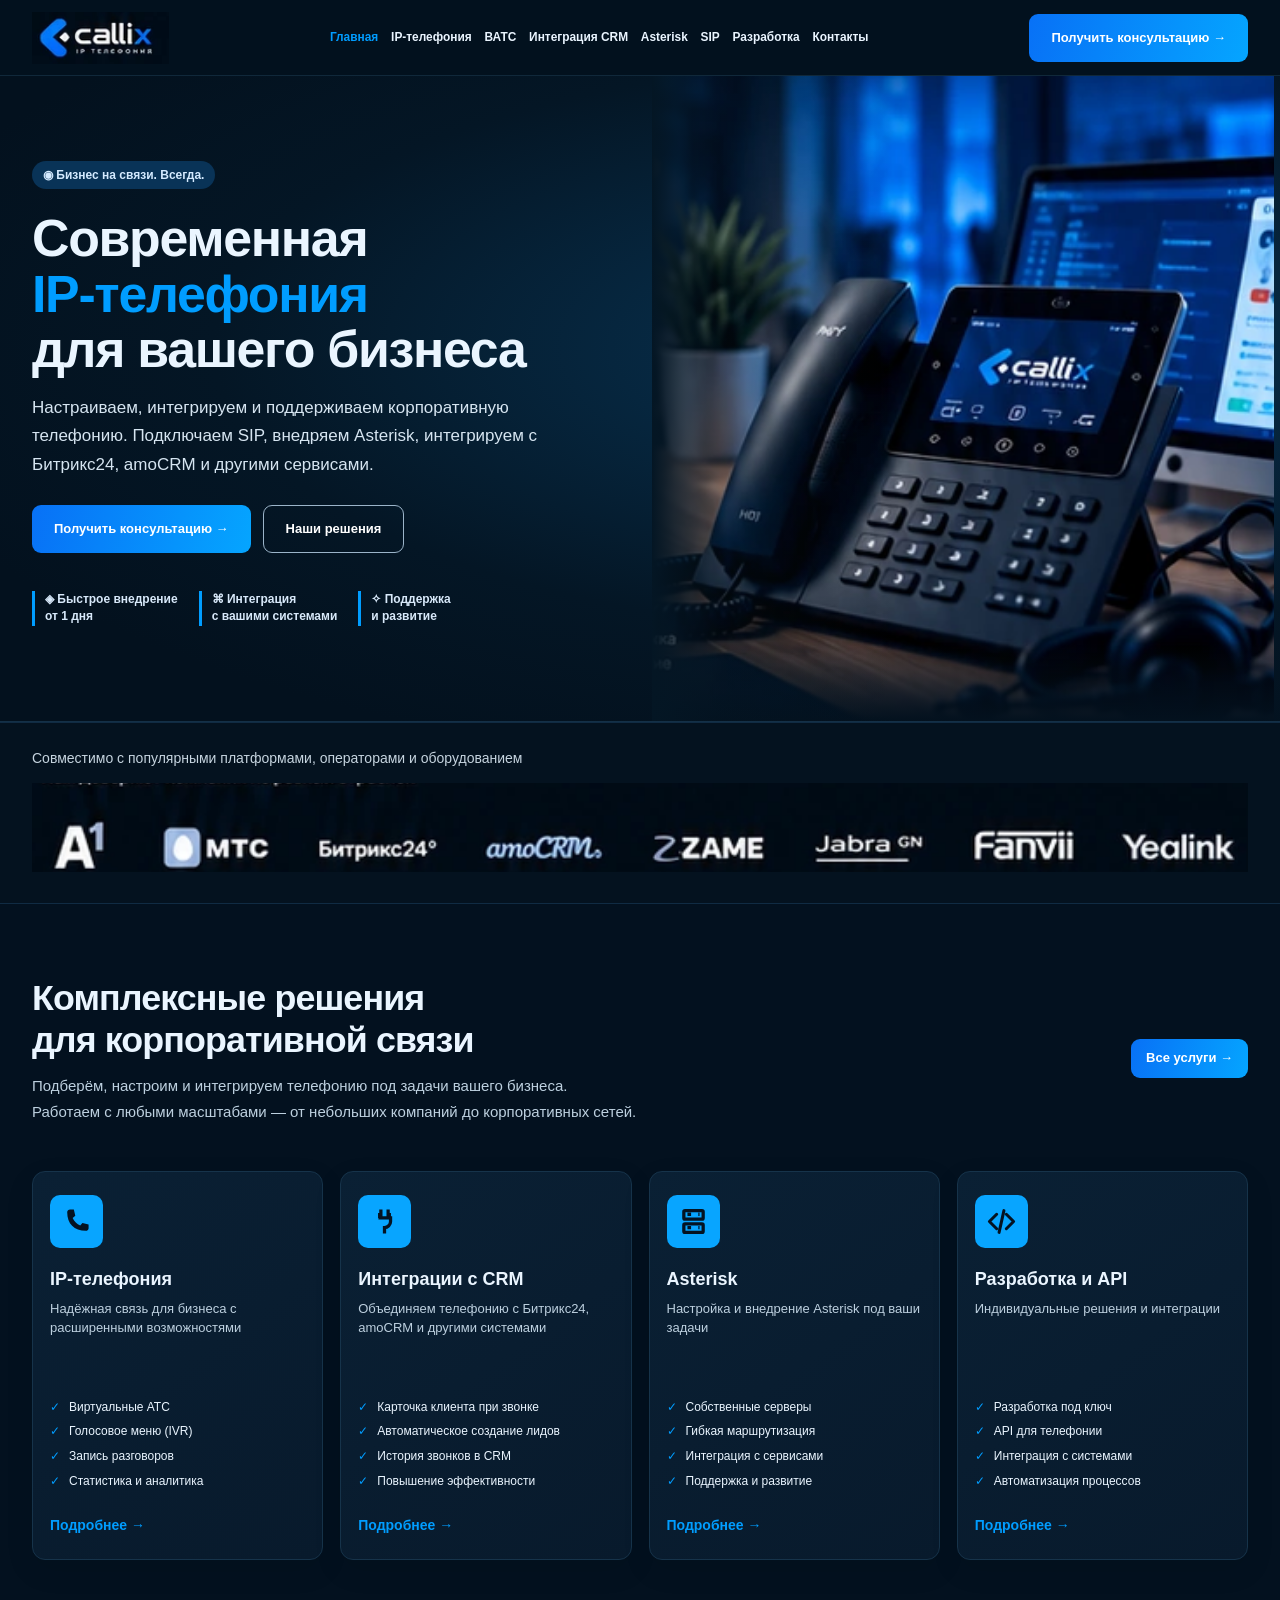
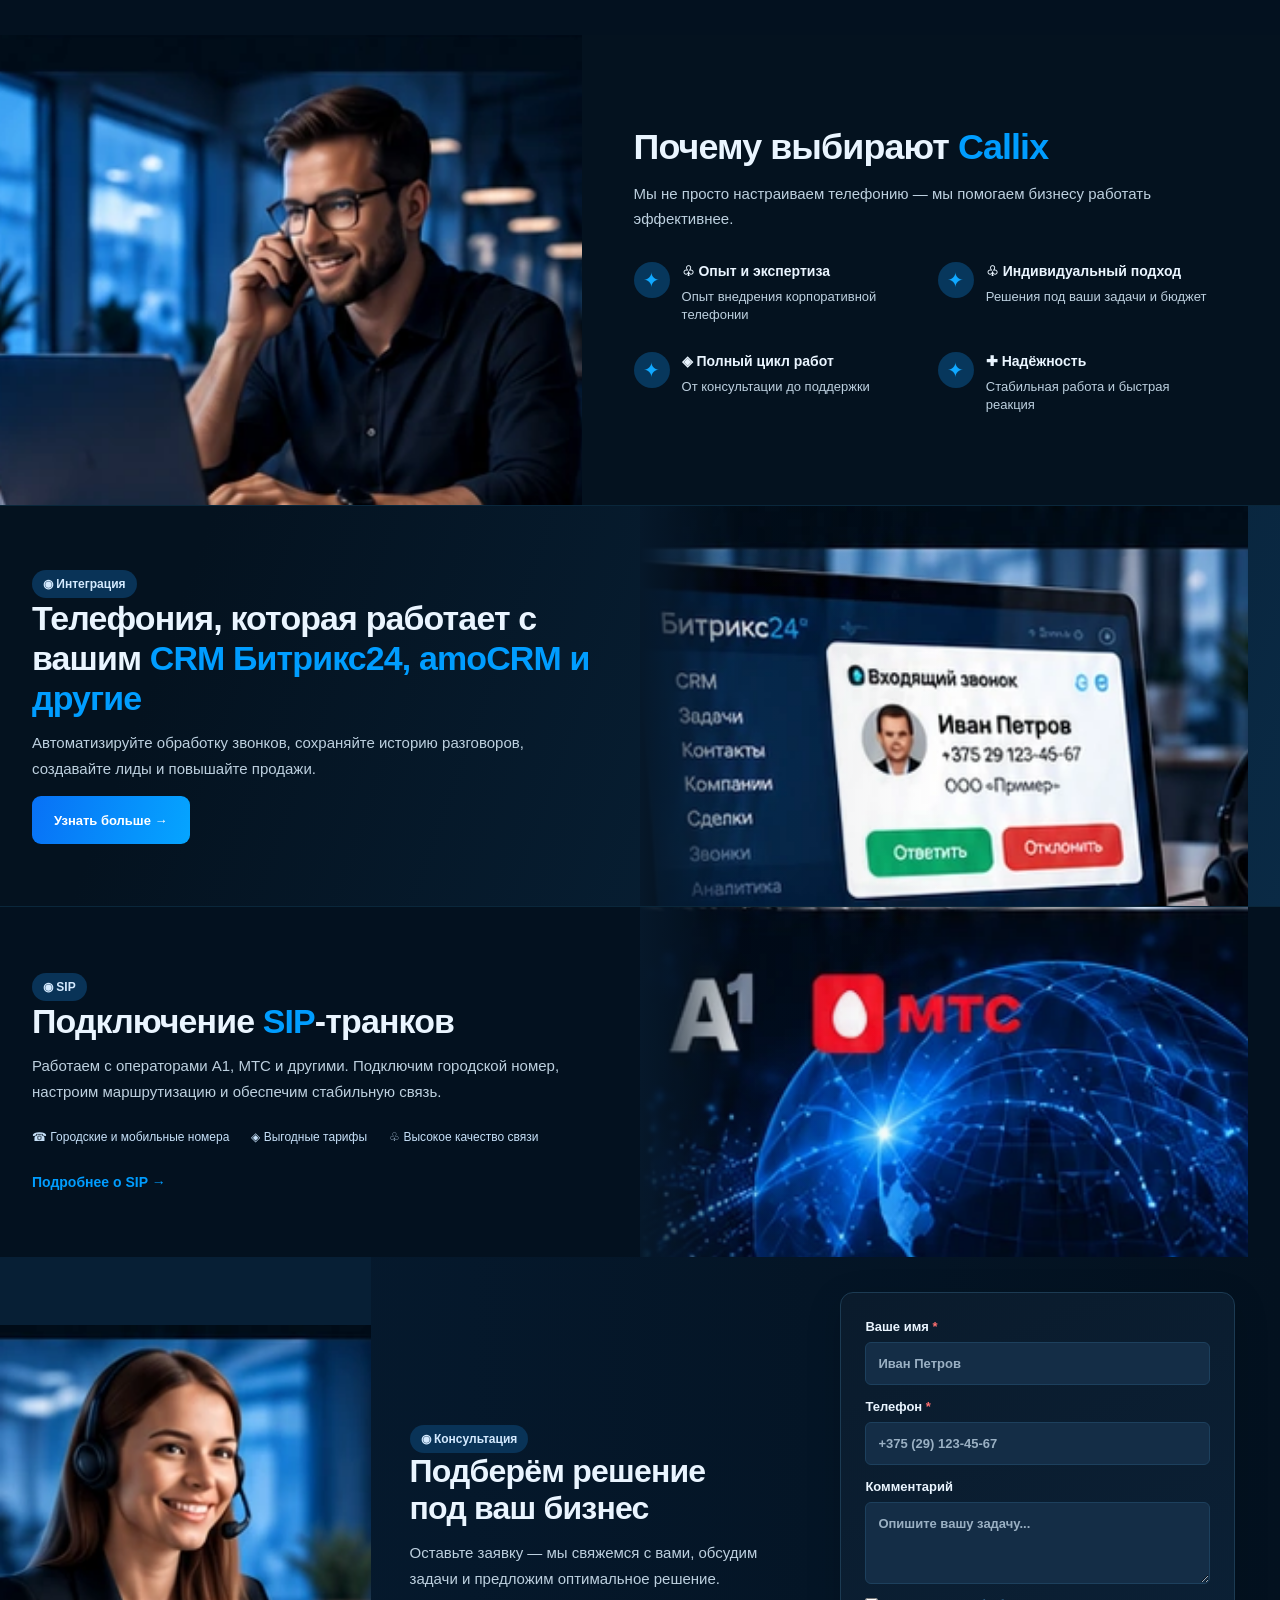
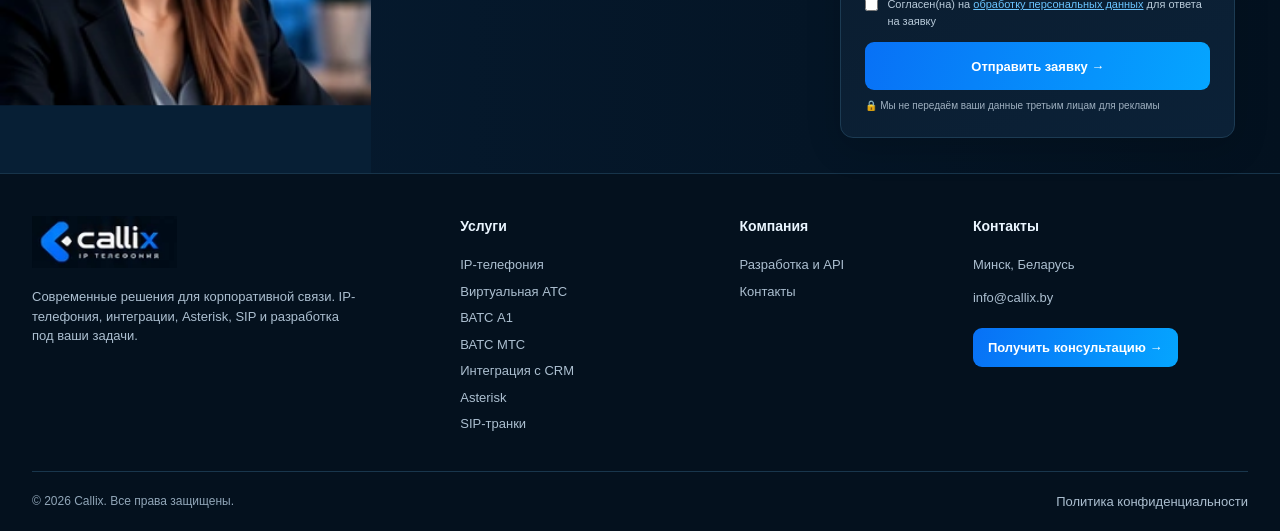
<file: index.html>
<!doctype html><html lang="ru"><head><meta charset="utf-8"><meta name="viewport" content="width=device-width,initial-scale=1"><meta name="theme-color" content="#04111f"><title>Callix — IP-телефония и интеграции с CRM для бизнеса</title><meta name="description" content="Callix — IP-телефония, виртуальная АТС, Asterisk, SIP-транки и интеграция с Битрикс24 и amoCRM."><link rel="stylesheet" href="/home.css"></head><body><header class="header"><div class="container nav"><a class="logo" href="/" aria-label="Callix — главная"><svg class="art-crop logo-crop" viewBox="16 8 127 48" preserveAspectRatio="xMidYMid slice" xmlns="http://www.w3.org/2000/svg" aria-hidden="true" focusable="false"><image href="/design-reference.webp" x="0" y="0" width="748" height="2103" /></svg></a><button class="menu-toggle" aria-expanded="false" aria-controls="site-nav" aria-label="Открыть меню">☰</button><nav id="site-nav" class="menu" aria-label="Главное меню"><a class="active" href="/">Главная</a><a href="/ip-telefoniya/">IP-телефония</a><a href="/vats/">ВАТС</a><a href="/integraciya-crm/">Интеграция CRM</a><a href="/asterisk/">Asterisk</a><a href="/sip/">SIP</a><a href="/razrabotka/">Разработка</a><a href="/kontakty/">Контакты</a></nav><a class="btn nav-cta" href="#consult">Получить консультацию →</a></div></header><main><section class="hero"><div class="container hero-grid"><div class="hero-copy"><span class="eyebrow">◉ Бизнес на связи. Всегда.</span><h1>Современная<br><em>IP-телефония</em><br>для вашего бизнеса</h1><p>Настраиваем, интегрируем и поддерживаем корпоративную телефонию. Подключаем SIP, внедряем Asterisk, интегрируем с Битрикс24, amoCRM и другими сервисами.</p><div class="actions"><a class="btn" href="#consult">Получить консультацию →</a><a class="btn btn-outline" href="#services">Наши решения</a></div><div class="hero-points"><span>◈ Быстрое внедрение<br>от 1 дня</span><span>⌘ Интеграция<br>с вашими системами</span><span>✧ Поддержка<br>и развитие</span></div></div><div class="hero-art" role="img" aria-label="Офисный IP-телефон Callix на рабочем столе"><svg class="art-crop " viewBox="386 70 362 369" preserveAspectRatio="xMidYMid slice" xmlns="http://www.w3.org/2000/svg" aria-hidden="true" focusable="false"><image href="/design-reference.webp" x="0" y="0" width="748" height="2103" /></svg></div></div></section><section class="trust"><div class="container"><p>Совместимо с популярными платформами, операторами и оборудованием</p><div class="brands-art" role="img" aria-label="A1, МТС, Битрикс24, amoCRM, ZAME, Jabra, Fanvil, Yealink"><svg class="art-crop brands-crop" viewBox="18 485 711 52" preserveAspectRatio="xMidYMid slice" xmlns="http://www.w3.org/2000/svg" aria-hidden="true" focusable="false"><image href="/design-reference.webp" x="0" y="0" width="748" height="2103" /></svg></div><div class="brands-mobile" aria-label="Операторы, CRM-системы и производители оборудования"><svg class="art-crop" viewBox="18 485 355 52" preserveAspectRatio="xMidYMid meet" xmlns="http://www.w3.org/2000/svg" aria-hidden="true"><image href="/design-reference.webp" width="748" height="2103"/></svg><svg class="art-crop" viewBox="373 485 356 52" preserveAspectRatio="xMidYMid meet" xmlns="http://www.w3.org/2000/svg" aria-hidden="true"><image href="/design-reference.webp" width="748" height="2103"/></svg></div></div></section><section class="section" id="services"><div class="container"><div class="section-head"><div><h2>Комплексные решения<br>для корпоративной связи</h2><p>Подберём, настроим и интегрируем телефонию под задачи вашего бизнеса.<br>Работаем с любыми масштабами — от небольших компаний до корпоративных сетей.</p></div><a class="btn small" href="/ip-telefoniya/">Все услуги →</a></div><div class="cards"><article class="card"><span class="card-icon"><svg viewBox="0 0 24 24" fill="currentColor" aria-hidden="true"><path d="M6.7 2h3.1l1.2 5.3-2.2 1.8c1.4 2.8 3.5 4.9 6.3 6.3l1.8-2.2 5.1 1.2v3.1c0 1.2-1 2.2-2.2 2.2C10 19.7 4.3 14 4.3 4.2 4.3 3 5.4 2 6.7 2z"/></svg></span><h3>IP-телефония</h3><p>Надёжная связь для бизнеса с расширенными возможностями</p><ul><li>Виртуальные АТС</li><li>Голосовое меню (IVR)</li><li>Запись разговоров</li><li>Статистика и аналитика</li></ul><a href="/ip-telefoniya/">Подробнее →</a></article><article class="card"><span class="card-icon"><svg viewBox="0 0 24 24" fill="none" stroke="currentColor" stroke-width="2.7" aria-hidden="true"><path d="M9 2v7M15 2v7M7 9h10v3a5 5 0 0 1-5 5v5M8 9V5M16 9V5"/></svg></span><h3>Интеграции с CRM</h3><p>Объединяем телефонию с Битрикс24, amoCRM и другими системами</p><ul><li>Карточка клиента при звонке</li><li>Автоматическое создание лидов</li><li>История звонков в CRM</li><li>Повышение эффективности</li></ul><a href="/integraciya-crm/">Подробнее →</a></article><article class="card"><span class="card-icon"><svg viewBox="0 0 24 24" fill="none" stroke="currentColor" stroke-width="2.7" aria-hidden="true"><rect x="4" y="3" width="16" height="7" rx="1"/><rect x="4" y="14" width="16" height="7" rx="1"/><path d="M7 6h3M7 17h3M16 6h1M16 17h1"/></svg></span><h3>Asterisk</h3><p>Настройка и внедрение Asterisk под ваши задачи</p><ul><li>Собственные серверы</li><li>Гибкая маршрутизация</li><li>Интеграция с сервисами</li><li>Поддержка и развитие</li></ul><a href="/asterisk/">Подробнее →</a></article><article class="card"><span class="card-icon"><svg viewBox="0 0 24 24" fill="none" stroke="currentColor" stroke-width="2.5" stroke-linecap="round" stroke-linejoin="round" aria-hidden="true"><path d="M8 6L2 12l6 6M16 6l6 6-6 6M14 3l-4 18"/></svg></span><h3>Разработка и API</h3><p>Индивидуальные решения и интеграции</p><ul><li>Разработка под ключ</li><li>API для телефонии</li><li>Интеграция с системами</li><li>Автоматизация процессов</li></ul><a href="/razrabotka/">Подробнее →</a></article></div></div></section><section class="why split"><div class="photo photo-man" role="img" aria-label="Специалист разговаривает по телефону в офисе"><svg class="art-crop " viewBox="0 966 334 245" preserveAspectRatio="xMidYMid slice" xmlns="http://www.w3.org/2000/svg" aria-hidden="true" focusable="false"><image href="/design-reference.webp" x="0" y="0" width="748" height="2103" /></svg></div><div class="split-copy"><h2>Почему выбирают <em>Callix</em></h2><p>Мы не просто настраиваем телефонию — мы помогаем бизнесу работать эффективнее.</p><div class="benefits"><div><strong>♧ Опыт и экспертиза</strong><span>Опыт внедрения корпоративной телефонии</span></div><div><strong>♧ Индивидуальный подход</strong><span>Решения под ваши задачи и бюджет</span></div><div><strong>◈ Полный цикл работ</strong><span>От консультации до поддержки</span></div><div><strong>✚ Надёжность</strong><span>Стабильная работа и быстрая реакция</span></div></div></div></section><section class="feature crm"><div class="container feature-grid"><div class="feature-copy"><span class="eyebrow">◉ Интеграция</span><h2>Телефония, которая работает с вашим <em>CRM Битрикс24, amoCRM и другие</em></h2><p>Автоматизируйте обработку звонков, сохраняйте историю разговоров, создавайте лиды и повышайте продажи.</p><a class="btn" href="/integraciya-crm/">Узнать больше →</a></div><div class="feature-art crm-art" role="img" aria-label="Интеграция входящего звонка с CRM Битрикс24"><svg class="art-crop " viewBox="380 1221 368 214" preserveAspectRatio="xMidYMid slice" xmlns="http://www.w3.org/2000/svg" aria-hidden="true" focusable="false"><image href="/design-reference.webp" x="0" y="0" width="748" height="2103" /></svg></div></div></section><section class="feature sip"><div class="container feature-grid"><div class="feature-copy"><span class="eyebrow">◉ SIP</span><h2>Подключение <em>SIP</em>-транков</h2><p>Работаем с операторами А1, МТС и другими. Подключим городской номер, настроим маршрутизацию и обеспечим стабильную связь.</p><div class="mini-benefits"><span>☎ Городские и мобильные номера</span><span>◈ Выгодные тарифы</span><span>♧ Высокое качество связи</span></div><a class="text-link" href="/sip/">Подробнее о SIP →</a></div><div class="feature-art sip-art" role="img" aria-label="SIP-транки и сеть связи"><svg class="art-crop " viewBox="438 1474 310 168" preserveAspectRatio="xMidYMid slice" xmlns="http://www.w3.org/2000/svg" aria-hidden="true" focusable="false"><image href="/design-reference.webp" x="0" y="0" width="748" height="2103" /></svg></div></div></section><section class="consult split" id="consult"><div class="photo photo-support" role="img" aria-label="Консультант Callix в гарнитуре"><svg class="art-crop " viewBox="0 1644 206 211" preserveAspectRatio="xMinYMid meet" xmlns="http://www.w3.org/2000/svg" aria-hidden="true" focusable="false"><defs><clipPath id="support-photo-clip"><rect x="0" y="1644" width="206" height="211"/></clipPath></defs><image href="/design-reference.webp" x="0" y="0" width="748" height="2103" clip-path="url(#support-photo-clip)" /></svg></div><div class="split-copy consult-copy"><div class="consult-text"><span class="eyebrow">◉ Консультация</span><h2>Подберём решение<br>под ваш бизнес</h2><p>Оставьте заявку — мы свяжемся с вами, обсудим задачи и предложим оптимальное решение.</p></div><form class="form" id="lead-form" action="/api/lead" method="post"><label>Ваше имя <span>*</span><input name="name" required minlength="2" maxlength="100" autocomplete="name" placeholder="Иван Петров"></label><label>Телефон <span>*</span><input name="phone" type="tel" required minlength="7" maxlength="35" autocomplete="tel" placeholder="+375 (29) 123-45-67"></label><label>Комментарий<textarea name="comment" rows="3" maxlength="2000" placeholder="Опишите вашу задачу..."></textarea></label><input class="honeypot" name="website" tabindex="-1" autocomplete="off" aria-hidden="true"><label class="consent"><input type="checkbox" name="consent" required><span>Согласен(на) на <a href="/privacy/" target="_blank" rel="noopener">обработку персональных данных</a> для ответа на заявку</span></label><button class="btn" type="submit">Отправить заявку →</button><p class="form-status" id="form-status" role="status" aria-live="polite"></p><small>🔒 Мы не передаём ваши данные третьим лицам для рекламы</small></form></div></section></main><footer class="footer"><div class="container footer-grid"><div><a class="logo" href="/"><svg class="art-crop logo-crop" viewBox="16 8 127 48" preserveAspectRatio="xMidYMid slice" xmlns="http://www.w3.org/2000/svg" aria-hidden="true" focusable="false"><image href="/design-reference.webp" x="0" y="0" width="748" height="2103" /></svg></a><p>Современные решения для корпоративной связи. IP-телефония, интеграции, Asterisk, SIP и разработка под ваши задачи.</p></div><div><h3>Услуги</h3><a href="/ip-telefoniya/">IP-телефония</a><a href="/vats/">Виртуальная АТС</a><a href="/vats-a1/">ВАТС А1</a><a href="/vats-mts/">ВАТС МТС</a><a href="/integraciya-crm/">Интеграция с CRM</a><a href="/asterisk/">Asterisk</a><a href="/sip/">SIP-транки</a></div><div><h3>Компания</h3><a href="/razrabotka/">Разработка и API</a><a href="/kontakty/">Контакты</a></div><div><h3>Контакты</h3><p>Минск, Беларусь</p><a href="mailto:info@callix.by">info@callix.by</a><a class="btn small" href="#consult">Получить консультацию →</a></div></div><div class="container foot-bottom"><span>© 2026 Callix. Все права защищены.</span><a href="/privacy/">Политика конфиденциальности</a></div></footer><script>const t=document.querySelector('.menu-toggle'),n=document.querySelector('.menu');t.addEventListener('click',()=>{const v=t.getAttribute('aria-expanded')!=='true';t.setAttribute('aria-expanded',String(v));n.classList.toggle('open',v)});n.addEventListener('click',e=>{if(e.target.closest('a')){n.classList.remove('open');t.setAttribute('aria-expanded','false')}});document.getElementById('lead-form').addEventListener('submit',async e=>{e.preventDefault();const f=e.currentTarget,s=document.getElementById('form-status'),b=f.querySelector('button');s.textContent='Отправляем...';b.disabled=true;try{const r=await fetch(f.action,{method:'POST',headers:{'Content-Type':'application/json'},body:JSON.stringify(Object.fromEntries(new FormData(f)))});const j=await r.json();if(!r.ok)throw Error(j.error||'Ошибка отправки');s.textContent='Спасибо! Ваша заявка принята.';f.reset()}catch(err){s.textContent=err.message||'Не удалось отправить. Попробуйте ещё раз.'}finally{b.disabled=false}});</script></body></html>
</file>
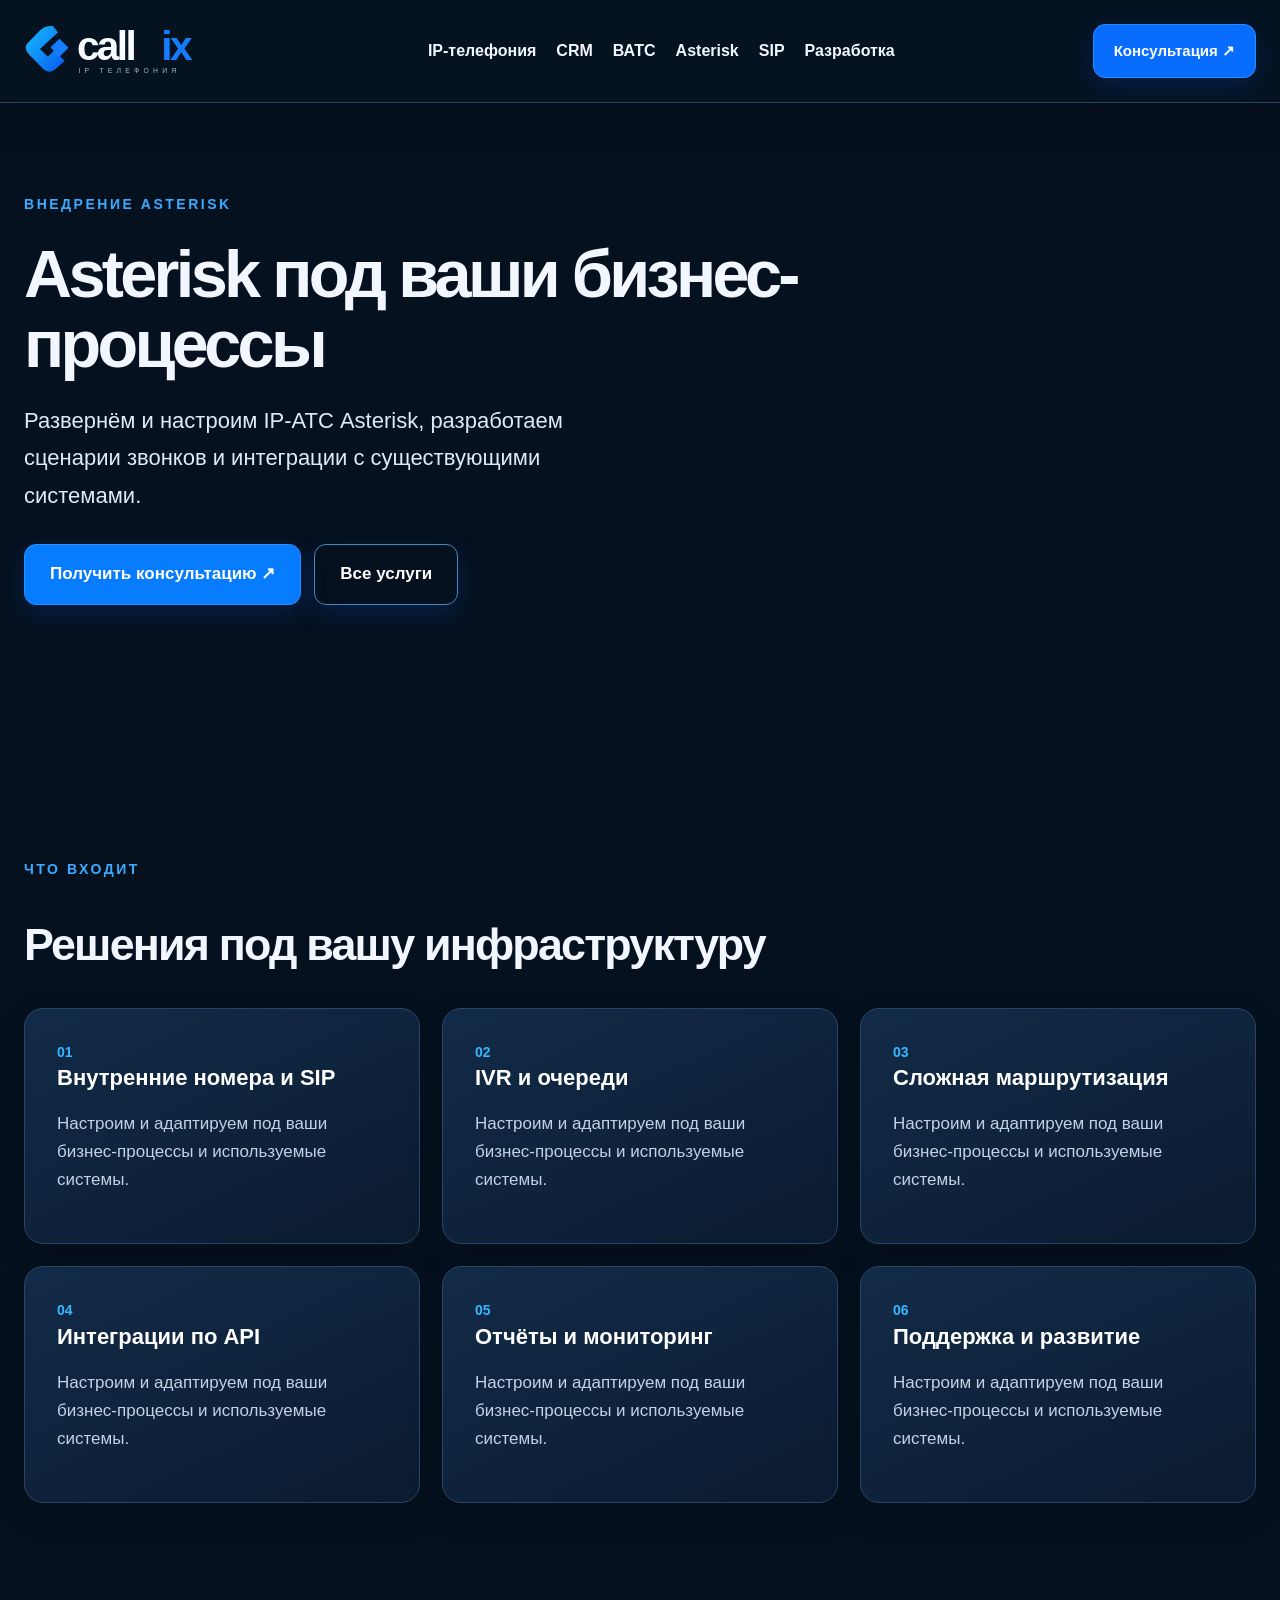
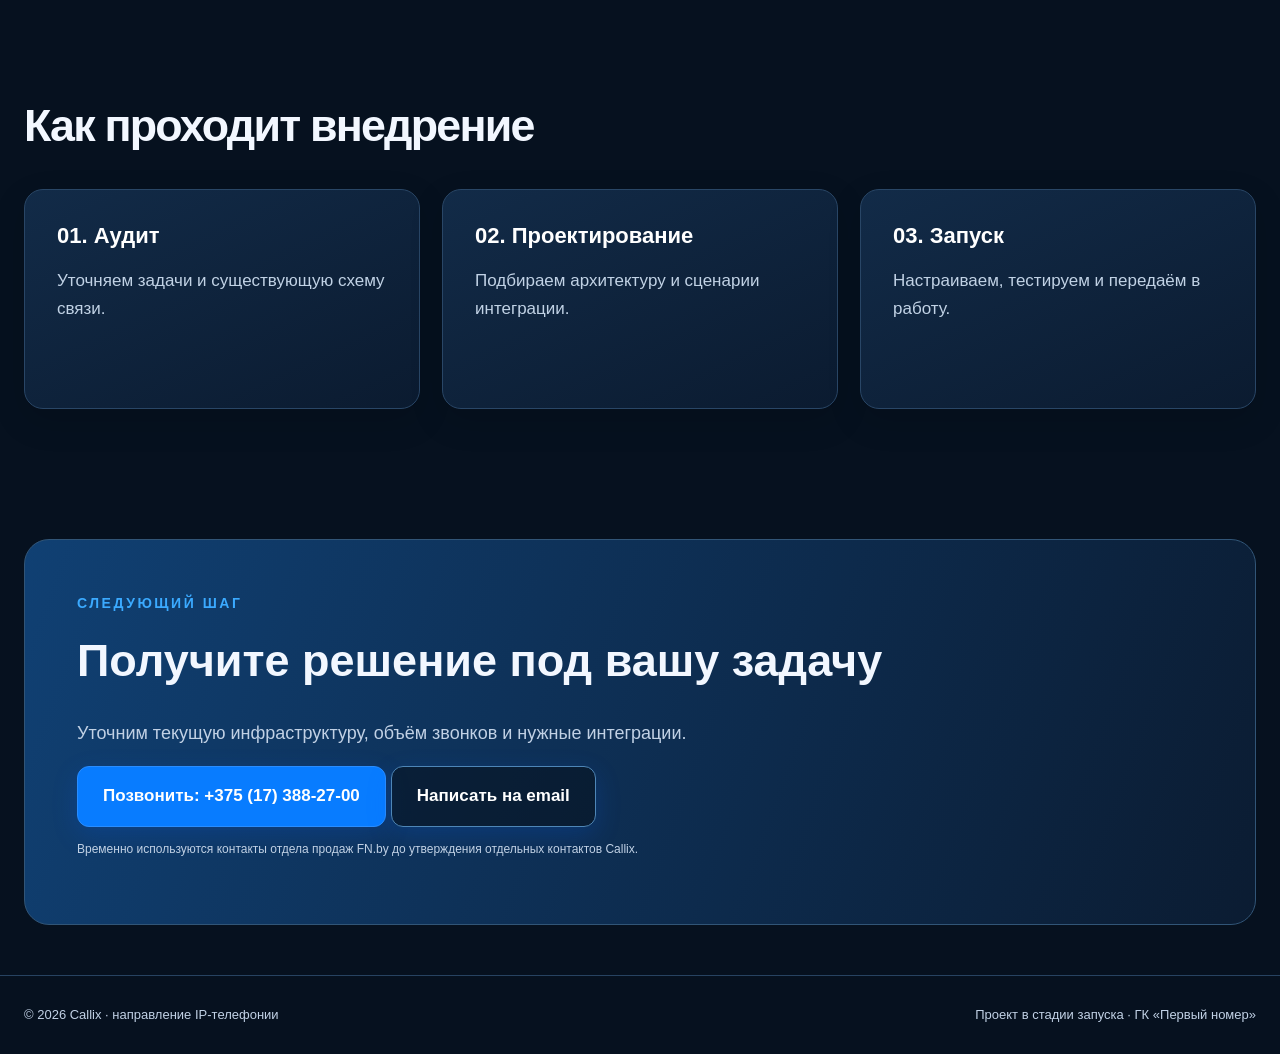
<file: asterisk/index.html>
<!doctype html><html lang="ru"><head><meta charset="utf-8"><meta name="viewport" content="width=device-width,initial-scale=1"><meta name="theme-color" content="#070d1a"><title>Настройка и внедрение Asterisk | Callix</title><meta name="description" content="Развернём и настроим IP-АТС Asterisk, разработаем сценарии звонков и интеграции с существующими системами."><link rel="canonical" href="https://callix.by/"><link rel="stylesheet" href="/style.css"></head><body><header><div class="wrap nav"><a href="/" class="brand" aria-label="Callix главная"><span class="mark">‹</span>call<em>ix</em></a><nav><a href="/ip-telefoniya/">IP-телефония</a><a href="/integraciya-crm/">CRM</a><a href="/vats/">ВАТС</a><a href="/asterisk/">Asterisk</a><a href="/sip/">SIP</a><a href="/razrabotka/">Разработка</a></nav><a class="btn" href="/kontakty/">Консультация ↗</a></div></header><main><section class="wrap hero"><div class="eyebrow">Внедрение Asterisk</div><h1>Asterisk под ваши бизнес-процессы</h1><p class="lead">Развернём и настроим IP-АТС Asterisk, разработаем сценарии звонков и интеграции с существующими системами.</p><div class="actions"><a class="btn" href="#contact">Получить консультацию ↗</a><a class="btn outline" href="/#services">Все услуги</a></div></section><section class="wrap section"><div class="eyebrow">Что входит</div><h2>Решения под вашу инфраструктуру</h2><div class="grid"><article class="card"><div class="num">01</div><h3>Внутренние номера и SIP</h3><p>Настроим и адаптируем под ваши бизнес-процессы и используемые системы.</p></article><article class="card"><div class="num">02</div><h3>IVR и очереди</h3><p>Настроим и адаптируем под ваши бизнес-процессы и используемые системы.</p></article><article class="card"><div class="num">03</div><h3>Сложная маршрутизация</h3><p>Настроим и адаптируем под ваши бизнес-процессы и используемые системы.</p></article><article class="card"><div class="num">04</div><h3>Интеграции по API</h3><p>Настроим и адаптируем под ваши бизнес-процессы и используемые системы.</p></article><article class="card"><div class="num">05</div><h3>Отчёты и мониторинг</h3><p>Настроим и адаптируем под ваши бизнес-процессы и используемые системы.</p></article><article class="card"><div class="num">06</div><h3>Поддержка и развитие</h3><p>Настроим и адаптируем под ваши бизнес-процессы и используемые системы.</p></article></div></section><section class="wrap section faq"><h2>Как проходит внедрение</h2><div class="grid"><div class="card"><h3>01. Аудит</h3><p>Уточняем задачи и существующую схему связи.</p></div><div class="card"><h3>02. Проектирование</h3><p>Подбираем архитектуру и сценарии интеграции.</p></div><div class="card"><h3>03. Запуск</h3><p>Настраиваем, тестируем и передаём в работу.</p></div></div></section><div id="contact"><section class="wrap"><div class="cta"><div class="eyebrow">Следующий шаг</div><h2>Получите решение под вашу задачу</h2><p class="muted">Уточним текущую инфраструктуру, объём звонков и нужные интеграции.</p><a class="btn" href="tel:+375173882700">Позвонить: +375 (17) 388-27-00</a> <a class="btn outline" href="mailto:info@fn.by?subject=Заявка%20Callix">Написать на email</a><p class="muted" style="font-size:12px">Временно используются контакты отдела продаж FN.by до утверждения отдельных контактов Callix.</p></div></section></div></main><footer><div class="wrap foot"><span>© 2026 Callix · направление IP-телефонии</span><span>Проект в стадии запуска · <a href="https://fn.by">ГК «Первый номер»</a></span></div></footer></body></html>
</file>
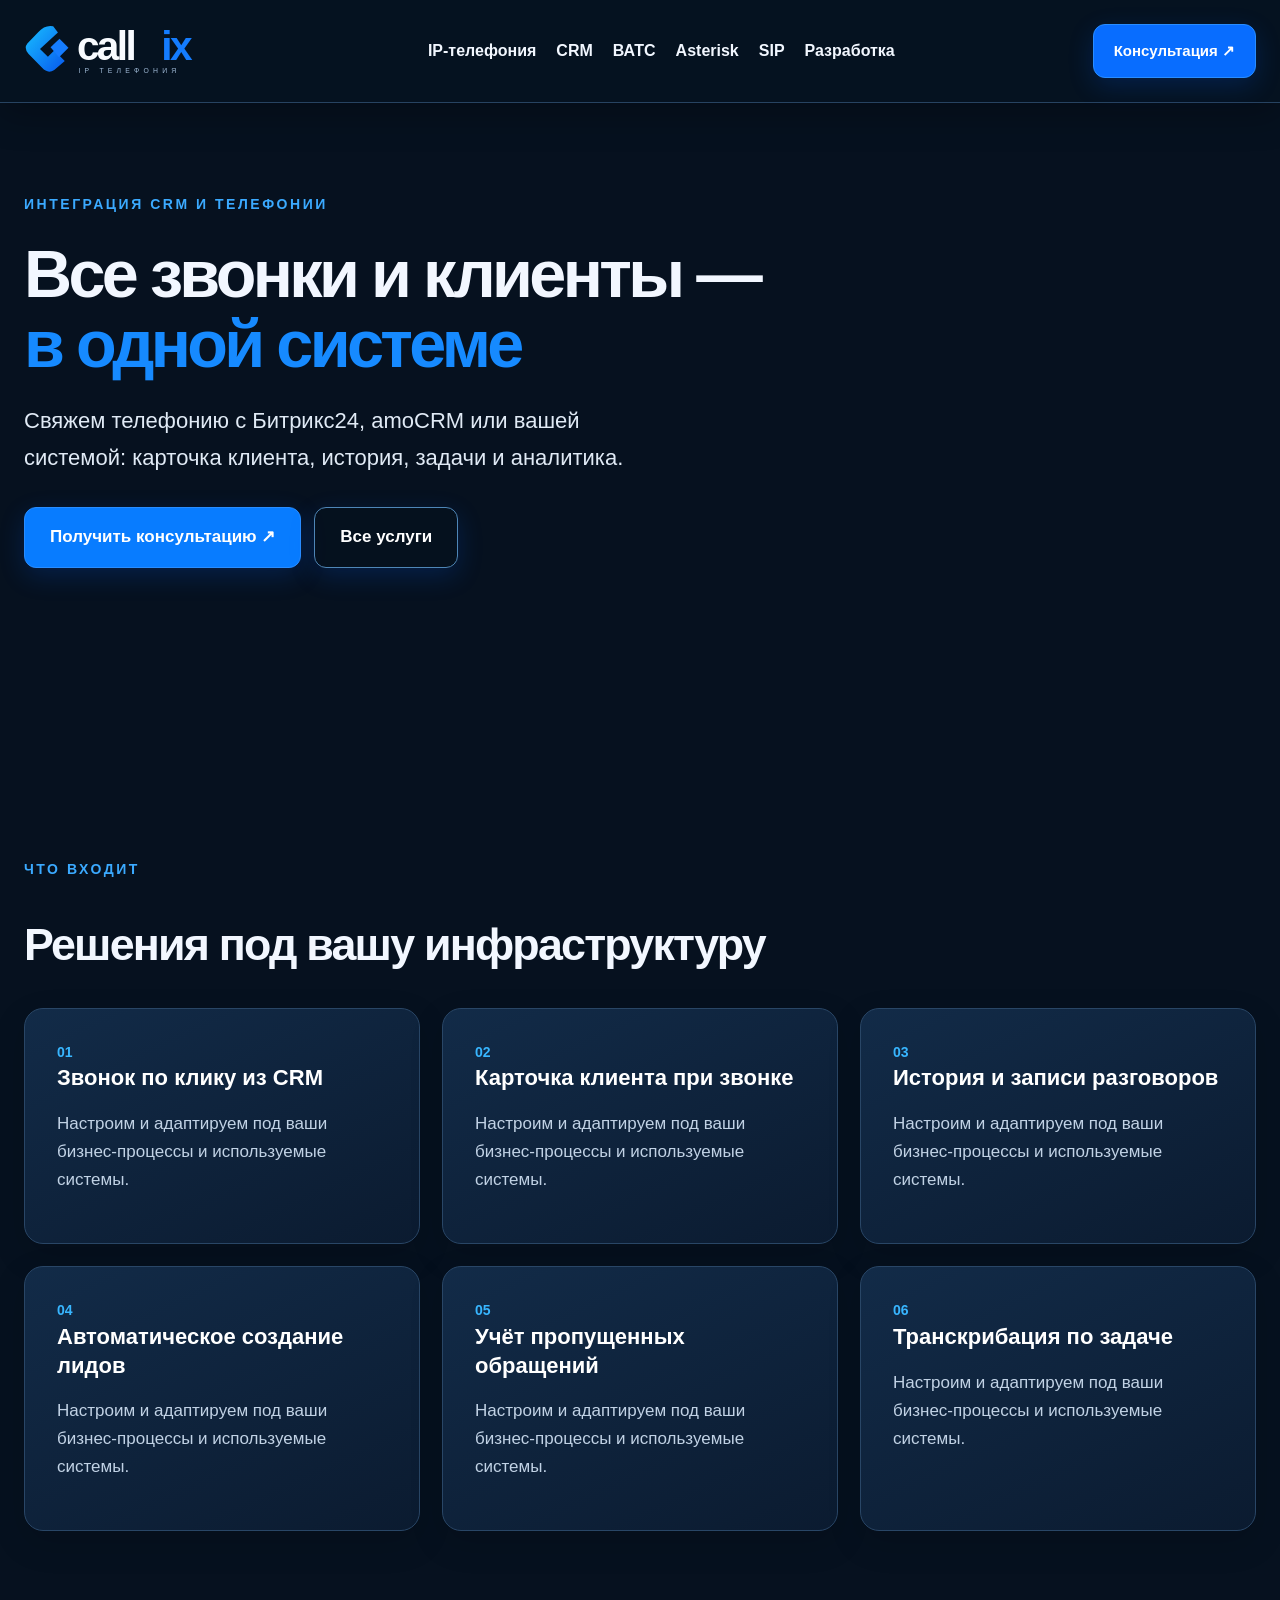
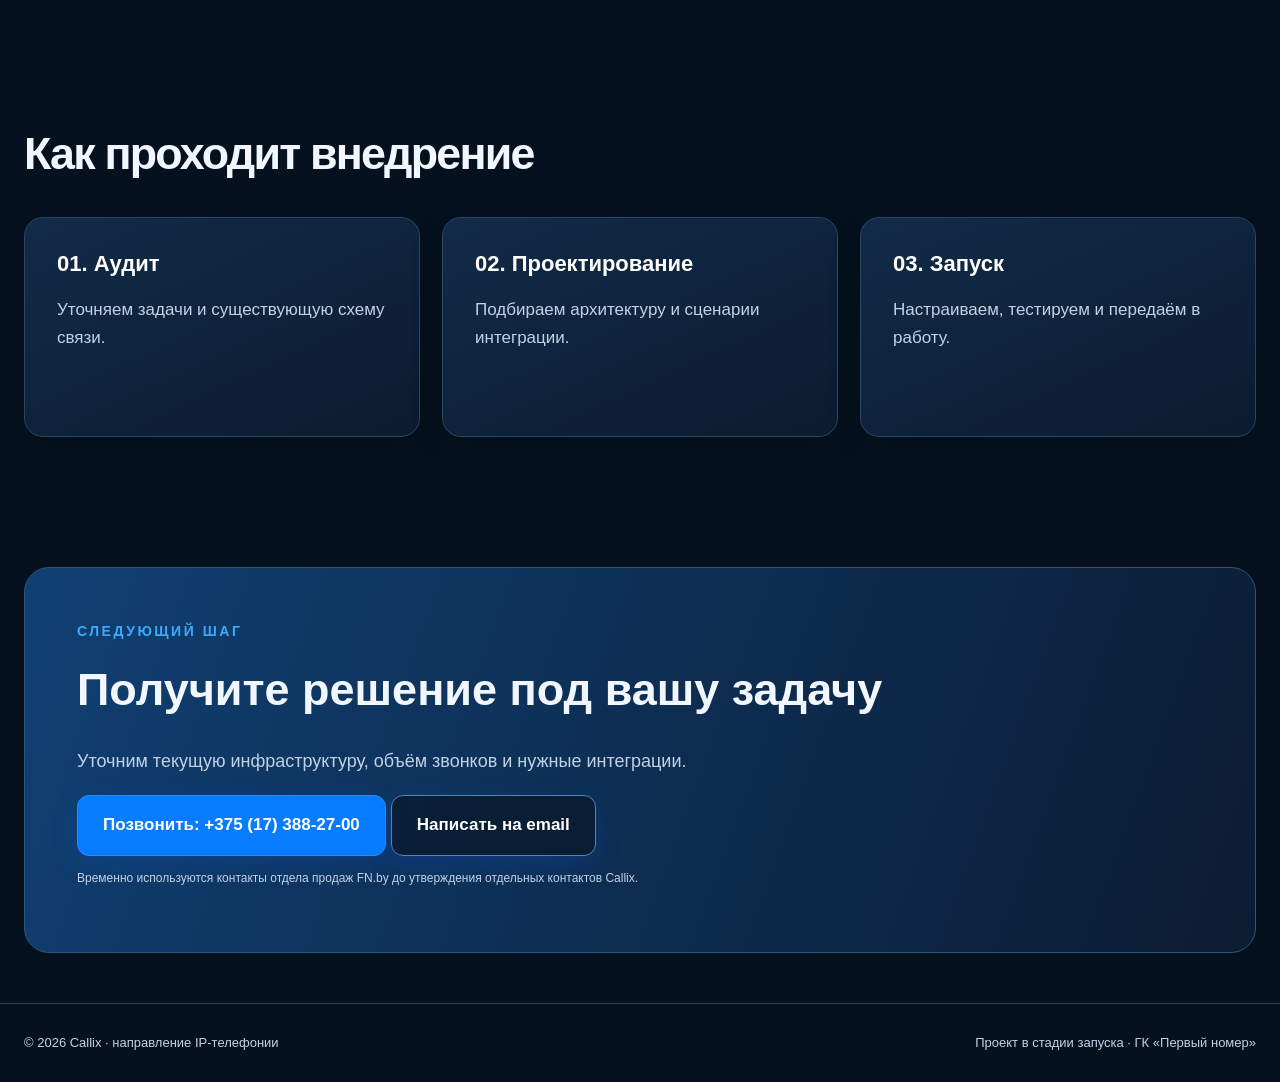
<file: integraciya-crm/index.html>
<!doctype html><html lang="ru"><head><meta charset="utf-8"><meta name="viewport" content="width=device-width,initial-scale=1"><meta name="theme-color" content="#070d1a"><title>Интеграция телефонии с CRM | Callix</title><meta name="description" content="Свяжем телефонию с Битрикс24, amoCRM или вашей системой: карточка клиента, история, задачи и аналитика."><link rel="canonical" href="https://callix.by/"><link rel="stylesheet" href="/style.css"></head><body><header><div class="wrap nav"><a href="/" class="brand" aria-label="Callix главная"><span class="mark">‹</span>call<em>ix</em></a><nav><a href="/ip-telefoniya/">IP-телефония</a><a href="/integraciya-crm/">CRM</a><a href="/vats/">ВАТС</a><a href="/asterisk/">Asterisk</a><a href="/sip/">SIP</a><a href="/razrabotka/">Разработка</a></nav><a class="btn" href="/kontakty/">Консультация ↗</a></div></header><main><section class="wrap hero"><div class="eyebrow">Интеграция CRM и телефонии</div><h1>Все звонки и клиенты — <span>в одной системе</span></h1><p class="lead">Свяжем телефонию с Битрикс24, amoCRM или вашей системой: карточка клиента, история, задачи и аналитика.</p><div class="actions"><a class="btn" href="#contact">Получить консультацию ↗</a><a class="btn outline" href="/#services">Все услуги</a></div></section><section class="wrap section"><div class="eyebrow">Что входит</div><h2>Решения под вашу инфраструктуру</h2><div class="grid"><article class="card"><div class="num">01</div><h3>Звонок по клику из CRM</h3><p>Настроим и адаптируем под ваши бизнес-процессы и используемые системы.</p></article><article class="card"><div class="num">02</div><h3>Карточка клиента при звонке</h3><p>Настроим и адаптируем под ваши бизнес-процессы и используемые системы.</p></article><article class="card"><div class="num">03</div><h3>История и записи разговоров</h3><p>Настроим и адаптируем под ваши бизнес-процессы и используемые системы.</p></article><article class="card"><div class="num">04</div><h3>Автоматическое создание лидов</h3><p>Настроим и адаптируем под ваши бизнес-процессы и используемые системы.</p></article><article class="card"><div class="num">05</div><h3>Учёт пропущенных обращений</h3><p>Настроим и адаптируем под ваши бизнес-процессы и используемые системы.</p></article><article class="card"><div class="num">06</div><h3>Транскрибация по задаче</h3><p>Настроим и адаптируем под ваши бизнес-процессы и используемые системы.</p></article></div></section><section class="wrap section faq"><h2>Как проходит внедрение</h2><div class="grid"><div class="card"><h3>01. Аудит</h3><p>Уточняем задачи и существующую схему связи.</p></div><div class="card"><h3>02. Проектирование</h3><p>Подбираем архитектуру и сценарии интеграции.</p></div><div class="card"><h3>03. Запуск</h3><p>Настраиваем, тестируем и передаём в работу.</p></div></div></section><div id="contact"><section class="wrap"><div class="cta"><div class="eyebrow">Следующий шаг</div><h2>Получите решение под вашу задачу</h2><p class="muted">Уточним текущую инфраструктуру, объём звонков и нужные интеграции.</p><a class="btn" href="tel:+375173882700">Позвонить: +375 (17) 388-27-00</a> <a class="btn outline" href="mailto:info@fn.by?subject=Заявка%20Callix">Написать на email</a><p class="muted" style="font-size:12px">Временно используются контакты отдела продаж FN.by до утверждения отдельных контактов Callix.</p></div></section></div></main><footer><div class="wrap foot"><span>© 2026 Callix · направление IP-телефонии</span><span>Проект в стадии запуска · <a href="https://fn.by">ГК «Первый номер»</a></span></div></footer></body></html>
</file>
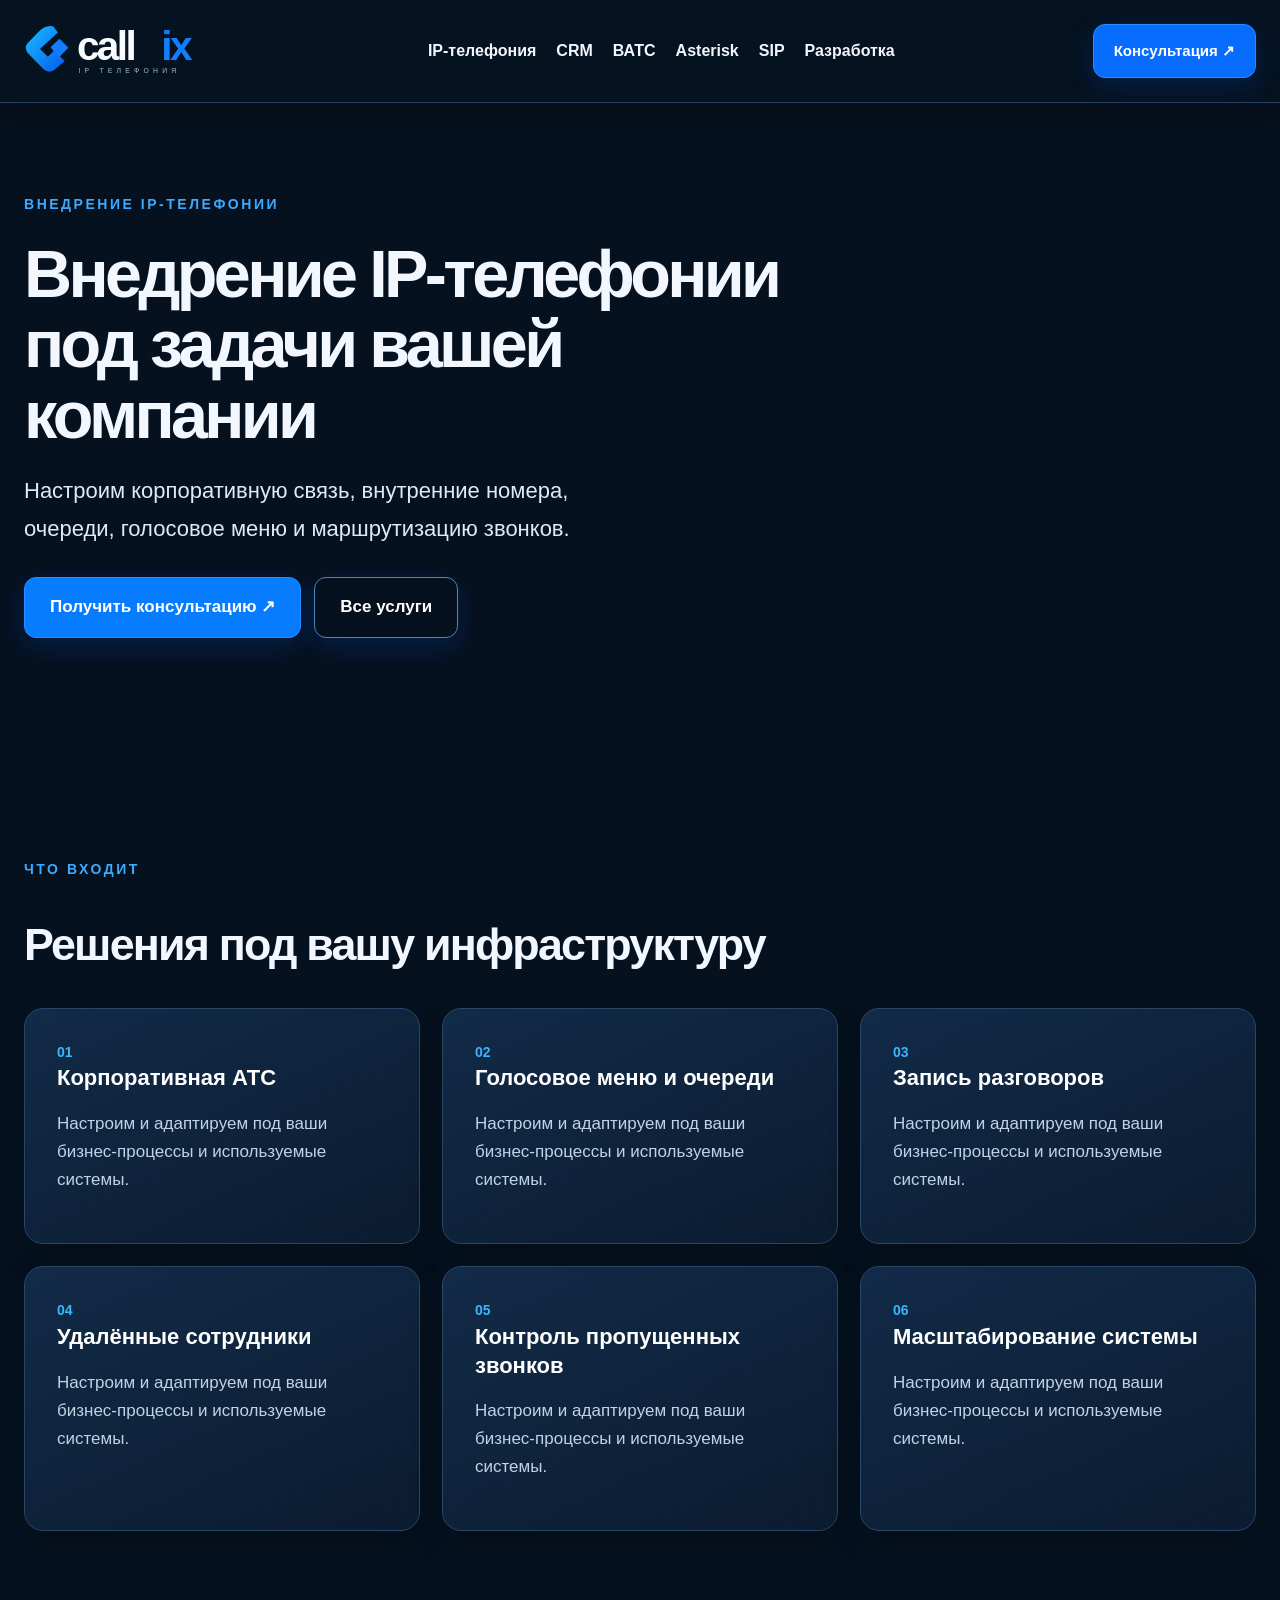
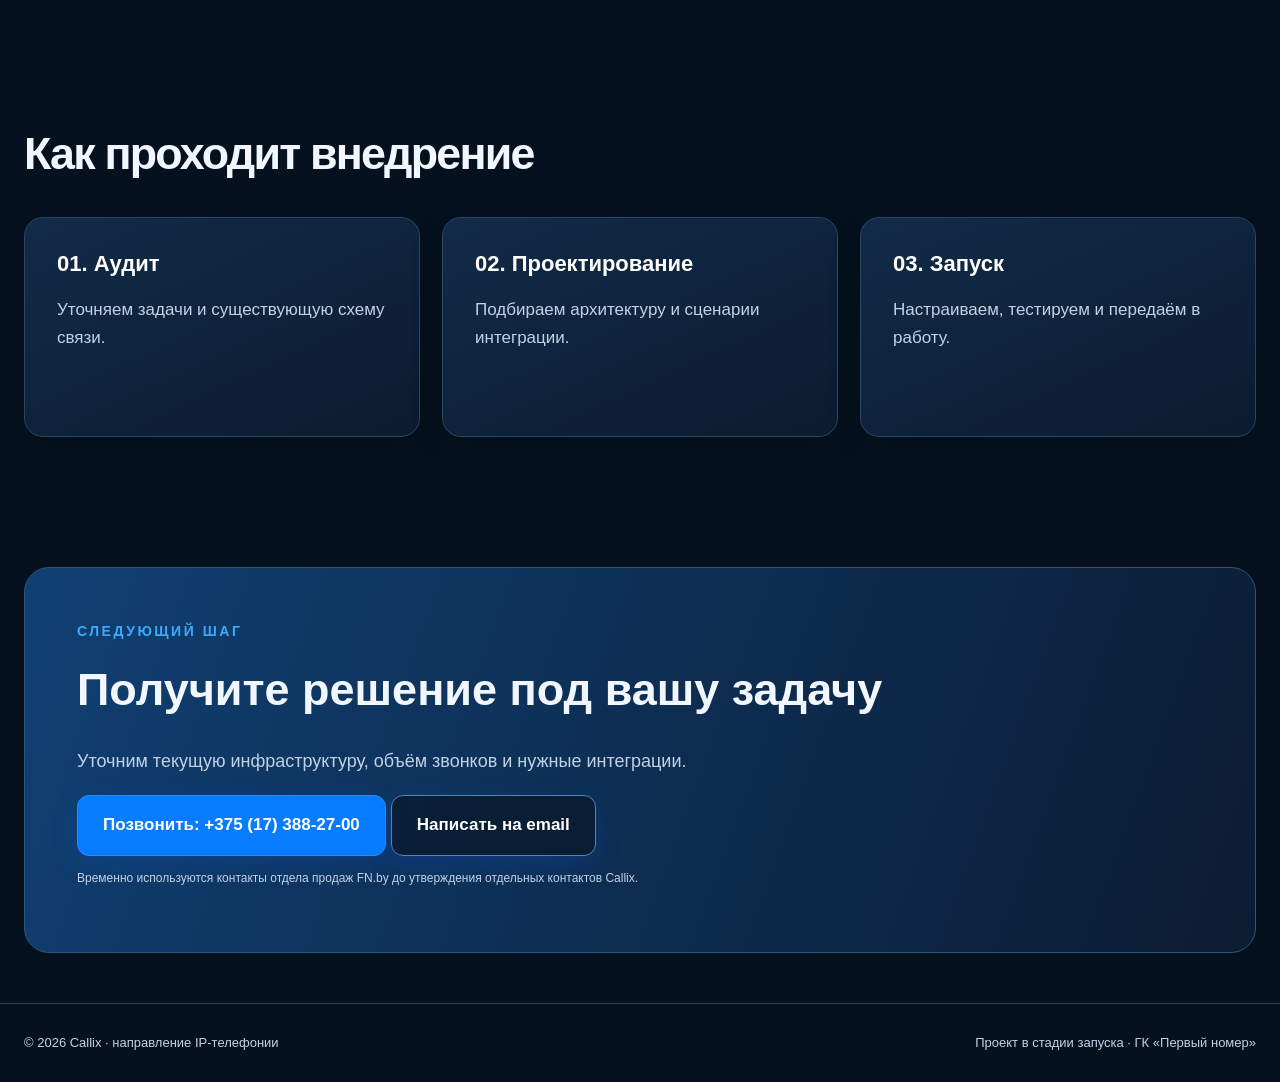
<file: ip-telefoniya/index.html>
<!doctype html><html lang="ru"><head><meta charset="utf-8"><meta name="viewport" content="width=device-width,initial-scale=1"><meta name="theme-color" content="#070d1a"><title>IP-телефония для бизнеса | Callix</title><meta name="description" content="Настроим корпоративную связь, внутренние номера, очереди, голосовое меню и маршрутизацию звонков."><link rel="canonical" href="https://callix.by/"><link rel="stylesheet" href="/style.css"></head><body><header><div class="wrap nav"><a href="/" class="brand" aria-label="Callix главная"><span class="mark">‹</span>call<em>ix</em></a><nav><a href="/ip-telefoniya/">IP-телефония</a><a href="/integraciya-crm/">CRM</a><a href="/vats/">ВАТС</a><a href="/asterisk/">Asterisk</a><a href="/sip/">SIP</a><a href="/razrabotka/">Разработка</a></nav><a class="btn" href="/kontakty/">Консультация ↗</a></div></header><main><section class="wrap hero"><div class="eyebrow">Внедрение IP-телефонии</div><h1>Внедрение IP-телефонии под задачи вашей компании</h1><p class="lead">Настроим корпоративную связь, внутренние номера, очереди, голосовое меню и маршрутизацию звонков.</p><div class="actions"><a class="btn" href="#contact">Получить консультацию ↗</a><a class="btn outline" href="/#services">Все услуги</a></div></section><section class="wrap section"><div class="eyebrow">Что входит</div><h2>Решения под вашу инфраструктуру</h2><div class="grid"><article class="card"><div class="num">01</div><h3>Корпоративная АТС</h3><p>Настроим и адаптируем под ваши бизнес-процессы и используемые системы.</p></article><article class="card"><div class="num">02</div><h3>Голосовое меню и очереди</h3><p>Настроим и адаптируем под ваши бизнес-процессы и используемые системы.</p></article><article class="card"><div class="num">03</div><h3>Запись разговоров</h3><p>Настроим и адаптируем под ваши бизнес-процессы и используемые системы.</p></article><article class="card"><div class="num">04</div><h3>Удалённые сотрудники</h3><p>Настроим и адаптируем под ваши бизнес-процессы и используемые системы.</p></article><article class="card"><div class="num">05</div><h3>Контроль пропущенных звонков</h3><p>Настроим и адаптируем под ваши бизнес-процессы и используемые системы.</p></article><article class="card"><div class="num">06</div><h3>Масштабирование системы</h3><p>Настроим и адаптируем под ваши бизнес-процессы и используемые системы.</p></article></div></section><section class="wrap section faq"><h2>Как проходит внедрение</h2><div class="grid"><div class="card"><h3>01. Аудит</h3><p>Уточняем задачи и существующую схему связи.</p></div><div class="card"><h3>02. Проектирование</h3><p>Подбираем архитектуру и сценарии интеграции.</p></div><div class="card"><h3>03. Запуск</h3><p>Настраиваем, тестируем и передаём в работу.</p></div></div></section><div id="contact"><section class="wrap"><div class="cta"><div class="eyebrow">Следующий шаг</div><h2>Получите решение под вашу задачу</h2><p class="muted">Уточним текущую инфраструктуру, объём звонков и нужные интеграции.</p><a class="btn" href="tel:+375173882700">Позвонить: +375 (17) 388-27-00</a> <a class="btn outline" href="mailto:info@fn.by?subject=Заявка%20Callix">Написать на email</a><p class="muted" style="font-size:12px">Временно используются контакты отдела продаж FN.by до утверждения отдельных контактов Callix.</p></div></section></div></main><footer><div class="wrap foot"><span>© 2026 Callix · направление IP-телефонии</span><span>Проект в стадии запуска · <a href="https://fn.by">ГК «Первый номер»</a></span></div></footer></body></html>
</file>
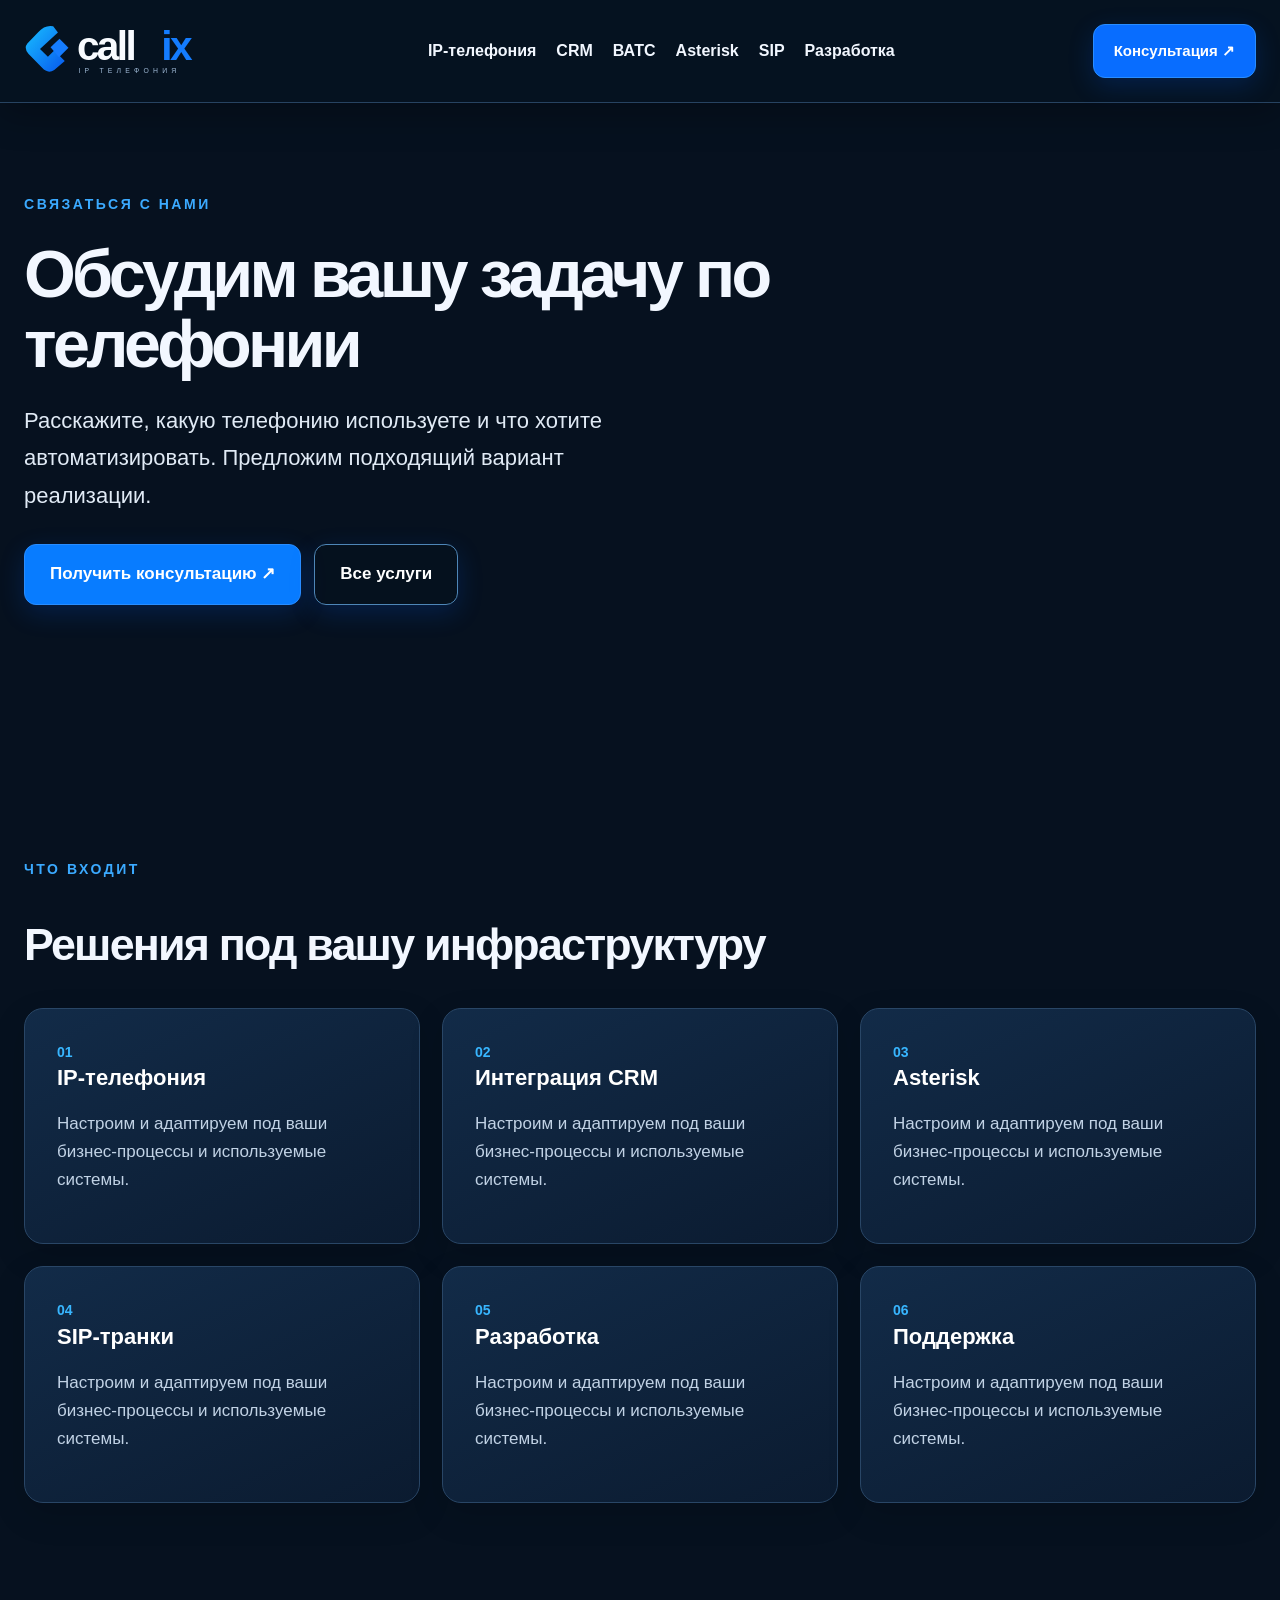
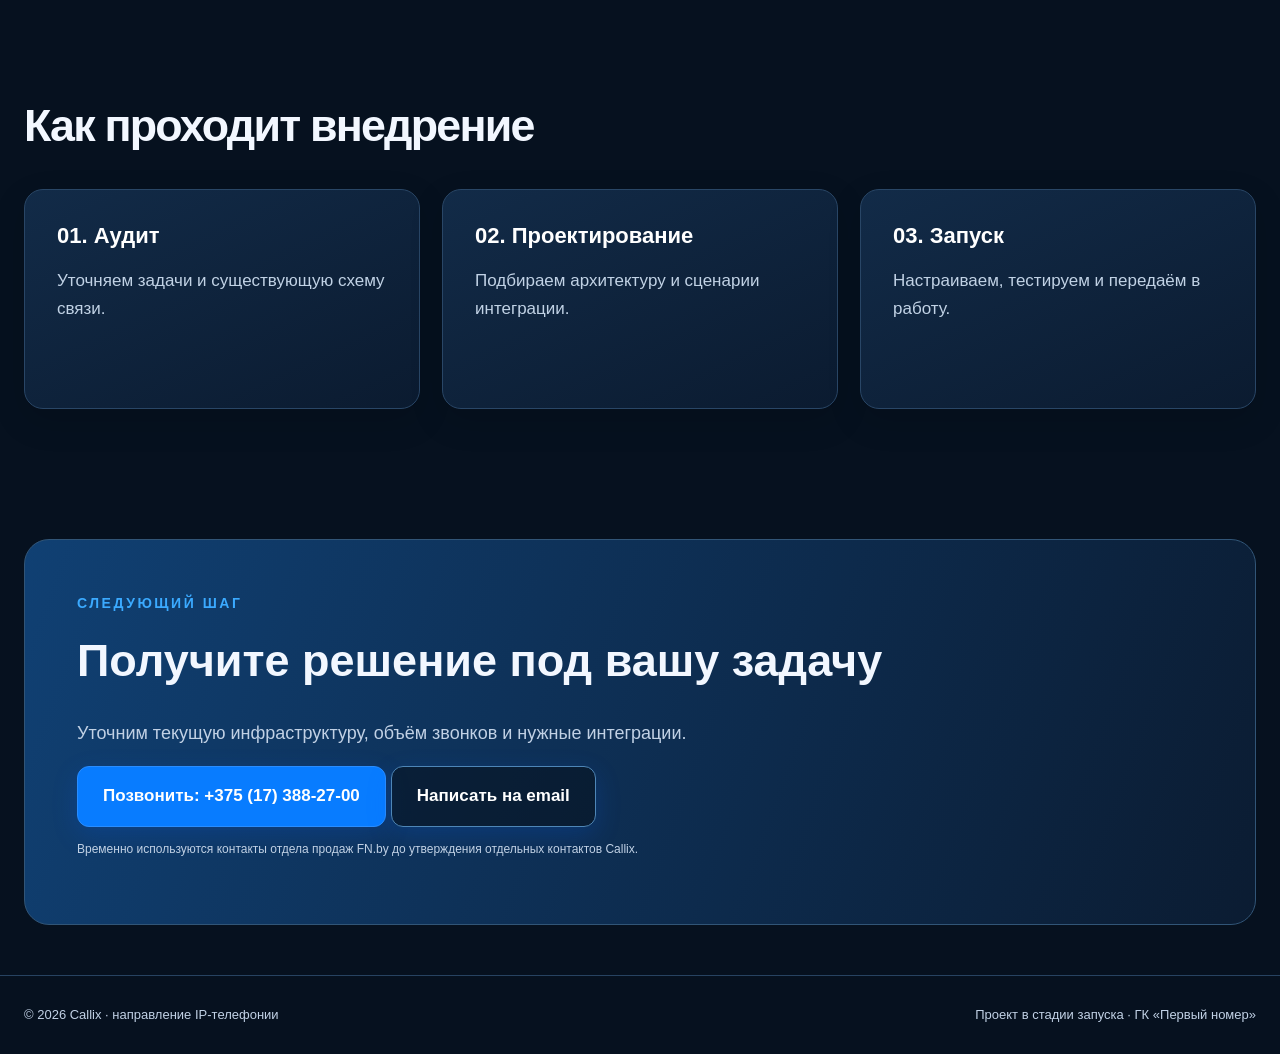
<file: kontakty/index.html>
<!doctype html><html lang="ru"><head><meta charset="utf-8"><meta name="viewport" content="width=device-width,initial-scale=1"><meta name="theme-color" content="#070d1a"><title>Контакты Callix | Callix</title><meta name="description" content="Расскажите, какую телефонию используете и что хотите автоматизировать. Предложим подходящий вариант реализации."><link rel="canonical" href="https://callix.by/"><link rel="stylesheet" href="/style.css"></head><body><header><div class="wrap nav"><a href="/" class="brand" aria-label="Callix главная"><span class="mark">‹</span>call<em>ix</em></a><nav><a href="/ip-telefoniya/">IP-телефония</a><a href="/integraciya-crm/">CRM</a><a href="/vats/">ВАТС</a><a href="/asterisk/">Asterisk</a><a href="/sip/">SIP</a><a href="/razrabotka/">Разработка</a></nav><a class="btn" href="/kontakty/">Консультация ↗</a></div></header><main><section class="wrap hero"><div class="eyebrow">Связаться с нами</div><h1>Обсудим вашу задачу по телефонии</h1><p class="lead">Расскажите, какую телефонию используете и что хотите автоматизировать. Предложим подходящий вариант реализации.</p><div class="actions"><a class="btn" href="#contact">Получить консультацию ↗</a><a class="btn outline" href="/#services">Все услуги</a></div></section><section class="wrap section"><div class="eyebrow">Что входит</div><h2>Решения под вашу инфраструктуру</h2><div class="grid"><article class="card"><div class="num">01</div><h3>IP-телефония</h3><p>Настроим и адаптируем под ваши бизнес-процессы и используемые системы.</p></article><article class="card"><div class="num">02</div><h3>Интеграция CRM</h3><p>Настроим и адаптируем под ваши бизнес-процессы и используемые системы.</p></article><article class="card"><div class="num">03</div><h3>Asterisk</h3><p>Настроим и адаптируем под ваши бизнес-процессы и используемые системы.</p></article><article class="card"><div class="num">04</div><h3>SIP-транки</h3><p>Настроим и адаптируем под ваши бизнес-процессы и используемые системы.</p></article><article class="card"><div class="num">05</div><h3>Разработка</h3><p>Настроим и адаптируем под ваши бизнес-процессы и используемые системы.</p></article><article class="card"><div class="num">06</div><h3>Поддержка</h3><p>Настроим и адаптируем под ваши бизнес-процессы и используемые системы.</p></article></div></section><section class="wrap section faq"><h2>Как проходит внедрение</h2><div class="grid"><div class="card"><h3>01. Аудит</h3><p>Уточняем задачи и существующую схему связи.</p></div><div class="card"><h3>02. Проектирование</h3><p>Подбираем архитектуру и сценарии интеграции.</p></div><div class="card"><h3>03. Запуск</h3><p>Настраиваем, тестируем и передаём в работу.</p></div></div></section><div id="contact"><section class="wrap"><div class="cta"><div class="eyebrow">Следующий шаг</div><h2>Получите решение под вашу задачу</h2><p class="muted">Уточним текущую инфраструктуру, объём звонков и нужные интеграции.</p><a class="btn" href="tel:+375173882700">Позвонить: +375 (17) 388-27-00</a> <a class="btn outline" href="mailto:info@fn.by?subject=Заявка%20Callix">Написать на email</a><p class="muted" style="font-size:12px">Временно используются контакты отдела продаж FN.by до утверждения отдельных контактов Callix.</p></div></section></div></main><footer><div class="wrap foot"><span>© 2026 Callix · направление IP-телефонии</span><span>Проект в стадии запуска · <a href="https://fn.by">ГК «Первый номер»</a></span></div></footer></body></html>
</file>
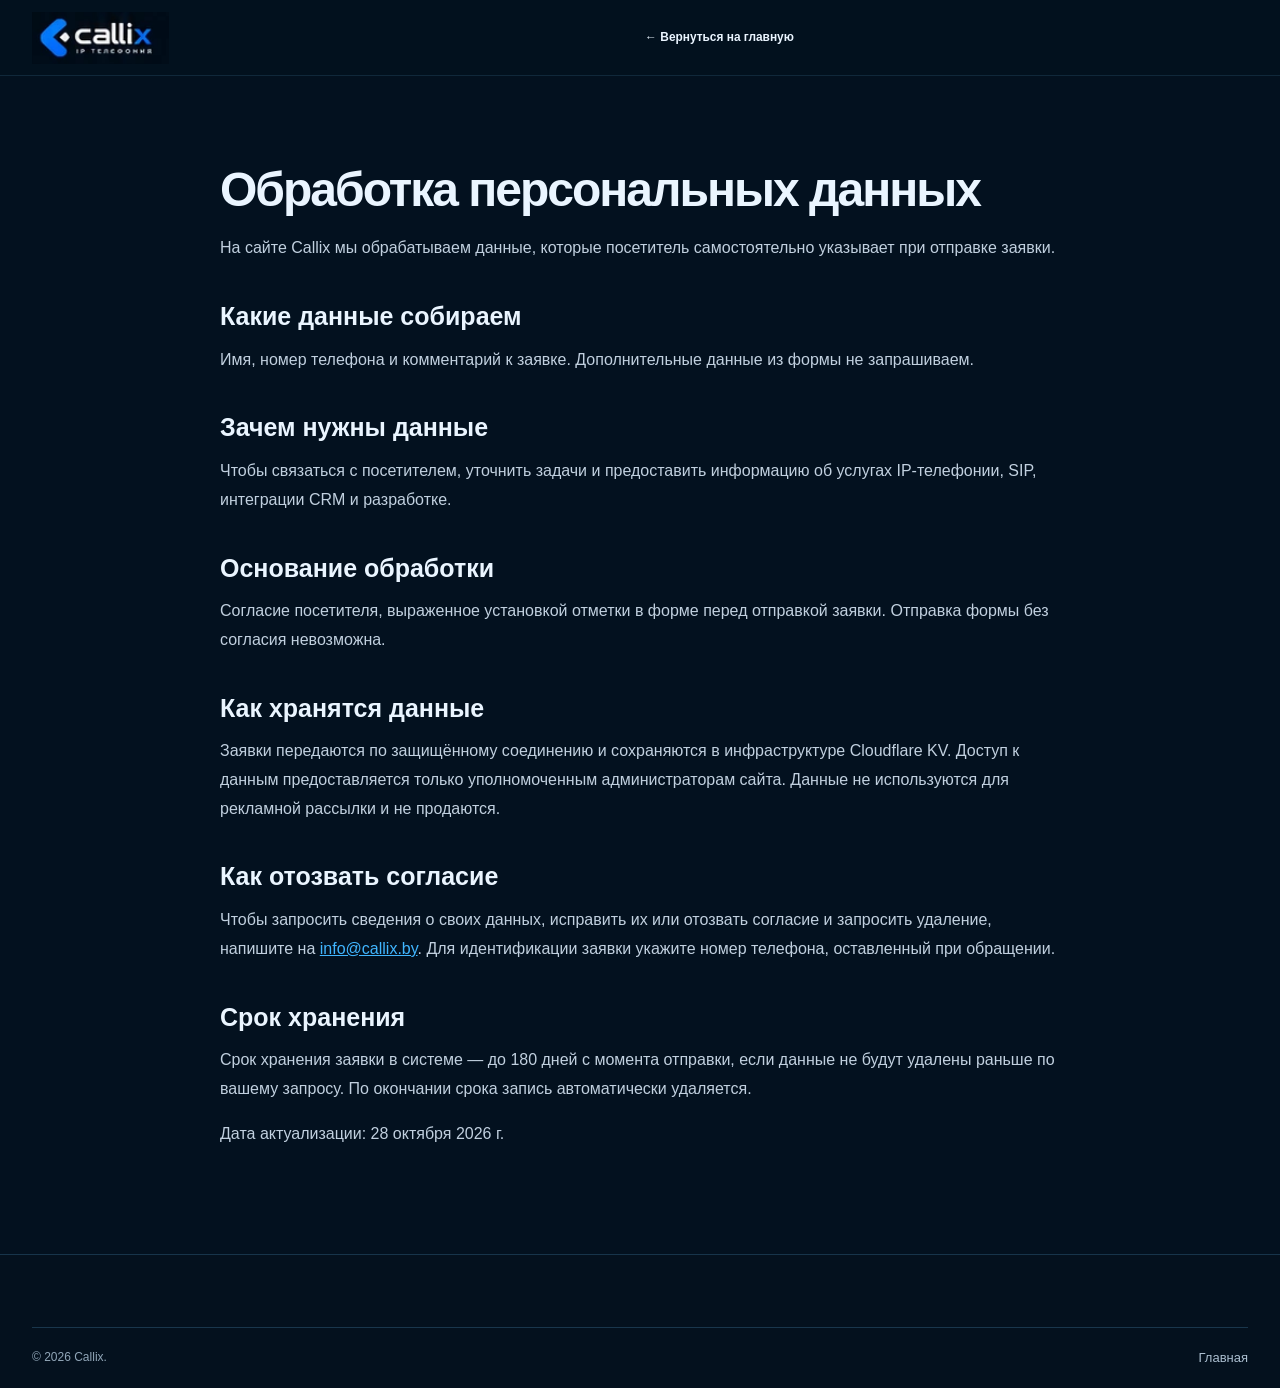
<file: privacy/index.html>
<!doctype html><html lang="ru"><head><meta charset="utf-8"><meta name="viewport" content="width=device-width,initial-scale=1"><meta name="robots" content="index,follow"><title>Обработка персональных данных — Callix</title><meta name="description" content="Информация о обработке персональных данных при отправке заявки на сайте Callix."><link rel="stylesheet" href="/home.css"><style>.policy{max-width:840px;margin:auto;padding:70px 0 90px}.policy h1{font-size:clamp(30px,5vw,48px)}.policy h2{font-size:25px;margin:35px 0 10px}.policy p,.policy li{color:#c1d0df;line-height:1.8}.policy a{color:#41b6ff;text-decoration:underline}.policy ul{padding-left:25px}</style></head><body><header class="header"><div class="container nav"><a class="logo" href="/" aria-label="Callix — главная"><svg class="art-crop logo-crop" viewBox="16 8 127 48" xmlns="http://www.w3.org/2000/svg"><image href="/design-reference.webp" x="0" y="0" width="748" height="2103"/></svg></a><nav class="menu" style="display:flex;order:0;flex-direction:row;position:static;padding:0;box-shadow:none;width:auto"><a href="/">← Вернуться на главную</a></nav></div></header><main class="container"><article class="policy"><h1>Обработка персональных данных</h1><p>На сайте Callix мы обрабатываем данные, которые посетитель самостоятельно указывает при отправке заявки.</p><h2>Какие данные собираем</h2><p>Имя, номер телефона и комментарий к заявке. Дополнительные данные из формы не запрашиваем.</p><h2>Зачем нужны данные</h2><p>Чтобы связаться с посетителем, уточнить задачи и предоставить информацию об услугах IP-телефонии, SIP, интеграции CRM и разработке.</p><h2>Основание обработки</h2><p>Согласие посетителя, выраженное установкой отметки в форме перед отправкой заявки. Отправка формы без согласия невозможна.</p><h2>Как хранятся данные</h2><p>Заявки передаются по защищённому соединению и сохраняются в инфраструктуре Cloudflare KV. Доступ к данным предоставляется только уполномоченным администраторам сайта. Данные не используются для рекламной рассылки и не продаются.</p><h2>Как отозвать согласие</h2><p>Чтобы запросить сведения о своих данных, исправить их или отозвать согласие и запросить удаление, напишите на <a href="mailto:info@callix.by">info@callix.by</a>. Для идентификации заявки укажите номер телефона, оставленный при обращении.</p><h2>Срок хранения</h2><p>Срок хранения заявки в системе — до 180 дней с момента отправки, если данные не будут удалены раньше по вашему запросу. По окончании срока запись автоматически удаляется.</p><p>Дата актуализации: 28 октября 2026 г.</p></article></main><footer class="footer"><div class="container foot-bottom">© 2026 Callix. <a href="/">Главная</a></div></footer></body></html>
</file>
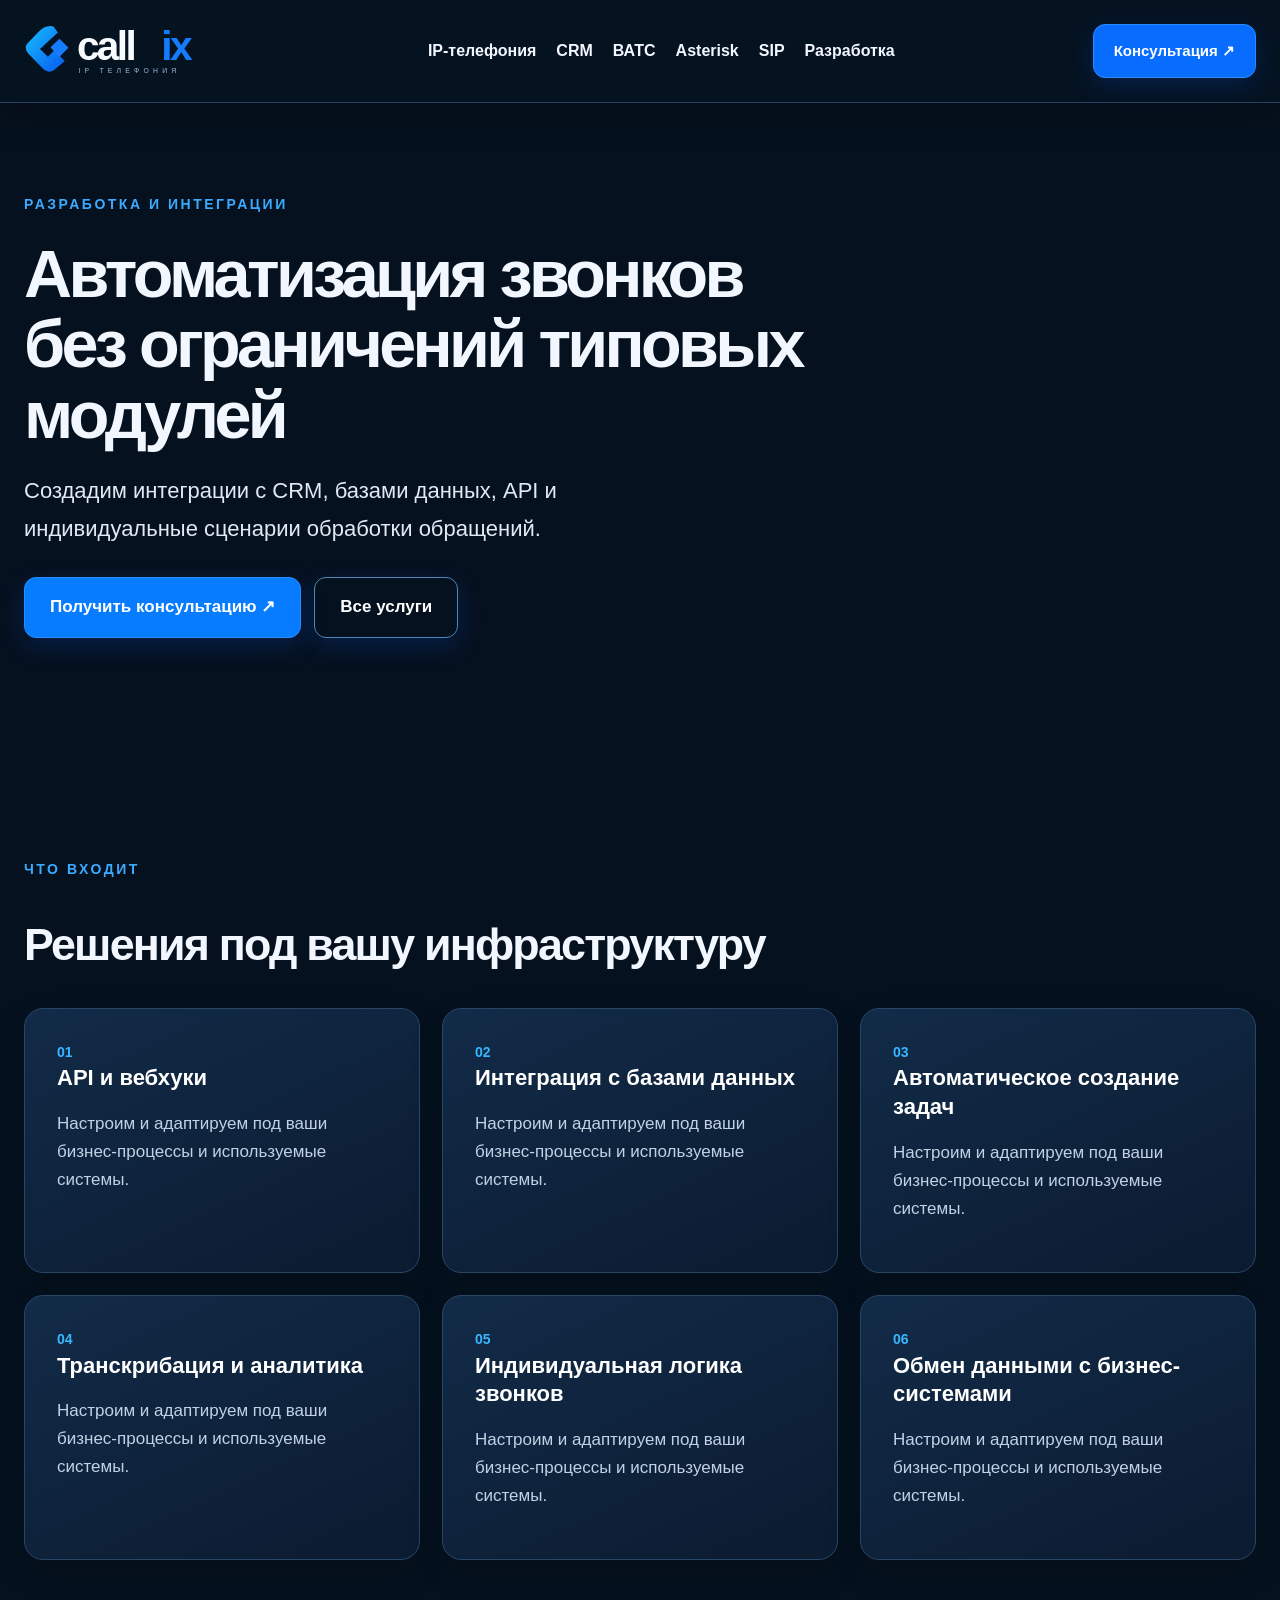
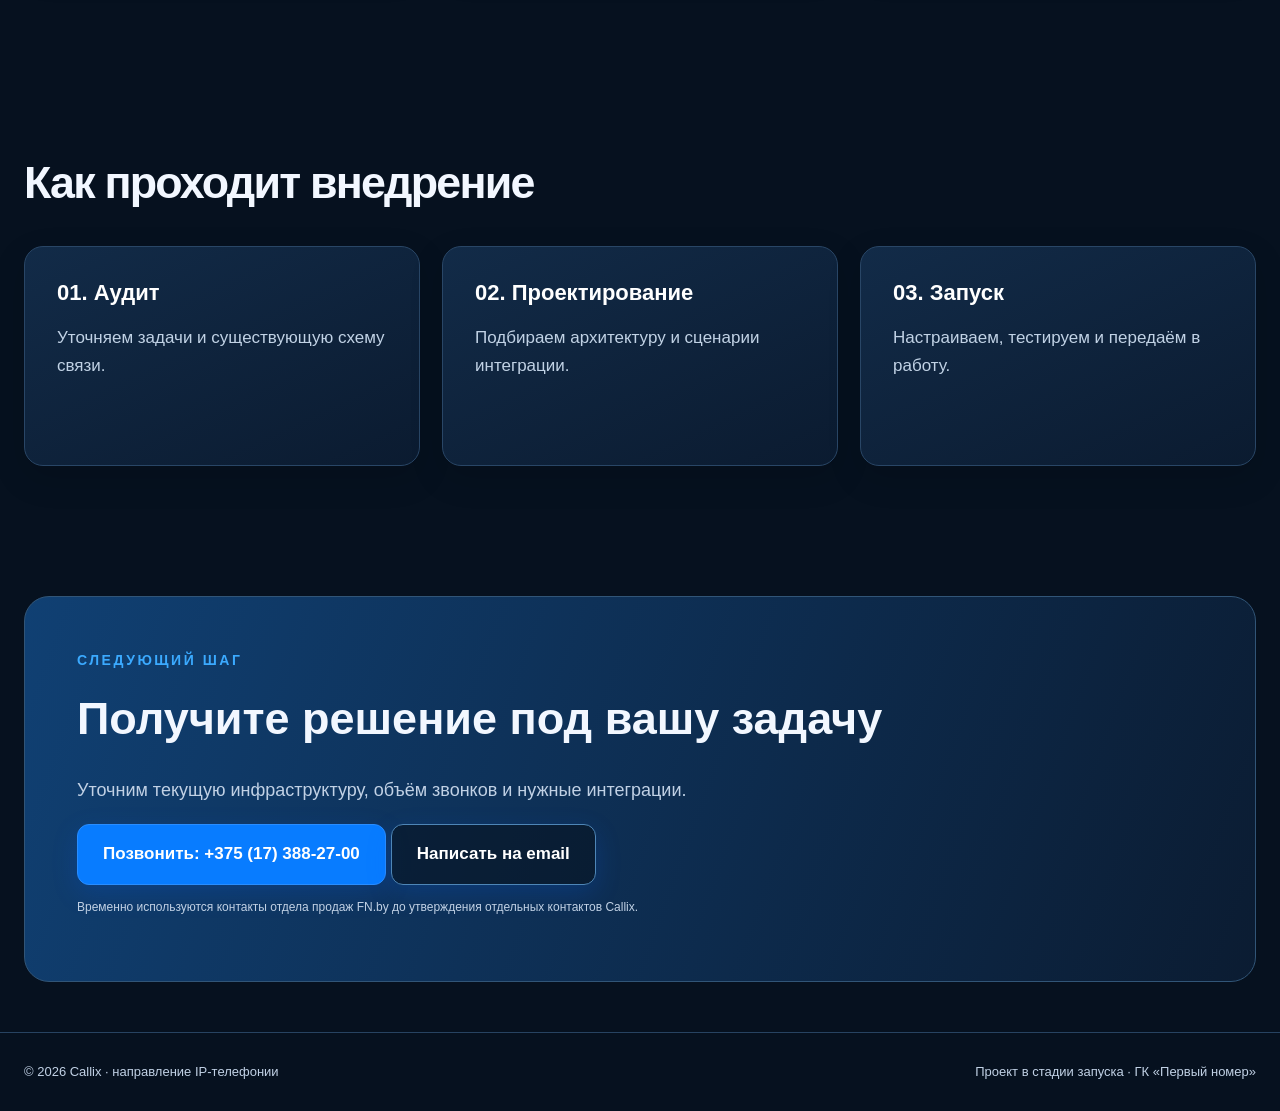
<file: razrabotka/index.html>
<!doctype html><html lang="ru"><head><meta charset="utf-8"><meta name="viewport" content="width=device-width,initial-scale=1"><meta name="theme-color" content="#070d1a"><title>Разработка решений для телефонии | Callix</title><meta name="description" content="Создадим интеграции с CRM, базами данных, API и индивидуальные сценарии обработки обращений."><link rel="canonical" href="https://callix.by/"><link rel="stylesheet" href="/style.css"></head><body><header><div class="wrap nav"><a href="/" class="brand" aria-label="Callix главная"><span class="mark">‹</span>call<em>ix</em></a><nav><a href="/ip-telefoniya/">IP-телефония</a><a href="/integraciya-crm/">CRM</a><a href="/vats/">ВАТС</a><a href="/asterisk/">Asterisk</a><a href="/sip/">SIP</a><a href="/razrabotka/">Разработка</a></nav><a class="btn" href="/kontakty/">Консультация ↗</a></div></header><main><section class="wrap hero"><div class="eyebrow">Разработка и интеграции</div><h1>Автоматизация звонков без ограничений типовых модулей</h1><p class="lead">Создадим интеграции с CRM, базами данных, API и индивидуальные сценарии обработки обращений.</p><div class="actions"><a class="btn" href="#contact">Получить консультацию ↗</a><a class="btn outline" href="/#services">Все услуги</a></div></section><section class="wrap section"><div class="eyebrow">Что входит</div><h2>Решения под вашу инфраструктуру</h2><div class="grid"><article class="card"><div class="num">01</div><h3>API и вебхуки</h3><p>Настроим и адаптируем под ваши бизнес-процессы и используемые системы.</p></article><article class="card"><div class="num">02</div><h3>Интеграция с базами данных</h3><p>Настроим и адаптируем под ваши бизнес-процессы и используемые системы.</p></article><article class="card"><div class="num">03</div><h3>Автоматическое создание задач</h3><p>Настроим и адаптируем под ваши бизнес-процессы и используемые системы.</p></article><article class="card"><div class="num">04</div><h3>Транскрибация и аналитика</h3><p>Настроим и адаптируем под ваши бизнес-процессы и используемые системы.</p></article><article class="card"><div class="num">05</div><h3>Индивидуальная логика звонков</h3><p>Настроим и адаптируем под ваши бизнес-процессы и используемые системы.</p></article><article class="card"><div class="num">06</div><h3>Обмен данными с бизнес-системами</h3><p>Настроим и адаптируем под ваши бизнес-процессы и используемые системы.</p></article></div></section><section class="wrap section faq"><h2>Как проходит внедрение</h2><div class="grid"><div class="card"><h3>01. Аудит</h3><p>Уточняем задачи и существующую схему связи.</p></div><div class="card"><h3>02. Проектирование</h3><p>Подбираем архитектуру и сценарии интеграции.</p></div><div class="card"><h3>03. Запуск</h3><p>Настраиваем, тестируем и передаём в работу.</p></div></div></section><div id="contact"><section class="wrap"><div class="cta"><div class="eyebrow">Следующий шаг</div><h2>Получите решение под вашу задачу</h2><p class="muted">Уточним текущую инфраструктуру, объём звонков и нужные интеграции.</p><a class="btn" href="tel:+375173882700">Позвонить: +375 (17) 388-27-00</a> <a class="btn outline" href="mailto:info@fn.by?subject=Заявка%20Callix">Написать на email</a><p class="muted" style="font-size:12px">Временно используются контакты отдела продаж FN.by до утверждения отдельных контактов Callix.</p></div></section></div></main><footer><div class="wrap foot"><span>© 2026 Callix · направление IP-телефонии</span><span>Проект в стадии запуска · <a href="https://fn.by">ГК «Первый номер»</a></span></div></footer></body></html>
</file>
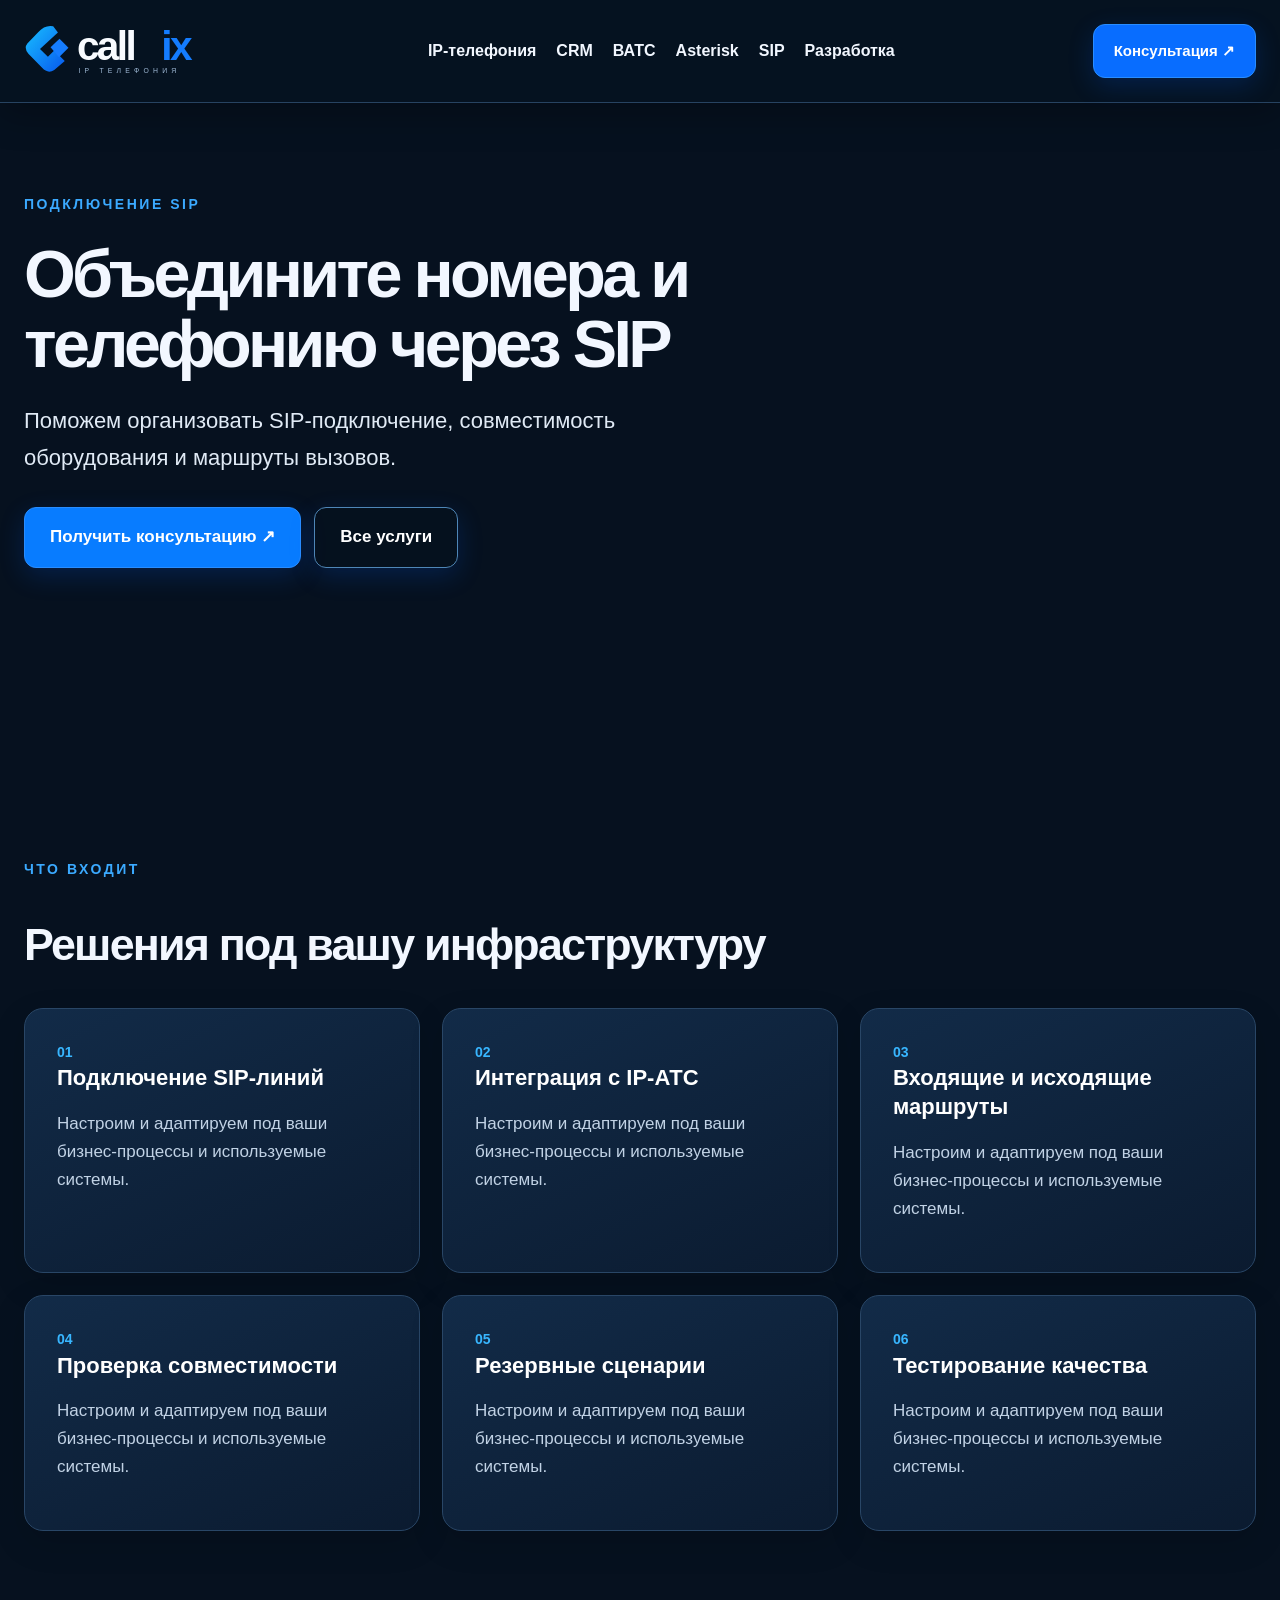
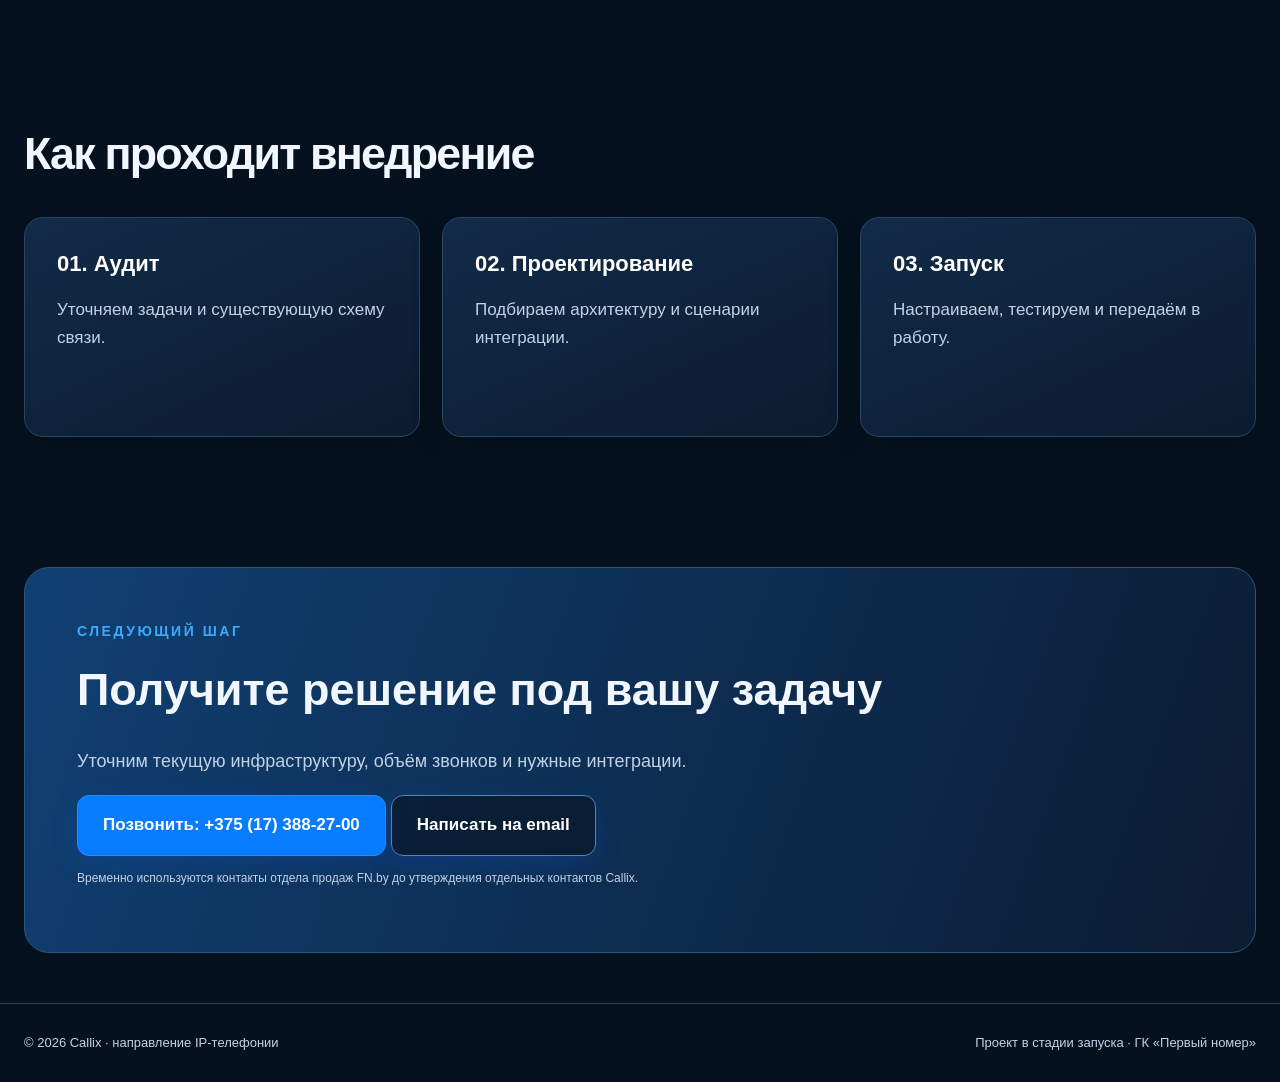
<file: sip/index.html>
<!doctype html><html lang="ru"><head><meta charset="utf-8"><meta name="viewport" content="width=device-width,initial-scale=1"><meta name="theme-color" content="#070d1a"><title>SIP-транки и подключение операторов | Callix</title><meta name="description" content="Поможем организовать SIP-подключение, совместимость оборудования и маршруты вызовов."><link rel="canonical" href="https://callix.by/"><link rel="stylesheet" href="/style.css"></head><body><header><div class="wrap nav"><a href="/" class="brand" aria-label="Callix главная"><span class="mark">‹</span>call<em>ix</em></a><nav><a href="/ip-telefoniya/">IP-телефония</a><a href="/integraciya-crm/">CRM</a><a href="/vats/">ВАТС</a><a href="/asterisk/">Asterisk</a><a href="/sip/">SIP</a><a href="/razrabotka/">Разработка</a></nav><a class="btn" href="/kontakty/">Консультация ↗</a></div></header><main><section class="wrap hero"><div class="eyebrow">Подключение SIP</div><h1>Объедините номера и телефонию через SIP</h1><p class="lead">Поможем организовать SIP-подключение, совместимость оборудования и маршруты вызовов.</p><div class="actions"><a class="btn" href="#contact">Получить консультацию ↗</a><a class="btn outline" href="/#services">Все услуги</a></div></section><section class="wrap section"><div class="eyebrow">Что входит</div><h2>Решения под вашу инфраструктуру</h2><div class="grid"><article class="card"><div class="num">01</div><h3>Подключение SIP-линий</h3><p>Настроим и адаптируем под ваши бизнес-процессы и используемые системы.</p></article><article class="card"><div class="num">02</div><h3>Интеграция с IP-АТС</h3><p>Настроим и адаптируем под ваши бизнес-процессы и используемые системы.</p></article><article class="card"><div class="num">03</div><h3>Входящие и исходящие маршруты</h3><p>Настроим и адаптируем под ваши бизнес-процессы и используемые системы.</p></article><article class="card"><div class="num">04</div><h3>Проверка совместимости</h3><p>Настроим и адаптируем под ваши бизнес-процессы и используемые системы.</p></article><article class="card"><div class="num">05</div><h3>Резервные сценарии</h3><p>Настроим и адаптируем под ваши бизнес-процессы и используемые системы.</p></article><article class="card"><div class="num">06</div><h3>Тестирование качества</h3><p>Настроим и адаптируем под ваши бизнес-процессы и используемые системы.</p></article></div></section><section class="wrap section faq"><h2>Как проходит внедрение</h2><div class="grid"><div class="card"><h3>01. Аудит</h3><p>Уточняем задачи и существующую схему связи.</p></div><div class="card"><h3>02. Проектирование</h3><p>Подбираем архитектуру и сценарии интеграции.</p></div><div class="card"><h3>03. Запуск</h3><p>Настраиваем, тестируем и передаём в работу.</p></div></div></section><div id="contact"><section class="wrap"><div class="cta"><div class="eyebrow">Следующий шаг</div><h2>Получите решение под вашу задачу</h2><p class="muted">Уточним текущую инфраструктуру, объём звонков и нужные интеграции.</p><a class="btn" href="tel:+375173882700">Позвонить: +375 (17) 388-27-00</a> <a class="btn outline" href="mailto:info@fn.by?subject=Заявка%20Callix">Написать на email</a><p class="muted" style="font-size:12px">Временно используются контакты отдела продаж FN.by до утверждения отдельных контактов Callix.</p></div></section></div></main><footer><div class="wrap foot"><span>© 2026 Callix · направление IP-телефонии</span><span>Проект в стадии запуска · <a href="https://fn.by">ГК «Первый номер»</a></span></div></footer></body></html>
</file>
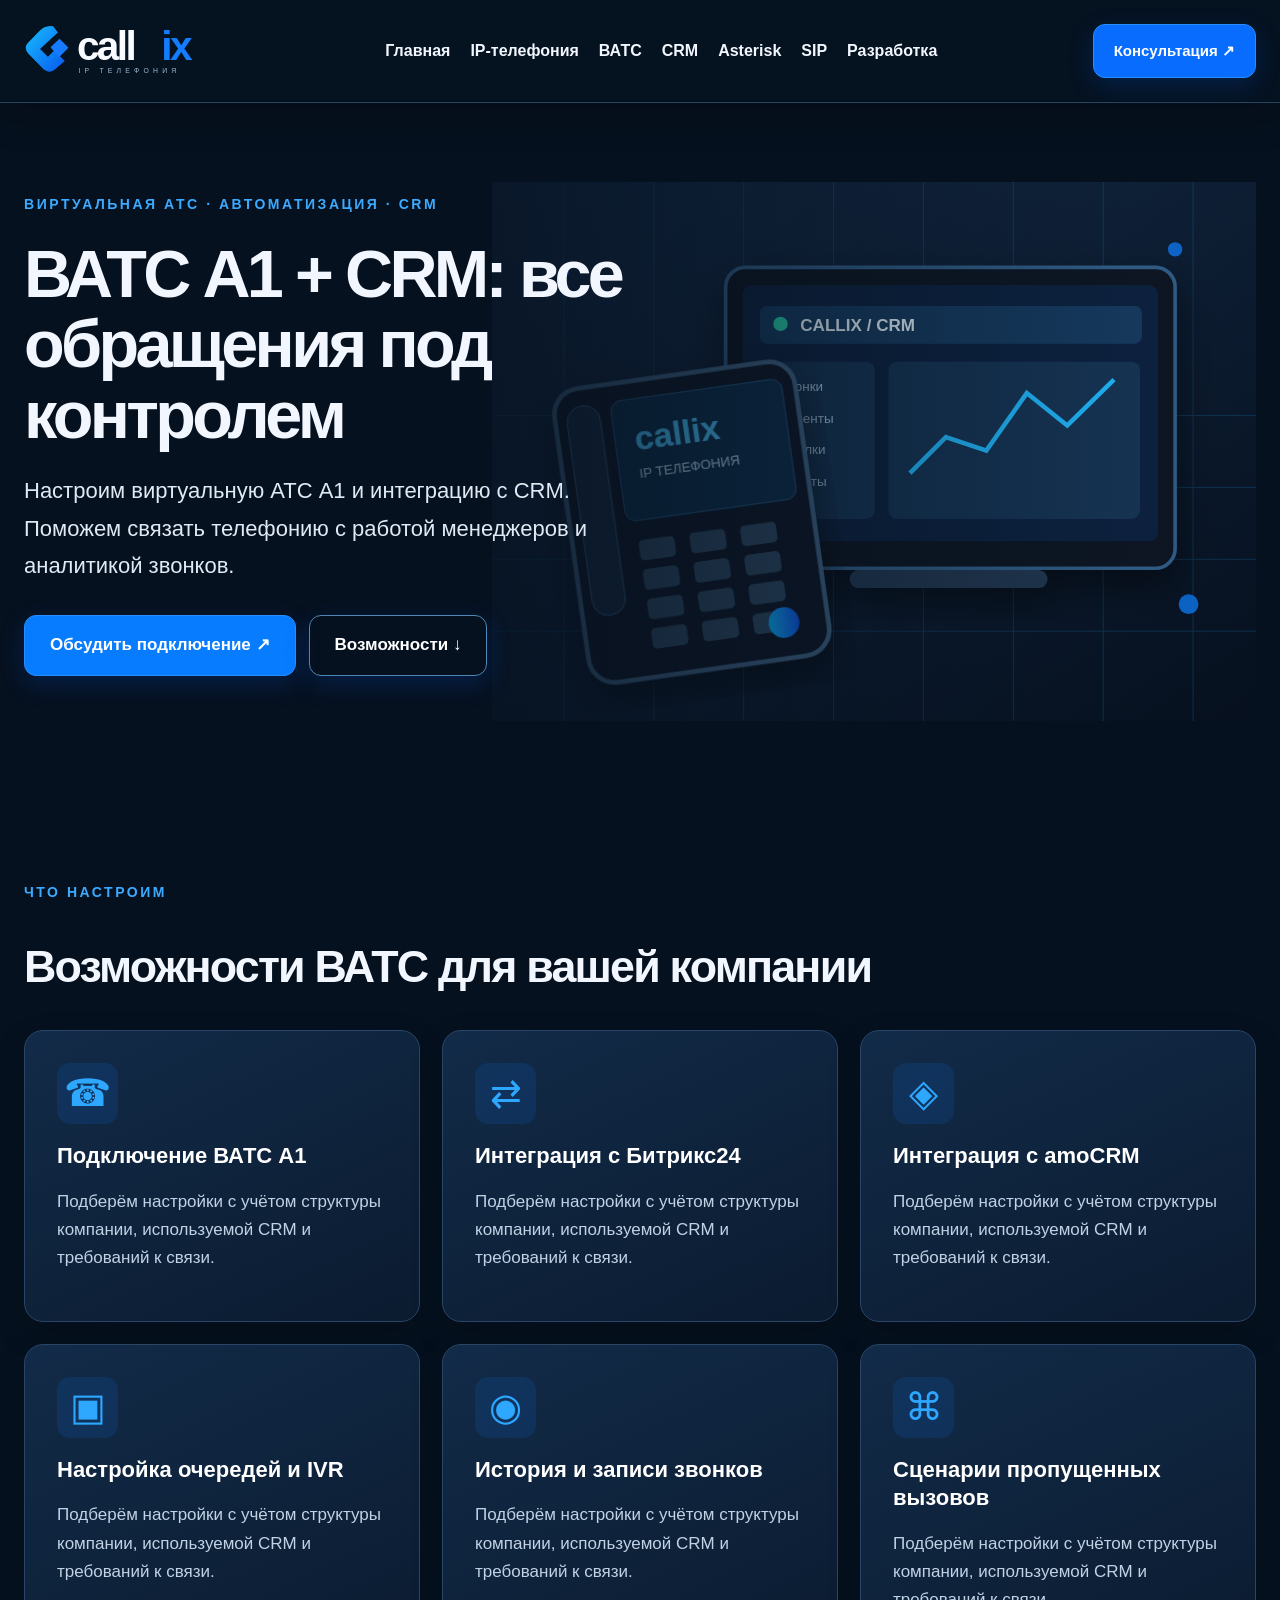
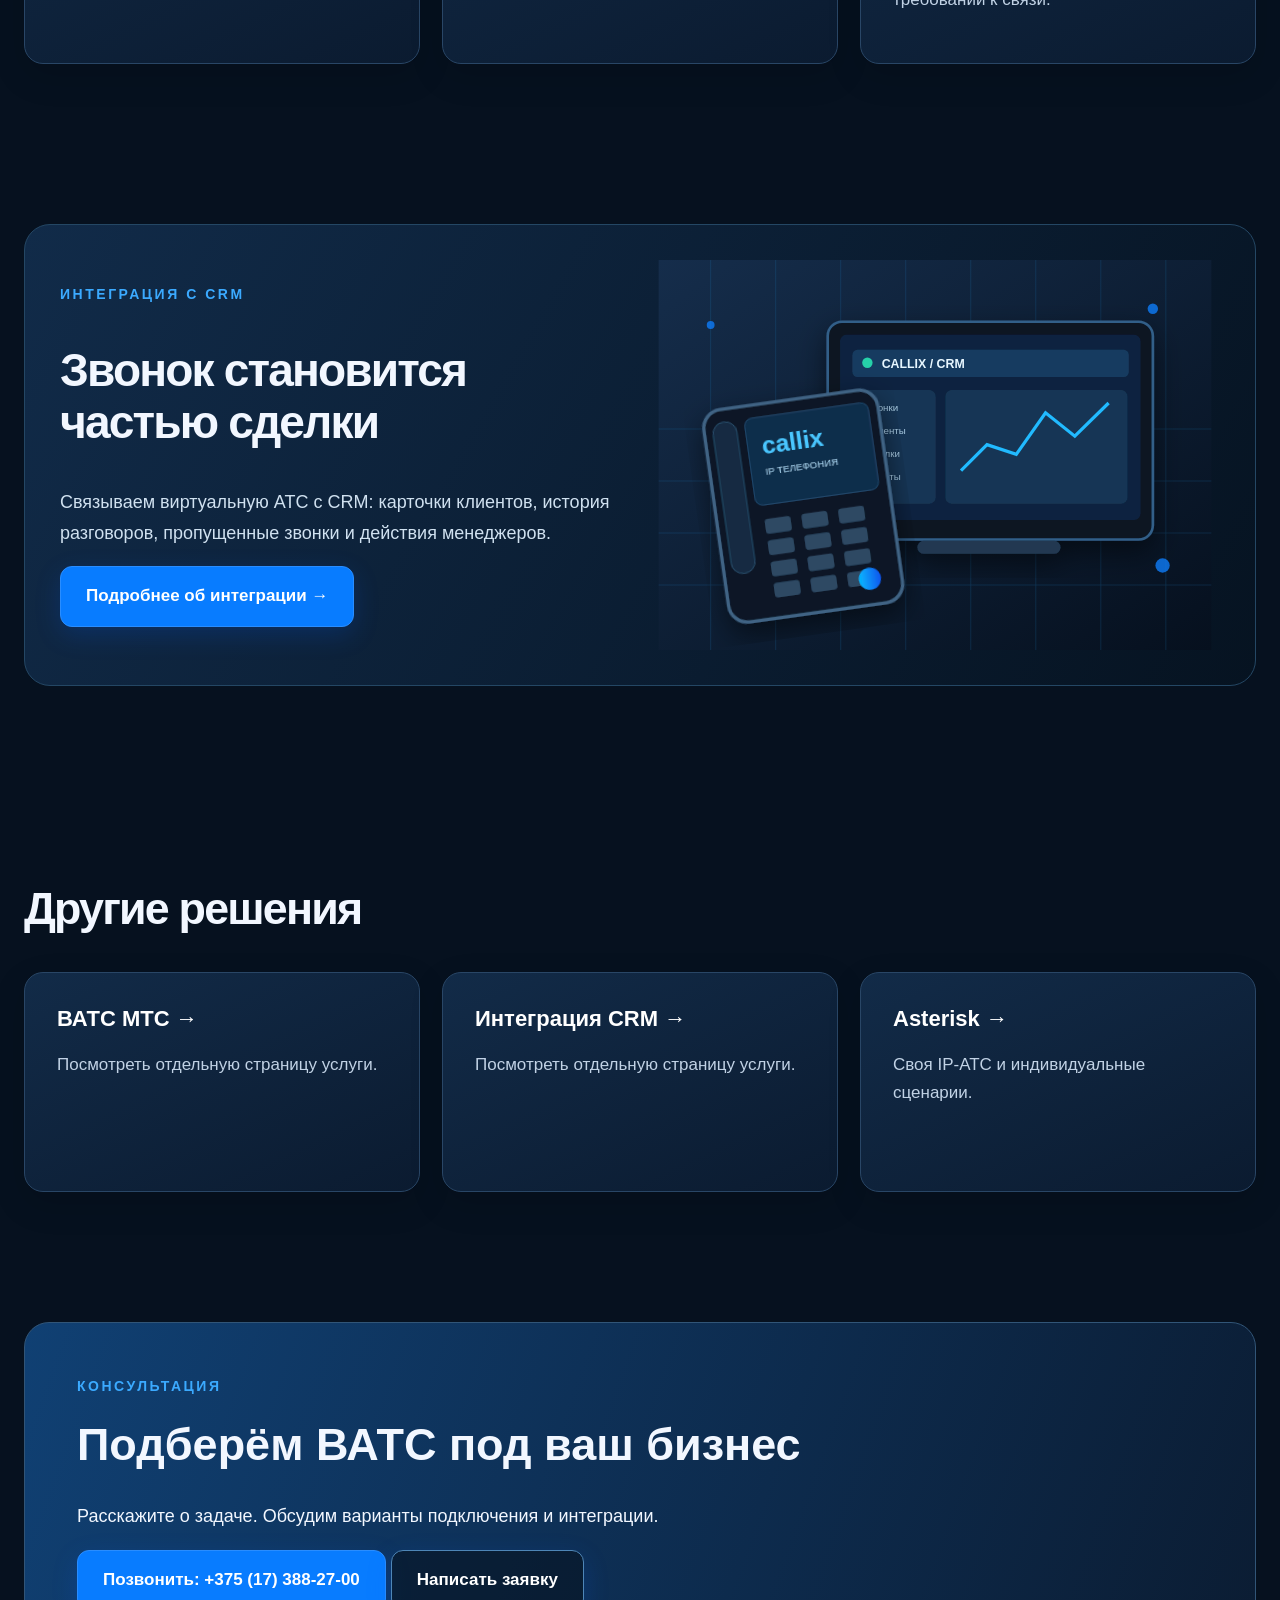
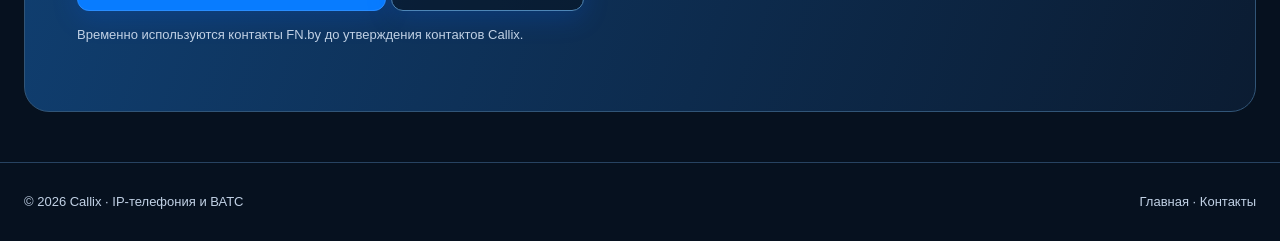
<file: vats-a1/index.html>
<!doctype html><html lang="ru"><head><meta charset="utf-8"><meta name="viewport" content="width=device-width,initial-scale=1"><meta name="theme-color" content="#06111f"><title>ВАТС А1 для бизнеса | Callix</title><meta name="description" content="Настроим виртуальную АТС А1 и интеграцию с CRM. Поможем связать телефонию с работой менеджеров и аналитикой звонков."><link rel="stylesheet" href="/style.css"></head><body><header><div class="wrap nav"><a href="/" class="brand" aria-label="Callix главная"></a><nav><a href="/">Главная</a><a href="/ip-telefoniya/">IP-телефония</a><a href="/vats/">ВАТС</a><a href="/integraciya-crm/">CRM</a><a href="/asterisk/">Asterisk</a><a href="/sip/">SIP</a><a href="/razrabotka/">Разработка</a></nav><a class="btn" href="#contact">Консультация ↗</a></div></header><main><section class="wrap hero hero-visual"><div class="eyebrow">Виртуальная АТС · Автоматизация · CRM</div><h1>ВАТС А1 + CRM: все обращения под контролем</h1><p class="lead">Настроим виртуальную АТС А1 и интеграцию с CRM. Поможем связать телефонию с работой менеджеров и аналитикой звонков.</p><div class="actions"><a class="btn" href="#contact">Обсудить подключение ↗</a><a class="btn outline" href="#benefits">Возможности ↓</a></div></section><section class="wrap section" id="benefits"><div class="eyebrow">Что настроим</div><h2>Возможности ВАТС для вашей компании</h2><div class="grid"><article class="card"><div class="service-icon">☎</div><h3>Подключение ВАТС А1</h3><p>Подберём настройки с учётом структуры компании, используемой CRM и требований к связи.</p></article><article class="card"><div class="service-icon">⇄</div><h3>Интеграция с Битрикс24</h3><p>Подберём настройки с учётом структуры компании, используемой CRM и требований к связи.</p></article><article class="card"><div class="service-icon">◈</div><h3>Интеграция с amoCRM</h3><p>Подберём настройки с учётом структуры компании, используемой CRM и требований к связи.</p></article><article class="card"><div class="service-icon">▣</div><h3>Настройка очередей и IVR</h3><p>Подберём настройки с учётом структуры компании, используемой CRM и требований к связи.</p></article><article class="card"><div class="service-icon">◉</div><h3>История и записи звонков</h3><p>Подберём настройки с учётом структуры компании, используемой CRM и требований к связи.</p></article><article class="card"><div class="service-icon">⌘</div><h3>Сценарии пропущенных вызовов</h3><p>Подберём настройки с учётом структуры компании, используемой CRM и требований к связи.</p></article></div></section><section class="wrap section"><div class="photo-panel"><div><div class="eyebrow">Интеграция с CRM</div><h2>Звонок становится частью сделки</h2><p>Связываем виртуальную АТС с CRM: карточки клиентов, история разговоров, пропущенные звонки и действия менеджеров.</p><a class="btn" href="/integraciya-crm/">Подробнее об интеграции →</a></div><img src="/assets/telephony-hero.svg" alt="ВАТС и CRM Callix"></div></section><section class="wrap section"><h2>Другие решения</h2><div class="grid"><a class="card" href="/vats-mts/"><h3>ВАТС МТС →</h3><p>Посмотреть отдельную страницу услуги.</p></a><a class="card" href="/integraciya-crm/"><h3>Интеграция CRM →</h3><p>Посмотреть отдельную страницу услуги.</p></a><a class="card" href="/asterisk/"><h3>Asterisk →</h3><p>Своя IP-АТС и индивидуальные сценарии.</p></a></div></section><section class="wrap" id="contact"><div class="cta"><div class="eyebrow">Консультация</div><h2>Подберём ВАТС под ваш бизнес</h2><p>Расскажите о задаче. Обсудим варианты подключения и интеграции.</p><a class="btn" href="tel:+375173882700">Позвонить: +375 (17) 388-27-00</a> <a class="btn outline" href="mailto:info@fn.by?subject=Callix%20ВАТС">Написать заявку</a><p class="muted" style="font-size:13px">Временно используются контакты FN.by до утверждения контактов Callix.</p></div></section></main><footer><div class="wrap foot"><span>© 2026 Callix · IP-телефония и ВАТС</span><span><a href="/">Главная</a> · <a href="/kontakty/">Контакты</a></span></div></footer></body></html>
</file>
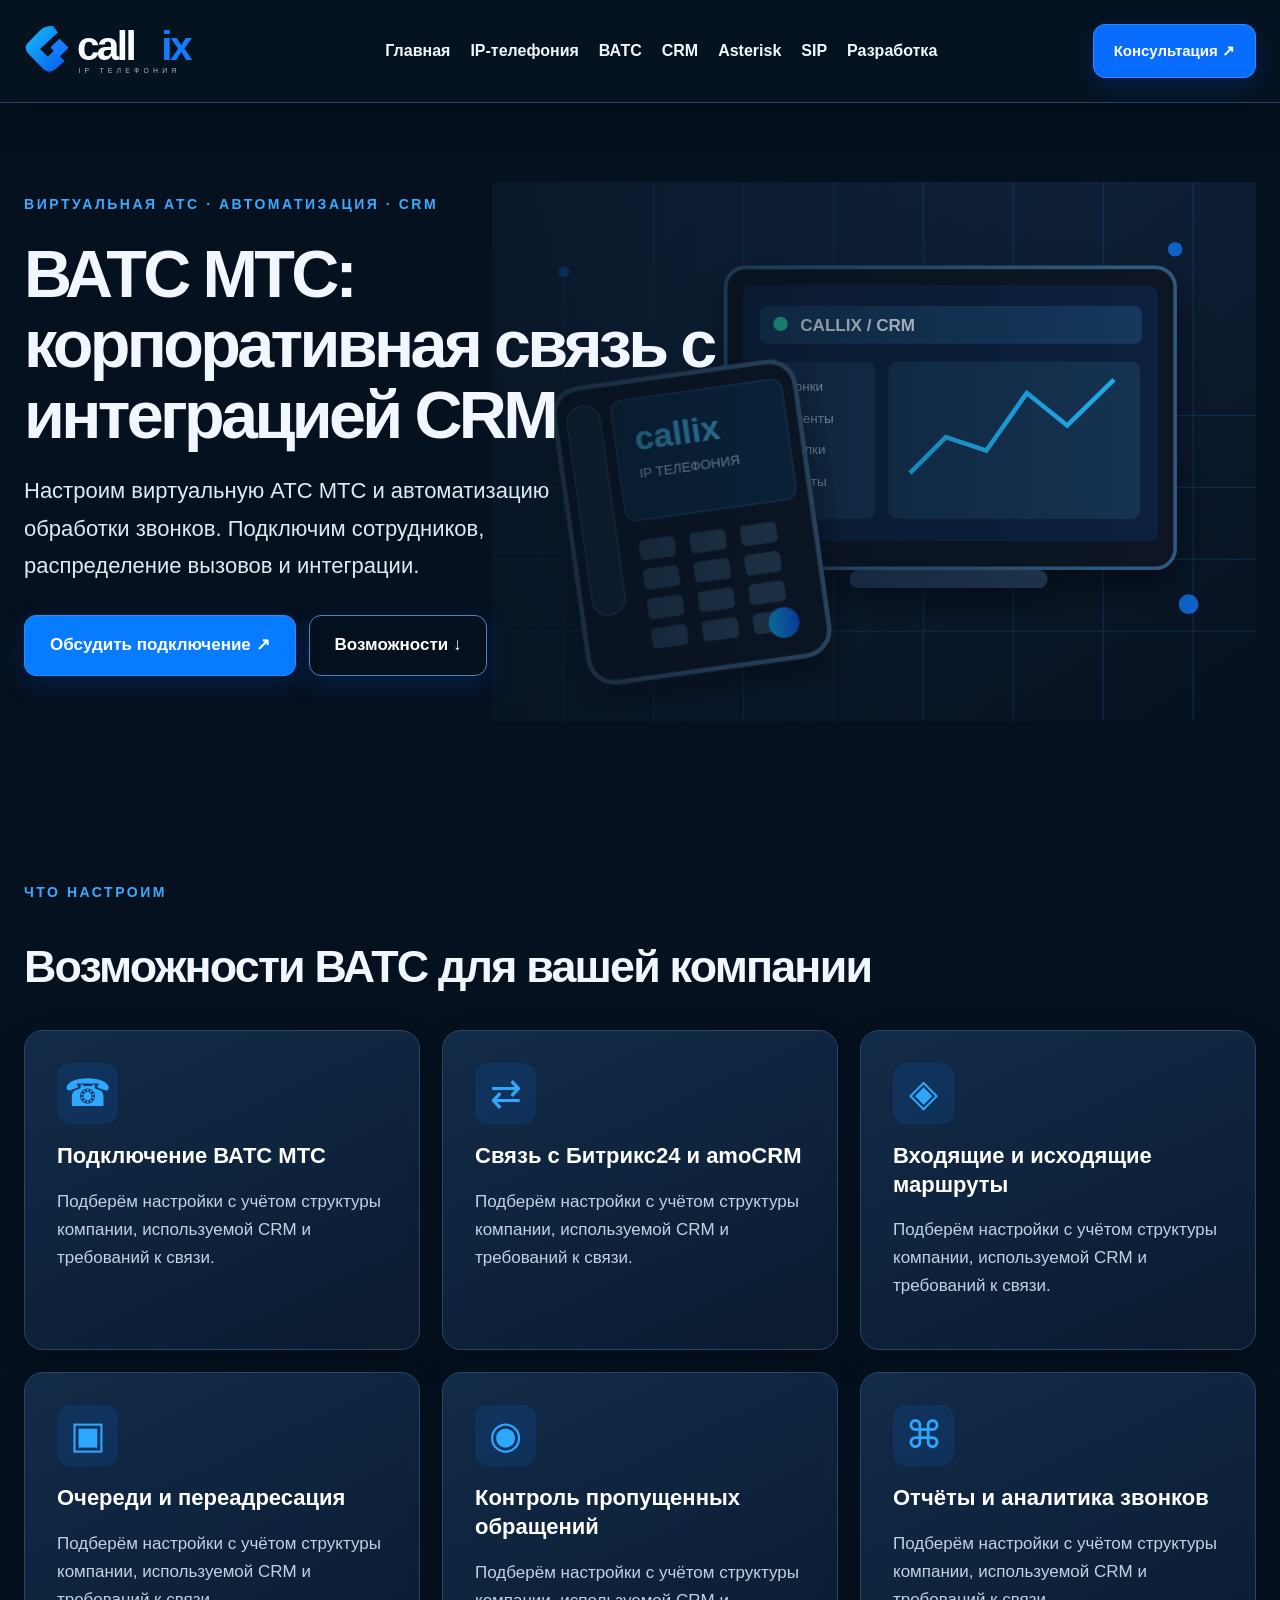
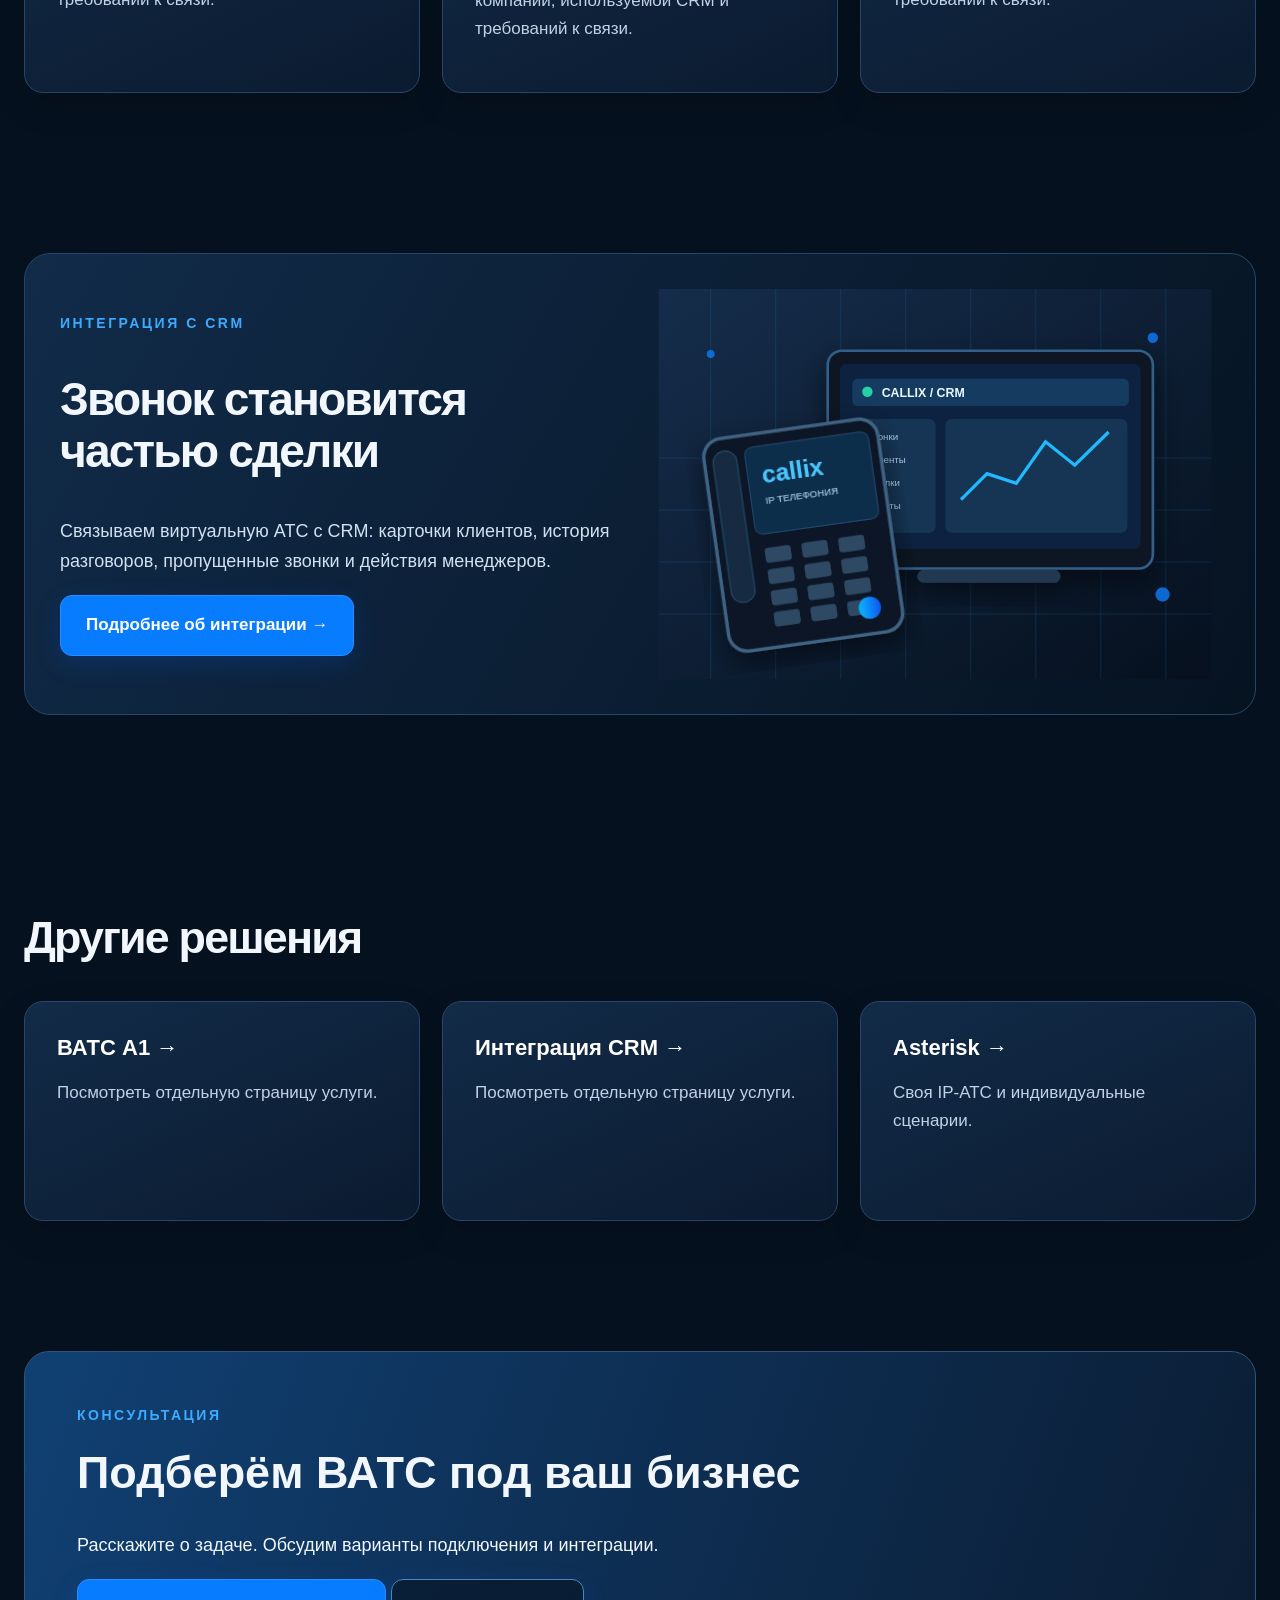
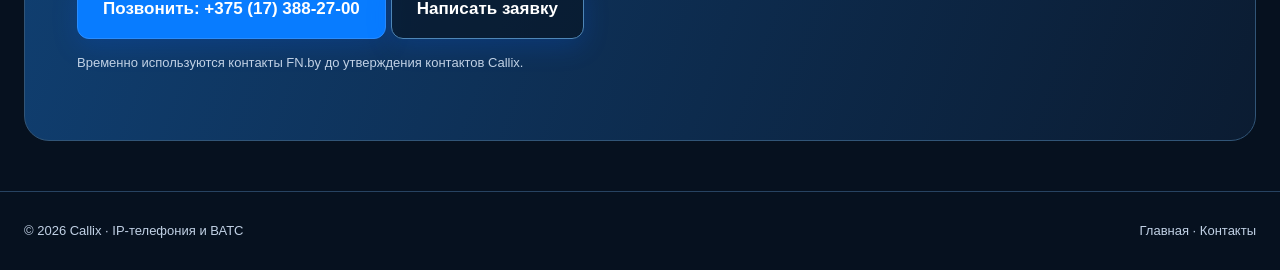
<file: vats-mts/index.html>
<!doctype html><html lang="ru"><head><meta charset="utf-8"><meta name="viewport" content="width=device-width,initial-scale=1"><meta name="theme-color" content="#06111f"><title>ВАТС МТС для бизнеса | Callix</title><meta name="description" content="Настроим виртуальную АТС МТС и автоматизацию обработки звонков. Подключим сотрудников, распределение вызовов и интеграции."><link rel="stylesheet" href="/style.css"></head><body><header><div class="wrap nav"><a href="/" class="brand" aria-label="Callix главная"></a><nav><a href="/">Главная</a><a href="/ip-telefoniya/">IP-телефония</a><a href="/vats/">ВАТС</a><a href="/integraciya-crm/">CRM</a><a href="/asterisk/">Asterisk</a><a href="/sip/">SIP</a><a href="/razrabotka/">Разработка</a></nav><a class="btn" href="#contact">Консультация ↗</a></div></header><main><section class="wrap hero hero-visual"><div class="eyebrow">Виртуальная АТС · Автоматизация · CRM</div><h1>ВАТС МТС: корпоративная связь с интеграцией CRM</h1><p class="lead">Настроим виртуальную АТС МТС и автоматизацию обработки звонков. Подключим сотрудников, распределение вызовов и интеграции.</p><div class="actions"><a class="btn" href="#contact">Обсудить подключение ↗</a><a class="btn outline" href="#benefits">Возможности ↓</a></div></section><section class="wrap section" id="benefits"><div class="eyebrow">Что настроим</div><h2>Возможности ВАТС для вашей компании</h2><div class="grid"><article class="card"><div class="service-icon">☎</div><h3>Подключение ВАТС МТС</h3><p>Подберём настройки с учётом структуры компании, используемой CRM и требований к связи.</p></article><article class="card"><div class="service-icon">⇄</div><h3>Связь с Битрикс24 и amoCRM</h3><p>Подберём настройки с учётом структуры компании, используемой CRM и требований к связи.</p></article><article class="card"><div class="service-icon">◈</div><h3>Входящие и исходящие маршруты</h3><p>Подберём настройки с учётом структуры компании, используемой CRM и требований к связи.</p></article><article class="card"><div class="service-icon">▣</div><h3>Очереди и переадресация</h3><p>Подберём настройки с учётом структуры компании, используемой CRM и требований к связи.</p></article><article class="card"><div class="service-icon">◉</div><h3>Контроль пропущенных обращений</h3><p>Подберём настройки с учётом структуры компании, используемой CRM и требований к связи.</p></article><article class="card"><div class="service-icon">⌘</div><h3>Отчёты и аналитика звонков</h3><p>Подберём настройки с учётом структуры компании, используемой CRM и требований к связи.</p></article></div></section><section class="wrap section"><div class="photo-panel"><div><div class="eyebrow">Интеграция с CRM</div><h2>Звонок становится частью сделки</h2><p>Связываем виртуальную АТС с CRM: карточки клиентов, история разговоров, пропущенные звонки и действия менеджеров.</p><a class="btn" href="/integraciya-crm/">Подробнее об интеграции →</a></div><img src="/assets/telephony-hero.svg" alt="ВАТС и CRM Callix"></div></section><section class="wrap section"><h2>Другие решения</h2><div class="grid"><a class="card" href="/vats-a1/"><h3>ВАТС А1 →</h3><p>Посмотреть отдельную страницу услуги.</p></a><a class="card" href="/integraciya-crm/"><h3>Интеграция CRM →</h3><p>Посмотреть отдельную страницу услуги.</p></a><a class="card" href="/asterisk/"><h3>Asterisk →</h3><p>Своя IP-АТС и индивидуальные сценарии.</p></a></div></section><section class="wrap" id="contact"><div class="cta"><div class="eyebrow">Консультация</div><h2>Подберём ВАТС под ваш бизнес</h2><p>Расскажите о задаче. Обсудим варианты подключения и интеграции.</p><a class="btn" href="tel:+375173882700">Позвонить: +375 (17) 388-27-00</a> <a class="btn outline" href="mailto:info@fn.by?subject=Callix%20ВАТС">Написать заявку</a><p class="muted" style="font-size:13px">Временно используются контакты FN.by до утверждения контактов Callix.</p></div></section></main><footer><div class="wrap foot"><span>© 2026 Callix · IP-телефония и ВАТС</span><span><a href="/">Главная</a> · <a href="/kontakty/">Контакты</a></span></div></footer></body></html>
</file>
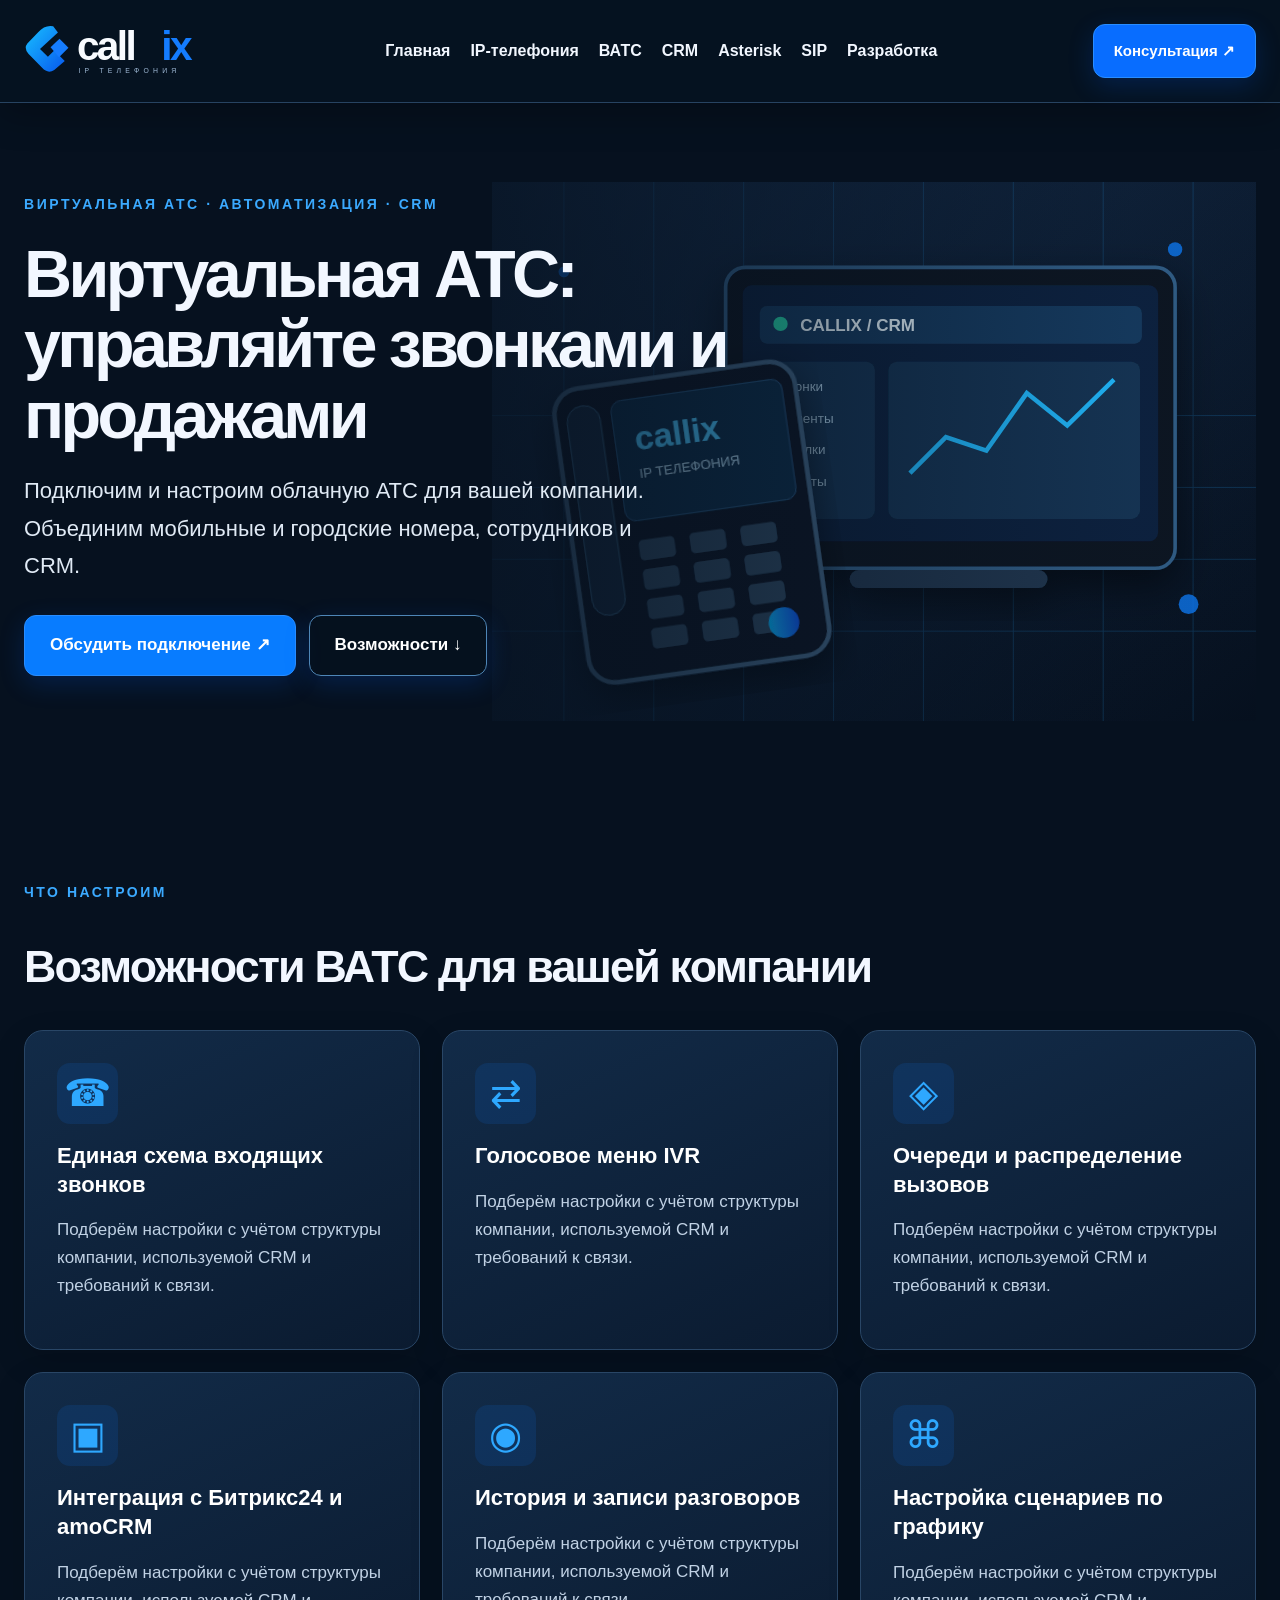
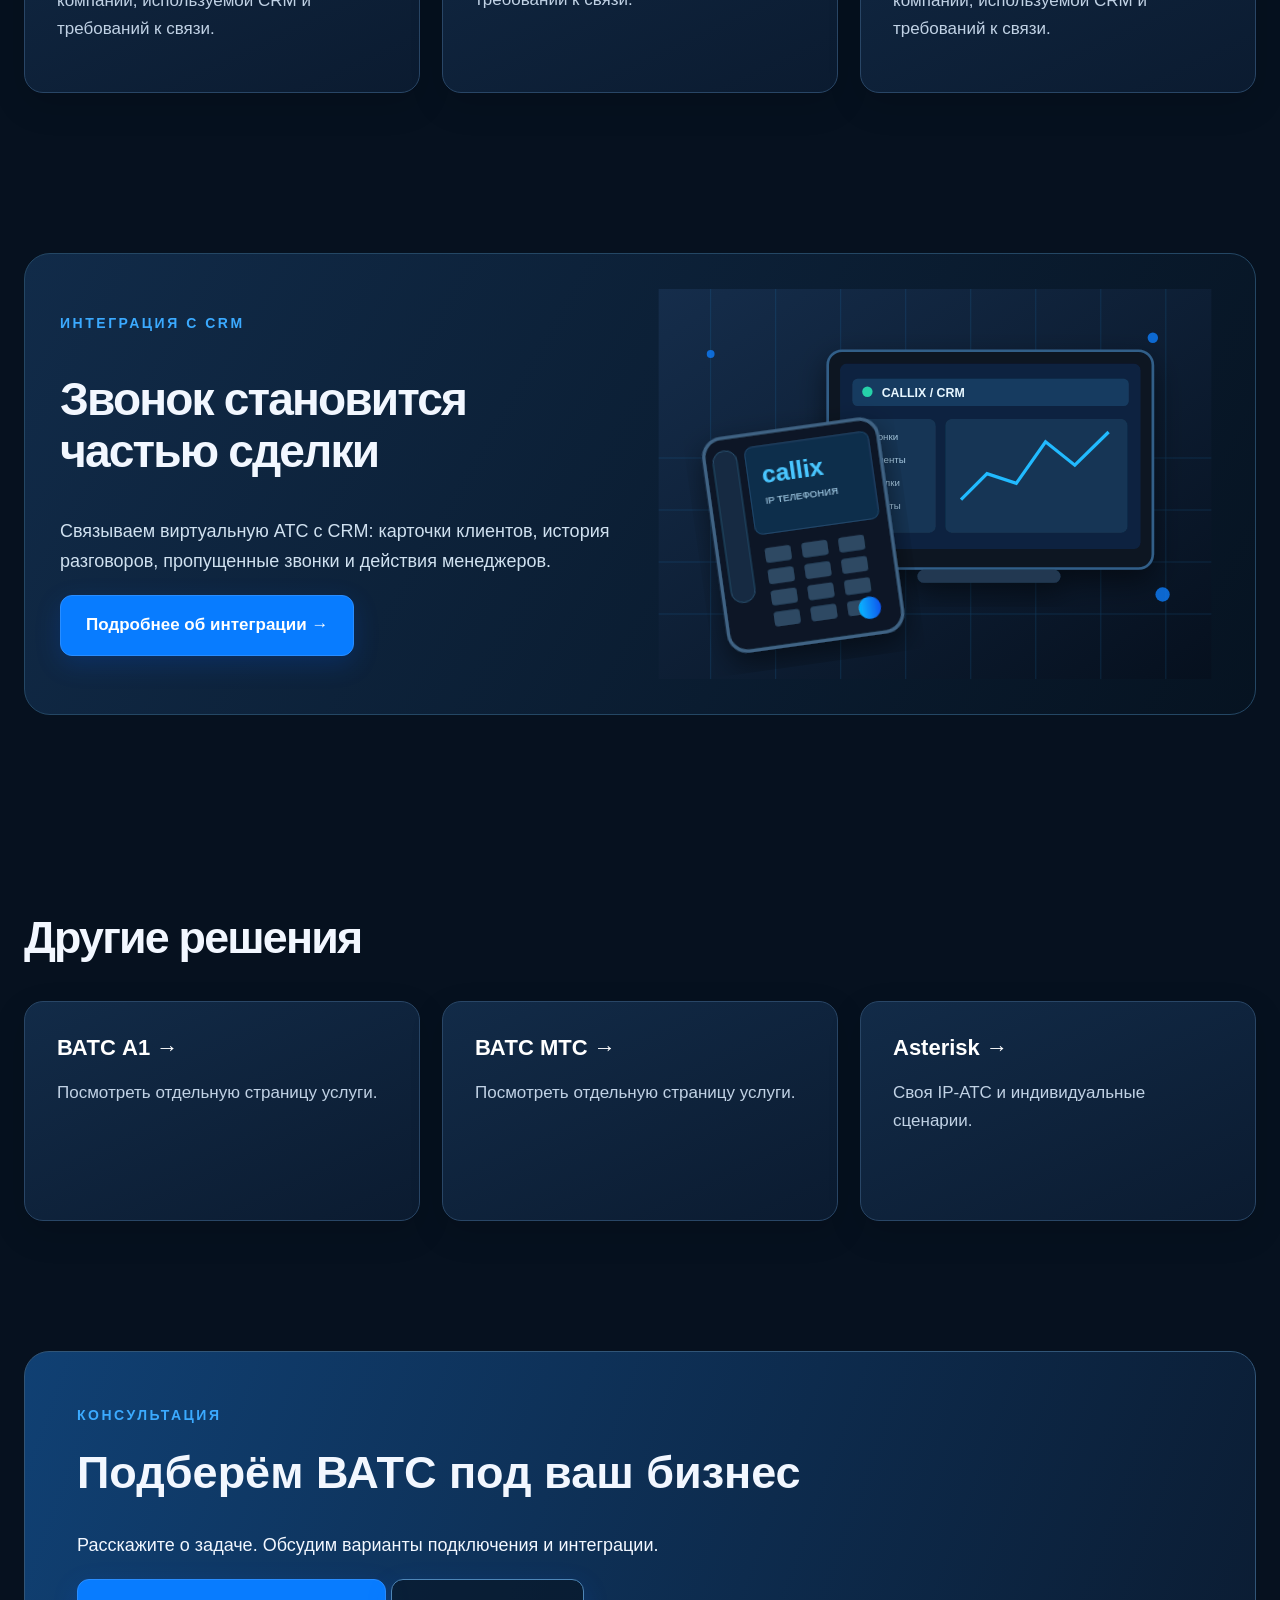
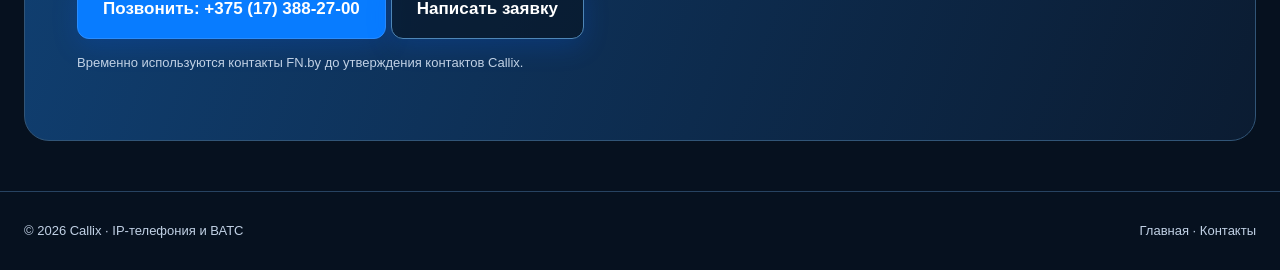
<file: vats/index.html>
<!doctype html><html lang="ru"><head><meta charset="utf-8"><meta name="viewport" content="width=device-width,initial-scale=1"><meta name="theme-color" content="#06111f"><title>Виртуальная АТС для бизнеса | Callix</title><meta name="description" content="Подключим и настроим облачную АТС для вашей компании. Объединим мобильные и городские номера, сотрудников и CRM."><link rel="stylesheet" href="/style.css"></head><body><header><div class="wrap nav"><a href="/" class="brand" aria-label="Callix главная"></a><nav><a href="/">Главная</a><a href="/ip-telefoniya/">IP-телефония</a><a href="/vats/">ВАТС</a><a href="/integraciya-crm/">CRM</a><a href="/asterisk/">Asterisk</a><a href="/sip/">SIP</a><a href="/razrabotka/">Разработка</a></nav><a class="btn" href="#contact">Консультация ↗</a></div></header><main><section class="wrap hero hero-visual"><div class="eyebrow">Виртуальная АТС · Автоматизация · CRM</div><h1>Виртуальная АТС: управляйте звонками и продажами</h1><p class="lead">Подключим и настроим облачную АТС для вашей компании. Объединим мобильные и городские номера, сотрудников и CRM.</p><div class="actions"><a class="btn" href="#contact">Обсудить подключение ↗</a><a class="btn outline" href="#benefits">Возможности ↓</a></div></section><section class="wrap section" id="benefits"><div class="eyebrow">Что настроим</div><h2>Возможности ВАТС для вашей компании</h2><div class="grid"><article class="card"><div class="service-icon">☎</div><h3>Единая схема входящих звонков</h3><p>Подберём настройки с учётом структуры компании, используемой CRM и требований к связи.</p></article><article class="card"><div class="service-icon">⇄</div><h3>Голосовое меню IVR</h3><p>Подберём настройки с учётом структуры компании, используемой CRM и требований к связи.</p></article><article class="card"><div class="service-icon">◈</div><h3>Очереди и распределение вызовов</h3><p>Подберём настройки с учётом структуры компании, используемой CRM и требований к связи.</p></article><article class="card"><div class="service-icon">▣</div><h3>Интеграция с Битрикс24 и amoCRM</h3><p>Подберём настройки с учётом структуры компании, используемой CRM и требований к связи.</p></article><article class="card"><div class="service-icon">◉</div><h3>История и записи разговоров</h3><p>Подберём настройки с учётом структуры компании, используемой CRM и требований к связи.</p></article><article class="card"><div class="service-icon">⌘</div><h3>Настройка сценариев по графику</h3><p>Подберём настройки с учётом структуры компании, используемой CRM и требований к связи.</p></article></div></section><section class="wrap section"><div class="photo-panel"><div><div class="eyebrow">Интеграция с CRM</div><h2>Звонок становится частью сделки</h2><p>Связываем виртуальную АТС с CRM: карточки клиентов, история разговоров, пропущенные звонки и действия менеджеров.</p><a class="btn" href="/integraciya-crm/">Подробнее об интеграции →</a></div><img src="/assets/telephony-hero.svg" alt="ВАТС и CRM Callix"></div></section><section class="wrap section"><h2>Другие решения</h2><div class="grid"><a class="card" href="/vats-a1/"><h3>ВАТС А1 →</h3><p>Посмотреть отдельную страницу услуги.</p></a><a class="card" href="/vats-mts/"><h3>ВАТС МТС →</h3><p>Посмотреть отдельную страницу услуги.</p></a><a class="card" href="/asterisk/"><h3>Asterisk →</h3><p>Своя IP-АТС и индивидуальные сценарии.</p></a></div></section><section class="wrap" id="contact"><div class="cta"><div class="eyebrow">Консультация</div><h2>Подберём ВАТС под ваш бизнес</h2><p>Расскажите о задаче. Обсудим варианты подключения и интеграции.</p><a class="btn" href="tel:+375173882700">Позвонить: +375 (17) 388-27-00</a> <a class="btn outline" href="mailto:info@fn.by?subject=Callix%20ВАТС">Написать заявку</a><p class="muted" style="font-size:13px">Временно используются контакты FN.by до утверждения контактов Callix.</p></div></section></main><footer><div class="wrap foot"><span>© 2026 Callix · IP-телефония и ВАТС</span><span><a href="/">Главная</a> · <a href="/kontakty/">Контакты</a></span></div></footer></body></html>
</file>
<file: home.css>
:root{--bg:#04111e;--panel:#0b2034;--blue:#0699ff;--text:#eaf5ff;--muted:#b5c3d2}*{box-sizing:border-box}html{scroll-behavior:smooth}body{margin:0;background:var(--bg);color:var(--text);font-family:Inter,Arial,sans-serif;line-height:1.5}a{color:inherit;text-decoration:none}button,input,textarea{font:inherit}.container{width:min(1180px,calc(100% - 48px));margin:auto}.header{position:sticky;top:0;z-index:20;background:#03101deF;backdrop-filter:blur(14px);border-bottom:1px solid #12304b}.nav{display:flex;align-items:center;gap:20px;min-height:78px}.logo{display:flex;align-items:center;gap:6px;font-size:31px;font-weight:800;line-height:1;letter-spacing:-2px;white-space:nowrap}.logo-mark{font-size:48px;color:var(--blue);line-height:.7}.logo small{display:block;font-size:8px;letter-spacing:3px;margin-top:5px;text-align:center}.menu{display:flex;align-items:center;gap:17px;margin:auto;font-size:12px;font-weight:600}.menu a:hover,.menu .active{color:var(--blue)}.btn{display:inline-flex;justify-content:center;align-items:center;min-height:48px;padding:12px 22px;border:0;border-radius:9px;background:linear-gradient(105deg,#0871f6,#05a5ff);font-weight:700;font-size:13px;color:white;cursor:pointer;transition:filter .2s}.btn:hover{filter:brightness(1.17)}.btn:disabled{opacity:.6;cursor:wait}.btn-outline{background:transparent;border:1px solid #9bb4c9}.small{min-height:39px;padding:9px 15px}.nav-cta{white-space:nowrap}.menu-toggle{display:none}.hero{background:radial-gradient(circle at 70% 35%,#0c4168,#04111e 65%);overflow:hidden}.hero-grid{min-height:550px;display:grid;grid-template-columns:1.02fr 1fr;align-items:center}.hero-copy{padding:52px 0 36px;position:relative;z-index:2}.eyebrow{display:inline-block;padding:5px 11px;background:#093357;border-radius:25px;color:#d4eaff;font-size:12px;font-weight:700}h1,h2,h3,p{margin-top:0}h1{font-size:clamp(38px,4.2vw,65px);line-height:1.09;letter-spacing:-2px;margin:18px 0}em{font-style:normal;color:var(--blue)}.hero-copy>p{max-width:520px;color:#d7e1ed;font-size:16px}.actions{display:flex;flex-wrap:wrap;gap:12px;margin:25px 0 38px}.hero-points{display:flex;gap:22px;color:#d8e9fa;font-size:12px;font-weight:700}.hero-points span{border-left:3px solid var(--blue);padding-left:10px}.hero-art{align-self:stretch;min-height:420px;background-image:linear-gradient(90deg,#04111e 0%,transparent 25%),url('/design-reference.webp');background-size:100% 100%,auto 1680px;background-position:center,right -18px top -30px;background-repeat:no-repeat}.trust{padding:24px 0 32px;border-block:1px solid #102b43}.trust p{color:var(--muted);font-size:13px}.brands{display:flex;justify-content:space-between;align-items:center;gap:16px;flex-wrap:wrap}.brands b{font-size:clamp(15px,1.9vw,25px);color:#e3ebf4;white-space:nowrap}.brands i{font-family:Georgia,serif}.section{padding:75px 0}.section-head{display:flex;justify-content:space-between;align-items:center;gap:25px;margin-bottom:28px}.section h2,.split h2,.feature h2{font-size:clamp(30px,3vw,43px);line-height:1.17;letter-spacing:-1px;margin-bottom:15px}.section-head p,.split p,.feature p{color:var(--muted);font-size:15px}.cards{display:grid;grid-template-columns:repeat(4,1fr);gap:19px}.card{padding:24px 20px;background:linear-gradient(145deg,#0b2237,#091a2b);border:1px solid #17344a;border-radius:13px;display:flex;flex-direction:column;min-height:355px}.card-icon{display:grid;place-items:center;width:46px;height:46px;background:var(--blue);border-radius:9px;font-size:26px;color:#001322;margin-bottom:16px}.card h3{font-size:18px;margin-bottom:8px}.card p{color:var(--muted);font-size:13px;min-height:62px}.card ul{padding:0;list-style:none;font-size:12px;line-height:2}.card li:before{content:'✓';color:var(--blue);margin-right:9px}.card>a,.text-link{color:var(--blue);font-weight:700;font-size:14px;margin-top:auto}.split{display:grid;grid-template-columns:1fr 1.12fr;min-height:390px;background:#04121f}.photo{background-image:url('/design-reference.webp');background-repeat:no-repeat;background-size:748px 2103px;min-height:390px}.photo-man{background-position:left -0px top -923px}.split-copy{padding:48px clamp(24px,5vw,85px);align-self:center}.benefits{display:grid;grid-template-columns:1fr 1fr;gap:24px;margin-top:28px}.benefits strong{display:block;font-size:13px;margin-bottom:7px}.benefits span{display:block;color:var(--muted);font-size:12px}.feature{background:linear-gradient(100deg,#06172a,#0b2b47);overflow:hidden}.feature-grid{display:grid;grid-template-columns:1fr 1fr;min-height:355px;align-items:center}.feature-copy{padding:45px 0;z-index:1}.feature-copy h2{max-width:560px}.feature-art{min-height:355px;align-self:stretch;background-image:url('/design-reference.webp');background-repeat:no-repeat;background-size:748px 2103px}.crm-art{background-position:right -0px top -1207px}.sip{background:#03111f}.sip-art{background-position:right -0px top -1432px}.mini-benefits{display:flex;flex-wrap:wrap;gap:15px;font-size:12px;margin:24px 0;color:#c6e0f8}.consult{grid-template-columns:.8fr 1.5fr;min-height:410px}.photo-support{background-position:left 0 top -1620px}.consult-copy{display:grid;grid-template-columns:1fr 1fr;gap:24px;padding:35px}.consult-text{align-self:center}.form{background:#0b2034;padding:22px;border:1px solid #183a56;border-radius:13px}.form label{display:block;font-size:12px;font-weight:700;margin-bottom:10px}.form label span{color:#ff7070}.form input:not([type=checkbox]),.form textarea{display:block;width:100%;margin-top:5px;border:1px solid #1d405d;border-radius:6px;background:#17324c;color:white;padding:10px 12px;outline:none}.form input:focus,.form textarea:focus{border-color:var(--blue)}.form input::placeholder,.form textarea::placeholder{color:#9ab0c3}.form .consent{display:flex;gap:9px;align-items:flex-start;font-size:11px;font-weight:400;color:#b6c8d9}.form .consent input{margin-top:2px}.form button{width:100%}.form small{display:block;color:#9eafbf;font-size:10px;margin-top:8px}.form-status{font-size:13px;margin:7px 0;color:#bce8ff}.honeypot{position:absolute!important;left:-9999px!important;opacity:0}.footer{padding:38px 0 0;background:#03101d;border-top:1px solid #17344a}.footer-grid{display:grid;grid-template-columns:2fr 1fr 1fr 1.3fr;gap:35px}.footer p,.footer a:not(.logo):not(.btn){color:#acbfd0;font-size:13px}.footer h3{font-size:14px}.footer-grid>div>a:not(.logo):not(.btn){display:block;margin:7px 0}.footer-grid .btn{margin-top:14px}.foot-bottom{border-top:1px solid #19364c;padding:20px 0;margin-top:30px;color:#91a6b8;font-size:12px}@media(max-width:1100px){.nav{flex-wrap:wrap}.menu{order:3;width:100%;justify-content:center;padding-bottom:12px}.nav-cta{margin-left:auto}.cards{grid-template-columns:repeat(2,1fr)}.hero-art{background-size:100% 100%,auto 1450px}.consult-copy{grid-template-columns:1fr}.photo{background-size:748px 2103px}}@media(max-width:700px){.container{width:min(100% - 32px,520px)}.nav{min-height:68px;flex-wrap:nowrap}.logo{font-size:26px}.logo-mark{font-size:39px}.menu-toggle{display:block;margin-left:auto;background:transparent;color:white;border:1px solid #34546d;border-radius:8px;padding:7px 12px;font-size:22px}.nav-cta{display:none}.menu{display:none;position:absolute;top:68px;left:0;right:0;background:#061727;flex-direction:column;align-items:stretch;padding:18px 24px;gap:0}.menu.open{display:flex}.menu a{padding:12px;border-bottom:1px solid #1c344b;font-size:15px}.hero-grid,.feature-grid,.split{grid-template-columns:1fr}.hero-grid{min-height:0}.hero-copy{padding:45px 0 18px}.hero-copy h1{font-size:clamp(36px,9vw,54px)}.hero-points{gap:10px;font-size:10px}.hero-art{min-height:270px;background-size:100% 100%,auto 1170px;background-position:center,right -10px top -8px}.brands{justify-content:center;gap:17px 22px}.section{padding:50px 0}.section-head{align-items:flex-start}.section-head .btn{display:none}.cards{grid-template-columns:1fr}.card{min-height:0}.card p{min-height:0}.photo{min-height:260px;background-size:620px 1743px}.photo-man{background-position:left 0 top -764px}.photo-support{background-position:left 0 top -1343px}.split-copy{padding:36px 24px}.benefits{gap:20px}.feature-copy{padding:38px 0 16px}.feature-art{min-height:270px;background-size:620px 1743px}.crm-art{background-position:right 0 top -998px}.sip-art{background-position:right 0 top -1187px}.consult-copy{padding:30px 16px}.footer-grid{grid-template-columns:1fr 1fr;gap:24px}.footer-grid>div:first-child{grid-column:1/-1}}@media(max-width:380px){.hero-points{flex-direction:column}.actions .btn{width:100%}.footer-grid{grid-template-columns:1fr}}
/* Fidelity pass: real layout plus exact imagery cropped from approved reference */
:root{--bg:#031220;--panel:#0a1d30;--blue:#009dff;--muted:#bdd0df}
body{background:#03111f;overflow-x:hidden}
.container{width:min(1320px,calc(100% - 64px))}
.header{background:#03111ff0;min-height:72px;border-bottom:1px solid #10283a}
.nav{min-height:76px;gap:22px}
.logo{display:inline-block;width:137px;height:52px;flex:none;line-height:0;letter-spacing:normal}
.logo .logo-crop{display:block;width:100%;height:100%}
.menu{justify-content:center;gap:clamp(10px,1.05vw,22px);font-size:13px}
.menu a{white-space:nowrap}
.nav-cta{font-size:13px}
h1,h2,h3{font-weight:800}
.hero{background:radial-gradient(ellipse at 75% 42%,#083454 0%,#041625 55%,#03111e 82%);border-bottom:1px solid #143047}
.hero .container{width:min(1390px,calc(100% - 64px))}
.hero-grid{min-height:645px;grid-template-columns:51% 49%;position:relative}
.hero-copy{padding:55px 0 65px;z-index:3}
.hero-copy h1{font-size:clamp(43px,4.05vw,69px);line-height:1.07;letter-spacing:-.025em;max-width:720px;margin:22px 0 16px}
.hero-copy>p{font-size:17px;line-height:1.68;max-width:565px;color:#d6e5f1}
.hero-points{gap:21px;align-items:center;margin-top:8px}
.hero-points span{font-size:12px;line-height:1.45;min-height:35px}
.hero-art,.photo,.feature-art{background-image:none!important;background-color:transparent!important;overflow:hidden;position:relative}
.art-crop{display:block;width:100%;height:100%;min-height:inherit;pointer-events:none}
.hero-art{min-height:645px;align-self:stretch;isolation:isolate;margin-right:-26px}
.hero-art .art-crop{position:absolute;inset:0;width:100%;height:100%}
.hero-art:after{content:"";position:absolute;inset:0;background:linear-gradient(90deg,#041624 0%,rgba(4,22,36,.35) 11%,transparent 39%),linear-gradient(0deg,#03111e 0%,transparent 12%);pointer-events:none}
.trust{padding:25px 0 31px;background:#04121f}
.trust p{color:#c6d4df;font-size:14px;margin-bottom:14px}
.brands-art{width:100%;height:auto;aspect-ratio:711/52}
.brands-art .art-crop{width:100%;height:100%}
.section{padding:73px 0 75px}
.section-head{margin-bottom:32px;gap:30px}
.section h2,.split h2,.feature h2{font-size:clamp(32px,2.8vw,48px);line-height:1.18;margin-bottom:12px;letter-spacing:-.025em}
.section-head p,.split p,.feature p{font-size:15px;line-height:1.7}
.cards{gap:22px}
.card{background:linear-gradient(145deg,#0a2034,#081a2c);border:1px solid #16334a;border-radius:13px;padding:26px 22px 24px;min-height:395px;box-shadow:0 10px 30px #00000014}
.card-icon{width:53px;height:53px;border-radius:10px;background:#08a5ff;color:#041322;margin-bottom:20px}
.card-icon svg{width:29px;height:29px}
.card h3{font-size:19px;line-height:1.3}
.card p{font-size:14px;min-height:79px;line-height:1.45}
.card ul{font-size:13px;line-height:2.05;margin-bottom:22px}
.card>a{font-size:14px}
.why.split{grid-template-columns:45.5% 54.5%;min-height:470px;background:#04121f}
.why .photo{height:100%;min-height:470px}
.why .split-copy{padding:40px clamp(40px,5vw,105px) 40px clamp(35px,4vw,80px)}
.why .split-copy>p{max-width:600px}
.benefits{gap:28px 26px;margin-top:30px}
.benefits>div{padding-left:48px;position:relative}
.benefits>div:before{content:'✦';position:absolute;left:0;top:0;width:36px;height:36px;display:grid;place-items:center;background:#07375c;color:#10a8ff;border-radius:50%;font-size:20px}
.benefits strong{font-size:14px;line-height:1.35}
.benefits span{font-size:13px;line-height:1.4}
.feature{background:linear-gradient(110deg,#04121f 15%,#0a2a45 100%);border-top:1px solid #0a273b}
.feature .container{width:min(1390px,calc(100% - 64px))}
.feature-grid{min-height:400px;grid-template-columns:50% 50%;gap:0}
.feature-copy{padding:54px 42px 52px 0;max-width:660px}
.feature-copy h2{font-size:clamp(32px,2.65vw,48px);max-width:650px}
.feature-copy p{max-width:600px}
.feature-art{height:400px;min-height:400px;align-self:stretch}
.feature-art .art-crop{position:absolute;inset:0}
.crm-art:before,.sip-art:before{content:"";position:absolute;z-index:1;inset:0;pointer-events:none;background:linear-gradient(90deg,#06182a 0%,rgba(6,24,42,.08) 17%,transparent 50%)}
.sip{background:#03111f}
.sip .feature-grid{min-height:350px}
.sip .feature-art{height:350px;min-height:350px}
.sip .feature-copy{padding:45px 35px 42px 0}
.mini-benefits{gap:22px}
.consult.split{grid-template-columns:29% 71%;min-height:450px;background:linear-gradient(90deg,#061c32,#03111f)}
.consult .photo{height:100%;min-height:450px}
.consult .consult-copy{display:grid;grid-template-columns:1fr 1fr;gap:36px;padding:35px clamp(26px,3.5vw,70px) 35px clamp(22px,3vw,55px);align-items:center}
.consult-text h2{font-size:clamp(30px,2.5vw,44px)}
.form{background:linear-gradient(155deg,#0a1b2c,#0b2137);border:1px solid #1c3b53;padding:24px;box-shadow:0 10px 35px #00000026}
.form label{font-size:13px;margin-bottom:12px}
.form input:not([type=checkbox]),.form textarea{background:#142d46;padding:11px 12px}
.form .consent{line-height:1.45;font-size:11px}
.form .consent a{text-decoration:underline;color:#76c9ff}
.footer{background:#04111e;padding-top:42px}
.footer-grid{grid-template-columns:1.65fr 1fr .8fr 1.2fr;gap:50px}
.footer .logo{width:145px}
.footer-grid>div:first-child p{max-width:330px;margin-top:12px}
.footer h3{margin-bottom:18px}
.footer .foot-bottom{display:flex;justify-content:space-between;gap:20px;flex-wrap:wrap}
.footer .foot-bottom a{color:#91a6b8}
@media(max-width:1260px){
.container,.hero .container,.feature .container{width:min(100% - 48px,1180px)}
.nav{gap:12px}.logo{width:125px;height:47px}.menu{gap:11px;font-size:12px}.nav-cta{padding:10px 13px;font-size:12px}
.hero-grid{min-height:550px}.hero-art{min-height:550px}
.hero-copy h1{font-size:clamp(42px,4.5vw,59px)}
.card{min-height:420px}.card p{min-height:90px}
}
@media(max-width:1050px){
.nav{flex-wrap:wrap;min-height:70px}.menu{width:100%;order:3;justify-content:center;padding:0 0 13px}.nav-cta{margin-left:auto}
.hero-grid{min-height:500px}.hero-art{min-height:500px}.hero-copy{padding:35px 0 40px}.hero-copy h1{font-size:clamp(38px,5vw,52px)}
.hero-points{gap:10px}.hero-points span{font-size:11px}
.cards{grid-template-columns:repeat(2,minmax(0,1fr))}.card{min-height:335px}.card p{min-height:52px}
.consult.split{grid-template-columns:32% 68%}.consult .consult-copy{grid-template-columns:1fr;gap:10px}
.consult-text h2{margin-bottom:8px}.consult-text p{margin-bottom:8px}
.feature-art{min-height:350px;height:350px}
.why .split-copy{padding:35px}.benefits{gap:18px}
.footer-grid{gap:25px}
}
@media(max-width:700px){
.container,.hero .container,.feature .container{width:calc(100% - 36px)}
.header{min-height:64px}.nav{min-height:66px;flex-wrap:nowrap}
.logo{width:115px;height:43px}
.menu-toggle{display:block;margin-left:auto}
.menu{display:none;position:absolute;top:66px;left:0;right:0;width:100%;order:0;background:#061a2b;padding:9px 18px 18px;z-index:30;box-shadow:0 15px 35px #0007}
.menu.open{display:flex;flex-direction:column;align-items:stretch}
.menu a{font-size:15px}
.nav-cta{display:none}
.hero-grid,.feature-grid,.why.split,.consult.split{grid-template-columns:minmax(0,1fr)}
.hero-grid{min-height:0}
.hero-copy{padding:41px 0 12px}
.hero-copy h1{font-size:clamp(37px,8.5vw,58px);margin:17px 0 15px;letter-spacing:-1.5px}
.hero-copy>p{font-size:15px}
.actions{margin:22px 0 25px}
.actions .btn{flex:1;min-width:145px}
.hero-points{flex-wrap:wrap;gap:10px 15px}
.hero-points span{font-size:11px}
.hero-art{min-height:310px;height:310px;margin:0 -18px}
.hero-art:after{background:linear-gradient(0deg,#03111e 0%,transparent 18%)}
.trust{padding:25px 0}.trust p{text-align:center;font-size:13px}
.brands-art{height:65px;aspect-ratio:auto}
.section{padding:49px 0}
.section h2,.split h2,.feature h2{font-size:clamp(28px,7.5vw,38px)}
.section-head{margin-bottom:24px}
.cards{grid-template-columns:1fr;gap:14px}.card{min-height:0;padding:23px}.card p{min-height:0;margin-bottom:10px}.card ul{margin-bottom:14px}
.why .photo{height:330px;min-height:330px}
.why .split-copy{padding:38px 22px}.benefits{grid-template-columns:1fr 1fr}
.feature-grid{min-height:0}.feature-copy{padding:43px 0 12px;max-width:none}
.feature-art{height:280px;min-height:280px}
.sip .feature-grid{min-height:0}.sip .feature-copy{padding:39px 0 12px}.sip .feature-art{height:255px;min-height:255px}
.consult .photo{min-height:300px;height:300px}.consult .consult-copy{grid-template-columns:1fr;gap:15px;padding:35px 18px}
.consult-text h2{font-size:35px}.form{padding:19px}
.footer-grid{grid-template-columns:1fr 1fr;gap:26px}.footer-grid>div:first-child{grid-column:1/-1}
.footer .foot-bottom{font-size:11px}
}
@media(max-width:400px){.container,.hero .container,.feature .container{width:calc(100% - 28px)}.hero-art{margin:0 -14px}.benefits{grid-template-columns:1fr}.actions{gap:8px}.actions .btn{font-size:12px;padding:12px 8px}.footer-grid{grid-template-columns:1fr}}

/* Final composition refinements after real desktop/full-page rendering */
.form .consent{display:flex;align-items:flex-start;gap:9px}
.form .consent>span{display:block;flex:1;min-width:0;color:#b9cbda;font-size:11px;font-weight:400;line-height:1.55}
.form .consent input[type="checkbox"]{flex:none;margin:2px 0 0}
.form .consent a{color:#6ac4ff;text-decoration:underline}
.photo-support{display:flex;align-items:center;justify-content:center;background:#071f35!important}
.photo-support .art-crop{width:100%;height:100%;flex:1}
@media(min-width:920px){
.nav{flex-wrap:nowrap;min-height:75px}
.nav .menu{order:0;width:auto;padding:0;gap:clamp(8px,1vw,18px);font-size:clamp(11px,.93vw,13px)}
.nav .nav-cta{margin-left:0}
.cards{grid-template-columns:repeat(4,minmax(0,1fr));gap:17px}
.card{min-height:375px;padding:23px 17px}
.card p{min-height:70px;font-size:13px}
.card ul{font-size:12px}
.card h3{font-size:18px}
}
@media(min-width:920px) and (max-width:1099px){
.nav .menu{gap:8px;font-size:11px}
.nav .logo{width:117px}
.nav .nav-cta{padding:9px 12px;font-size:11px}
.cards{gap:13px}
.card{min-height:395px;padding:21px 14px}
.card p{min-height:85px}
}
@media(max-width:700px){
.hero-copy h1{font-size:clamp(34px,8.15vw,48px)}
.photo-support{background:#071f35!important}
.photo-support .art-crop{width:100%;height:100%}
.form .consent>span{font-size:11px}
}

/* Mobile partner logo layout and strict SVG image clipping */
svg.art-crop{overflow:hidden}
.brands-mobile{display:none}
@media(max-width:700px){
.brands-art{display:none}
.brands-mobile{display:grid;grid-template-columns:1fr;gap:9px;width:100%;padding:5px 0}
.brands-mobile svg{display:block;width:100%;height:53px;min-height:0;overflow:hidden}
.sip .feature-art{height:220px;min-height:220px}
}
</file>
<file: style.css>
:root{color-scheme:dark;--bg:#070d1a;--panel:#101d31;--line:#24374e;--ink:#f2f7ff;--muted:#a2b3ca;--blue:#168bff}*{box-sizing:border-box}html{scroll-behavior:smooth}body{margin:0;background:radial-gradient(ellipse at 78% 2%,#102e52 0,transparent 37%),var(--bg);color:var(--ink);font:16px/1.65 Inter,system-ui,-apple-system,Segoe UI,sans-serif}a{color:inherit;text-decoration:none}.wrap{width:min(1150px,calc(100% - 40px));margin:auto}header{position:sticky;top:0;background:#07101ee8;backdrop-filter:blur(15px);border-bottom:1px solid var(--line);z-index:10}.nav{display:flex;justify-content:space-between;align-items:center;gap:22px;min-height:82px}.brand{display:flex;align-items:center;gap:12px;font-size:27px;font-weight:850;letter-spacing:-1px}.mark{width:42px;height:42px;border-radius:12px;background:linear-gradient(145deg,#13b7ff,#0758ef);display:grid;place-items:center;color:white;font-weight:900;font-size:25px}.brand em{color:#278dff;font-style:normal}nav{display:flex;gap:21px;align-items:center}nav a{font-size:13px;color:var(--muted)}nav a:hover{color:white}.btn{display:inline-block;padding:13px 24px;border-radius:12px;background:linear-gradient(110deg,#12b8ff,#0867f5);font-weight:750;color:white;border:1px solid #298dff}.btn.outline{background:transparent;border-color:#42617b}.hero{padding:105px 0 85px;max-width:890px}.eyebrow{text-transform:uppercase;letter-spacing:.18em;color:#49b7ff;font-weight:750;font-size:12px}h1{font-size:clamp(39px,5.8vw,76px);line-height:1.08;letter-spacing:-.055em;margin:22px 0}h1 span{color:#2c9bff}.lead{font-size:20px;color:var(--muted);max-width:730px}.actions{display:flex;gap:13px;flex-wrap:wrap;margin-top:30px}.section{padding:65px 0}.section h2{font-size:clamp(29px,3.5vw,45px);letter-spacing:-.04em;line-height:1.15}.grid{display:grid;grid-template-columns:repeat(3,1fr);gap:17px}.card{padding:28px;border:1px solid var(--line);border-radius:20px;background:linear-gradient(145deg,#12243b,#0e1829)}.card h3{margin:0 0 10px;font-size:20px}.card p,.muted{color:var(--muted)}.card a{color:#63c5ff;font-weight:650}.num{color:#38b6ff;font-weight:800;font-size:14px}.cta{background:linear-gradient(120deg,#123960,#101b32);border:1px solid #315577;border-radius:25px;padding:52px;margin:50px 0}.cta h2{font-size:clamp(28px,4vw,45px);margin:8px 0}.faq details{border-bottom:1px solid var(--line);padding:20px 0}.faq summary{cursor:pointer;font-weight:700}.faq p{color:var(--muted)}footer{border-top:1px solid var(--line);padding:28px 0;color:var(--muted);font-size:13px}.foot{display:flex;justify-content:space-between;gap:20px;flex-wrap:wrap}@media(max-width:900px){nav{display:none}.grid{grid-template-columns:1fr 1fr}.hero{padding:65px 0}}@media(max-width:580px){.grid{grid-template-columns:1fr}.cta{padding:27px}.nav .btn{padding:9px 12px;font-size:12px}.brand{font-size:22px}}
/* Readable, visual refresh */
body{font-size:18px;line-height:1.7}header{background:#081424f5}.wrap{width:min(1240px,calc(100% - 48px))}.nav{min-height:94px;gap:16px}.brand{font-size:32px;white-space:nowrap}.mark{width:50px;height:50px;font-size:31px}nav{gap:17px;flex-wrap:wrap}nav a{font-size:16px;font-weight:650;color:#e0edfb;white-space:nowrap}.nav>.btn{font-size:15px;white-space:nowrap;padding:12px 17px}.hero{max-width:none;min-height:610px;padding:95px 0 80px;position:relative}.hero h1{max-width:760px;font-size:clamp(44px,5.4vw,74px)}.hero .lead{max-width:660px;font-size:21px;color:#d2e1f3}.hero-visual{background:linear-gradient(90deg,#070d1a 0%,#070d1a66 40%,transparent 100%),url('/assets/telephony-hero.svg') right center/58% auto no-repeat}.hero-visual:before{content:"";position:absolute;inset:0;background:linear-gradient(90deg,#070d1a 0%,#070d1a99 42%,transparent 75%);pointer-events:none}.hero-visual>*{position:relative}.section{padding:80px 0}.section h2{font-size:clamp(34px,3.5vw,48px)}.card{min-height:220px;padding:32px}.card h3{font-size:23px;line-height:1.3}.card p{font-size:17px;line-height:1.65}.card a{font-size:17px}.btn{font-size:17px;padding:15px 25px}.eyebrow{font-size:14px}.visual-strip{display:grid;grid-template-columns:1.2fr 1fr;gap:38px;align-items:center;padding:30px 0 70px}.visual-strip img{width:100%;border-radius:22px;border:1px solid #325879;box-shadow:0 30px 80px #0007}.visual-strip h2{font-size:clamp(32px,3.5vw,48px);line-height:1.15}.visual-strip p{color:#c1d2e5}.service-icon{font-size:38px;line-height:1.3;margin-bottom:18px;color:#48b7ff}.card{transition:transform .2s,border-color .2s}.card:hover{transform:translateY(-4px);border-color:#267bba}
@media(max-width:1100px){nav{gap:12px}nav a{font-size:14px}.nav>.btn{font-size:13px}}@media(max-width:900px){nav{display:none}.hero-visual{background-size:90% auto;background-position:right bottom}.hero-visual:before{background:linear-gradient(90deg,#070d1a 0%,#070d1add 60%,#070d1a99 100%)}.visual-strip{grid-template-columns:1fr}}@media(max-width:580px){body{font-size:17px}.wrap{width:calc(100% - 32px)}.hero{padding:70px 0 190px;min-height:660px}.hero-visual{background-size:110% auto;background-position:right bottom}.hero-visual:before{background:linear-gradient(#070d1a 0%,#070d1af0 55%,#070d1a22 100%)}.hero h1{font-size:43px}.hero .lead{font-size:18px}.card{min-height:unset;padding:25px}.nav{min-height:76px}.brand{font-size:25px}.mark{width:40px;height:40px}.nav>.btn{padding:9px;font-size:12px}.section{padding:48px 0}}

/* Callix approved visual direction */
:root{--bg:#06111f;--panel:#0e2138;--line:#274361;--muted:#c1d1e5}body{font-family:Inter,"Segoe UI",Arial,sans-serif;background:#06111f;font-size:18px}header{background:#061321f5;box-shadow:0 12px 35px #0004}.nav{min-height:102px}.brand{font-size:0!important;display:block;width:206px;min-width:206px;height:67px;background:url('/assets/callix-logo.svg') center/contain no-repeat}.brand .mark,.brand em{display:none}.nav nav{gap:20px}.nav nav a{font-size:16px;font-weight:750;color:#f2f7ff}.nav nav a:hover{color:#3fb7ff}.nav>.btn{font-size:15px;padding:13px 20px;background:#086dff}.hero{padding:90px 0 125px;min-height:675px}.hero h1{max-width:780px;font-size:clamp(46px,5.2vw,79px);font-weight:850;line-height:1.06}.hero h1 span{color:#168aff}.hero .lead{max-width:620px;color:#e0eaf5;font-size:22px}.hero-visual{background:linear-gradient(90deg,#06111ff5 0%,#06111fd8 32%,#06111f11 90%),url('/assets/telephony-hero.svg') right center/62% auto no-repeat}.hero-visual:before{display:none}.btn{border-radius:12px;background:#087cff;box-shadow:0 8px 26px #005fff30}.btn.outline{background:#06111f99;border-color:#4e86b7}.section{padding:80px 0}.section h2{font-weight:850}.grid{gap:22px}.card{background:linear-gradient(155deg,#122b48,#0b1b30);border:1px solid #294666;border-radius:19px;box-shadow:0 12px 34px #0002}.card h3{font-size:22px;color:white}.card p{color:#c1d2e5}.card .service-icon{display:inline-grid;place-items:center;width:61px;height:61px;border-radius:13px;background:#087cff20;color:#2ea8ff}.eyebrow{color:#3baaff}.cta{background:linear-gradient(110deg,#104073,#0b1c32)}.feature-tiles{display:grid;grid-template-columns:repeat(4,1fr);gap:16px;margin-top:-70px;position:relative;z-index:2}.feature-tiles a{display:flex;align-items:center;gap:15px;padding:21px;border-radius:16px;background:linear-gradient(135deg,#133453,#071525);border:1px solid #2d5c82;box-shadow:0 18px 35px #0006;font-weight:750;font-size:17px}.feature-tiles .tileicon{font-size:34px;color:#36aaff}.photo-panel{position:relative;overflow:hidden;border:1px solid #244764;border-radius:26px;background:linear-gradient(120deg,#112b49,#061321);min-height:360px;display:grid;grid-template-columns:1fr 1fr;align-items:center;gap:20px;padding:35px}.photo-panel img{width:100%;max-height:390px;object-fit:contain}.photo-panel h2{font-size:clamp(32px,3.6vw,50px);line-height:1.12}.photo-panel p{color:#d0e1f0}.trust{display:flex;flex-wrap:wrap;gap:15px;margin-top:28px}.trust span{border:1px solid #385577;padding:10px 19px;border-radius:10px;color:#d3e4f6;font-weight:750}.contact-form{display:grid;gap:13px;max-width:510px}.contact-form input,.contact-form textarea{width:100%;padding:15px 17px;border-radius:10px;border:1px solid #42658a;background:#0c223a;color:white;font:inherit}.contact-form label{font-size:14px;color:#d6e6f6}.contact-form button{cursor:pointer;font:inherit}.contact-form small{color:#c1d1e5}@media(max-width:1150px){.nav nav{gap:11px}.nav nav a{font-size:14px}.brand{width:160px;min-width:160px}}@media(max-width:900px){.nav nav{display:none}.feature-tiles{grid-template-columns:repeat(2,1fr)}.photo-panel{grid-template-columns:1fr}.hero-visual{background-size:95% auto;background-position:right bottom}}@media(max-width:580px){.brand{width:140px;min-width:140px;height:50px}.feature-tiles{grid-template-columns:1fr 1fr;gap:9px;margin-top:-45px}.feature-tiles a{font-size:13px;padding:12px;gap:6px}.feature-tiles .tileicon{font-size:22px}.hero{min-height:670px;padding:60px 0 220px}.hero h1{font-size:43px}.hero .lead{font-size:18px}.hero-visual{background-size:130% auto;background-position:right bottom}.photo-panel{padding:22px}.nav>.btn{font-size:12px;padding:9px}}

/* Pixel-inspired 2026 marketing homepage */
.showcase{background:#06111f;color:#f6faff}.showcase .wrap{width:min(1340px,calc(100% - 56px))}.showcase h1,.showcase h2,.showcase h3{letter-spacing:-.035em;line-height:1.14}.showcase .sc-hero{min-height:670px;display:flex;align-items:center;position:relative;background:linear-gradient(90deg,#06111ff7 0%,#06111fe9 36%,#06111f66 65%,#06111f22 100%),url('https://images.unsplash.com/photo-1497366754035-f200968a6e72?auto=format&fit=crop&w=1800&q=85') center/cover}.showcase .sc-hero:after{content:"";position:absolute;inset:0;background:linear-gradient(0deg,#06111f 0%,transparent 28%);pointer-events:none}.showcase .sc-hero .wrap{position:relative;z-index:1}.showcase .sc-hero-copy{max-width:760px}.showcase .sc-hero h1{font-size:clamp(46px,5.2vw,80px);margin:18px 0 24px;font-weight:850}.showcase .sc-hero h1 span,.showcase h2 span{color:#1699ff}.showcase .sc-hero p{max-width:620px;font-size:21px;color:#d7e6f4}.showcase .sc-kicker{display:inline-block;padding:7px 15px;border-radius:25px;background:#0b3560;color:#5ec4ff;font-weight:750;font-size:13px}.showcase .sc-actions{display:flex;flex-wrap:wrap;gap:15px;margin:30px 0 40px}.showcase .sc-perks{display:flex;gap:30px;flex-wrap:wrap}.showcase .sc-perks span{font-size:15px;font-weight:650;display:flex;align-items:center;gap:10px}.showcase .sc-perks b{font-size:24px;color:#1a9fff}.showcase .sc-trust{padding:30px 0 44px;border-bottom:1px solid #21364a}.showcase .sc-trust p{font-size:14px;color:#a9c1d8}.showcase .sc-logos{display:flex;justify-content:space-between;gap:20px;flex-wrap:wrap;align-items:center}.showcase .sc-logos span{font-size:clamp(17px,2vw,27px);font-weight:850;color:#c3d5e8;letter-spacing:-.03em}.showcase .sc-logos span:nth-child(4){font-style:italic}.showcase .sc-section{padding:85px 0}.showcase .sc-section h2{font-size:clamp(35px,3.6vw,51px);font-weight:850;margin:0 0 18px}.showcase .sc-section .intro{max-width:740px;color:#b9cbdf;font-size:18px;margin:0 0 35px}.showcase .sc-services{display:grid;grid-template-columns:repeat(4,1fr);gap:20px}.showcase .sc-service{display:flex;flex-direction:column;background:linear-gradient(150deg,#102740,#0b1b2d);border:1px solid #203e59;border-radius:17px;padding:25px;min-height:365px}.showcase .sc-service .sc-icon{display:grid;place-items:center;width:52px;height:52px;background:#078aff;border-radius:12px;font-size:27px;margin-bottom:20px}.showcase .sc-service h3{font-size:22px;margin:0 0 10px}.showcase .sc-service p{font-size:16px;color:#b8cce0;margin:0 0 18px}.showcase .sc-service ul{list-style:none;padding:0;margin:0 0 20px}.showcase .sc-service li{font-size:14px;color:#d4e1ee;margin:8px 0}.showcase .sc-service li:before{content:"✓";color:#14aeff;margin-right:10px}.showcase .sc-service a{color:#36b7ff;font-size:16px;font-weight:750;margin-top:auto}.showcase .sc-split{display:grid;grid-template-columns:1fr 1fr;min-height:470px;background:#081827}.showcase .sc-split .sc-photo{background-size:cover;background-position:center;min-height:420px}.showcase .sc-split .sc-content{padding:65px clamp(30px,6vw,100px);display:flex;flex-direction:column;justify-content:center}.showcase .sc-split h2{font-size:clamp(33px,3.4vw,50px);margin:0 0 20px}.showcase .sc-split p{font-size:18px;color:#c3d6e8}.showcase .sc-benefits{display:grid;grid-template-columns:1fr 1fr;gap:22px;margin-top:25px}.showcase .sc-benefits div{display:flex;align-items:start;gap:12px;font-size:15px}.showcase .sc-benefits b{color:#17a2ff;font-size:28px}.showcase .sc-sip{background:linear-gradient(100deg,#071626,#0c345e);min-height:350px}.showcase .sc-sip .sc-photo{background-image:radial-gradient(circle at 45% 50%,#096df9aa,transparent 35%),url('https://images.unsplash.com/photo-1451187580459-43490279c0fa?auto=format&fit=crop&w=1100&q=85')}.showcase .sc-contact{background:linear-gradient(110deg,#0b2744,#071422)}.showcase .sc-contact .sc-photo{background-image:url('https://images.unsplash.com/photo-1551836022-d5d88e9218df?auto=format&fit=crop&w=1100&q=85')}.showcase .sc-form{background:#0d2035;border:1px solid #24405d;padding:28px;border-radius:18px;max-width:520px}.showcase .sc-form label{display:block;font-size:14px;font-weight:700;margin-bottom:12px}.showcase .sc-form input,.showcase .sc-form textarea{display:block;margin-top:5px;width:100%;border:1px solid #2d4c69;border-radius:8px;padding:13px;background:#182f49;color:white;font:inherit;font-size:16px}.showcase .sc-form textarea{min-height:90px}.showcase .sc-form button{width:100%;cursor:pointer;font:inherit}.showcase .sc-form small{display:block;color:#a9c1d8;font-size:12px;margin-top:12px}.showcase .sc-footer{background:#06111e;border-top:1px solid #1d3650;padding:65px 0 25px}.showcase .sc-footgrid{display:grid;grid-template-columns:2fr 1fr 1fr 1.3fr;gap:45px}.showcase .sc-footgrid h3{font-size:17px}.showcase .sc-footgrid a{display:block;color:#b9cce0;font-size:15px;margin:8px 0}.showcase .sc-footgrid p{color:#b9cce0;font-size:15px}.showcase .sc-foot-bottom{border-top:1px solid #1c354c;margin-top:45px;padding-top:22px;font-size:13px;color:#8faac2;display:flex;justify-content:space-between;gap:15px}.showcase .sc-phone-art{position:absolute;right:4%;bottom:6%;width:37%;max-width:480px;filter:drop-shadow(0 20px 40px #000b);z-index:1}.showcase .sc-phone-art img{width:100%;height:auto}.showcase .sc-phone-art:before{content:"";position:absolute;inset:20%;background:#0478ff55;filter:blur(65px);z-index:-1}@media(max-width:1150px){.showcase .sc-services{grid-template-columns:repeat(2,1fr)}.showcase .sc-phone-art{opacity:.55}.showcase .sc-hero-copy{position:relative;z-index:2}}@media(max-width:760px){.showcase .wrap{width:calc(100% - 34px)}.showcase .sc-hero{min-height:730px;align-items:flex-start;padding-top:80px}.showcase .sc-hero h1{font-size:43px}.showcase .sc-hero p{font-size:18px}.showcase .sc-phone-art{width:75%;right:0;bottom:3%;opacity:.75}.showcase .sc-services{grid-template-columns:1fr}.showcase .sc-service{min-height:0}.showcase .sc-split{grid-template-columns:1fr}.showcase .sc-split .sc-photo{min-height:300px}.showcase .sc-split .sc-content{padding:42px 23px}.showcase .sc-footgrid{grid-template-columns:1fr 1fr;gap:24px}.showcase .sc-benefits{grid-template-columns:1fr}.showcase .sc-logos{gap:15px}.showcase .sc-section{padding:55px 0}.showcase .sc-foot-bottom{flex-direction:column}}
</file>
